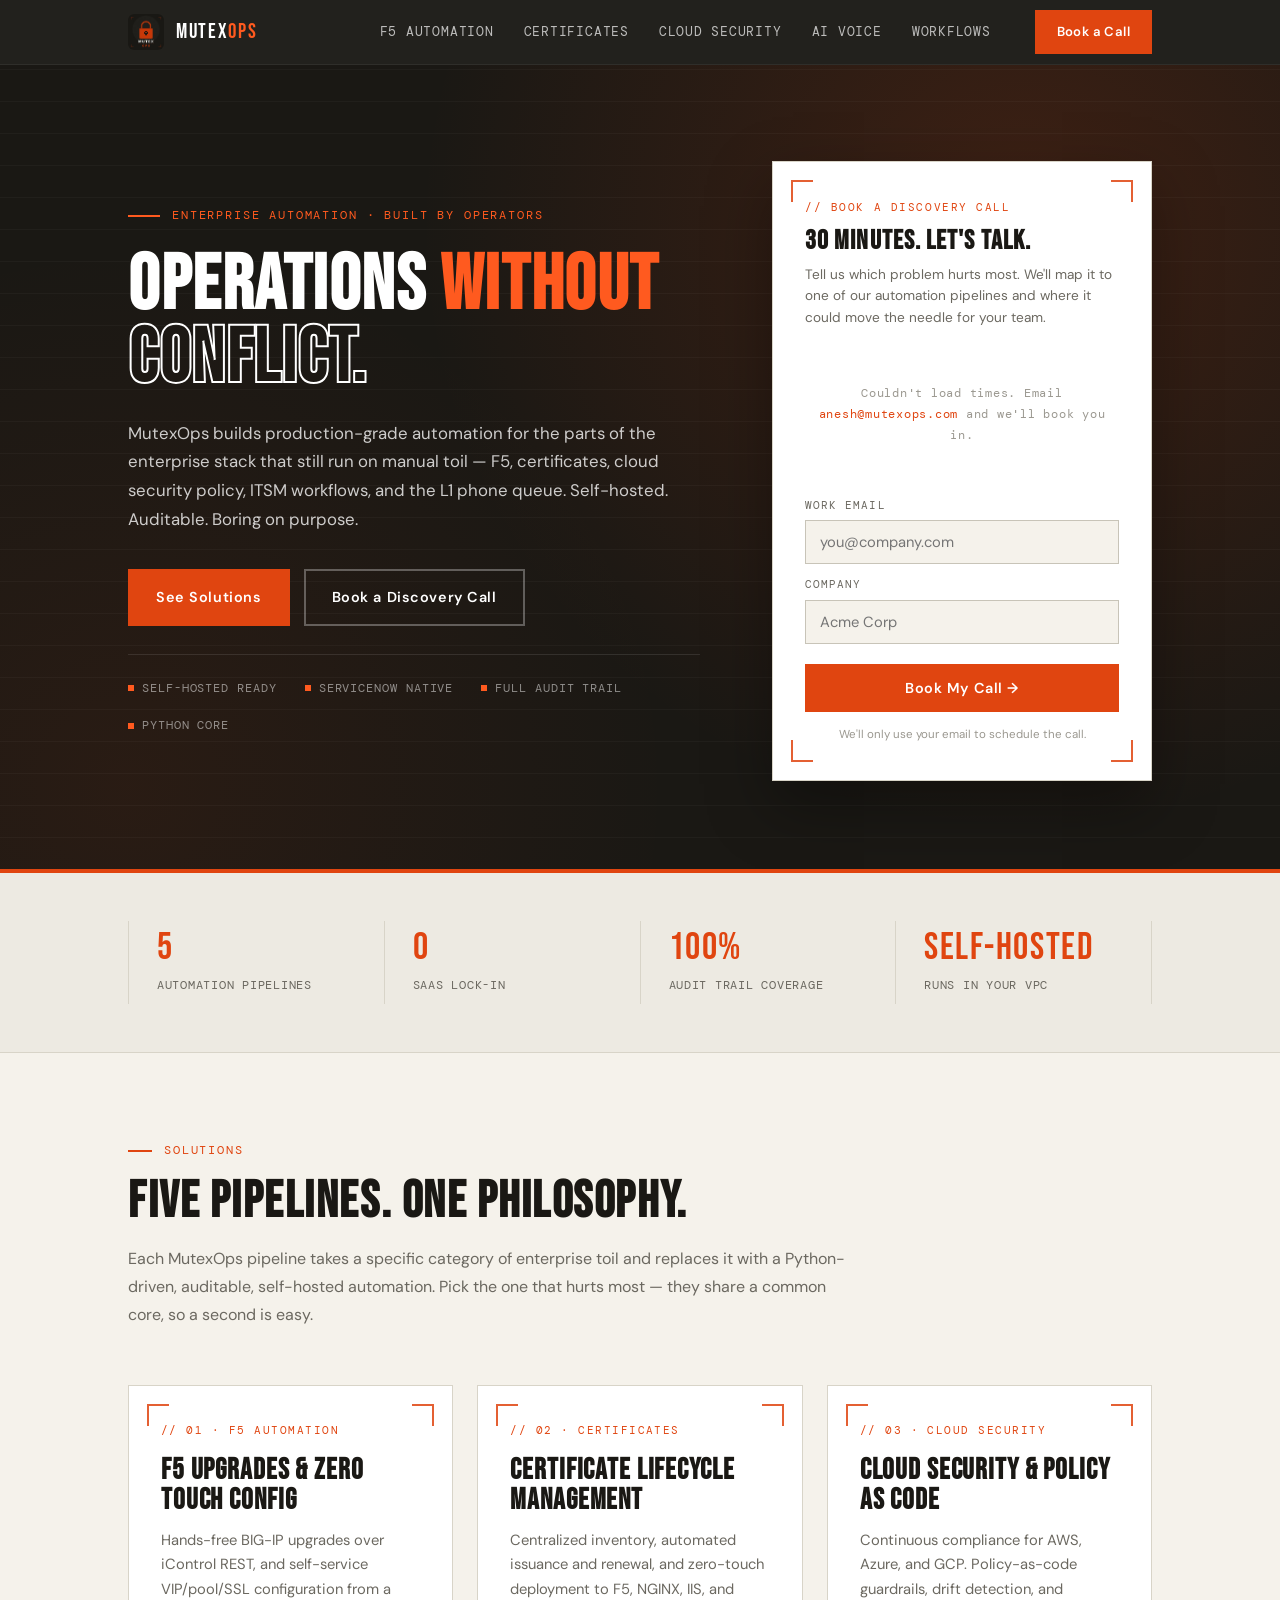
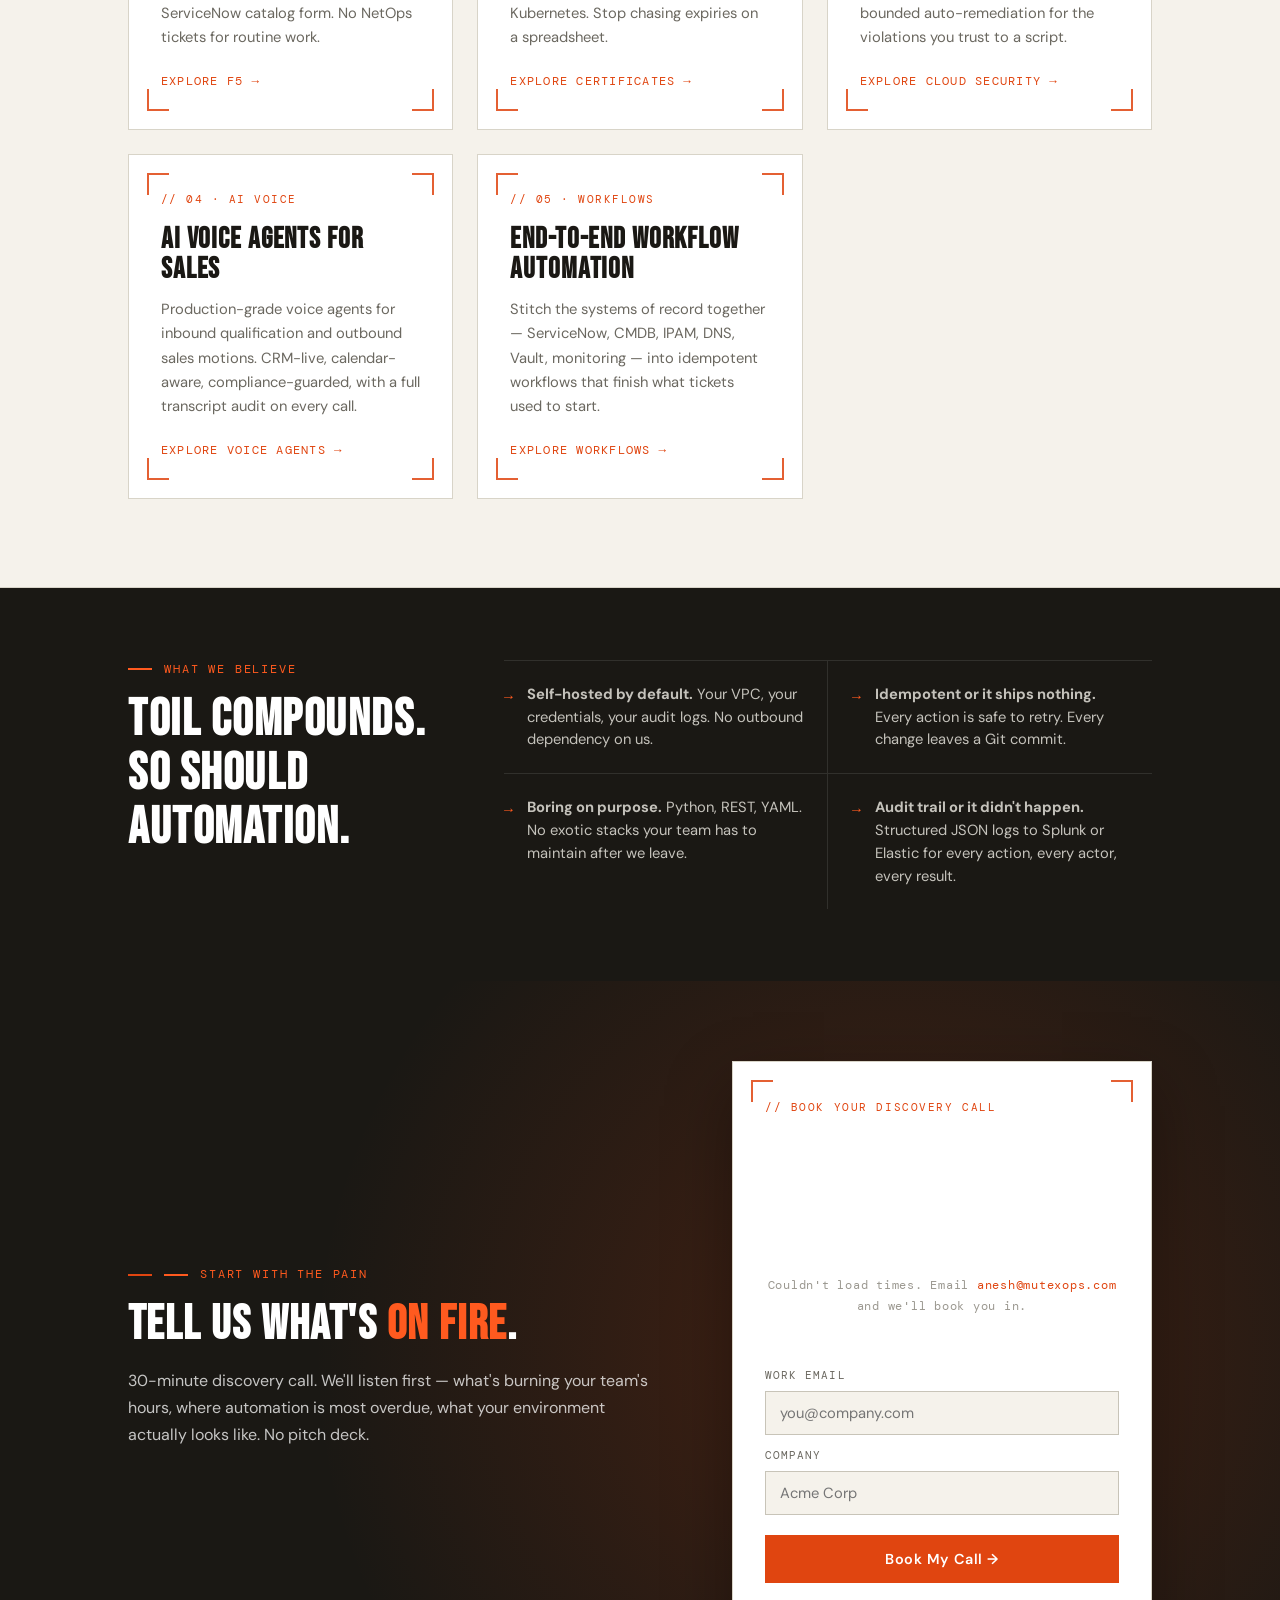
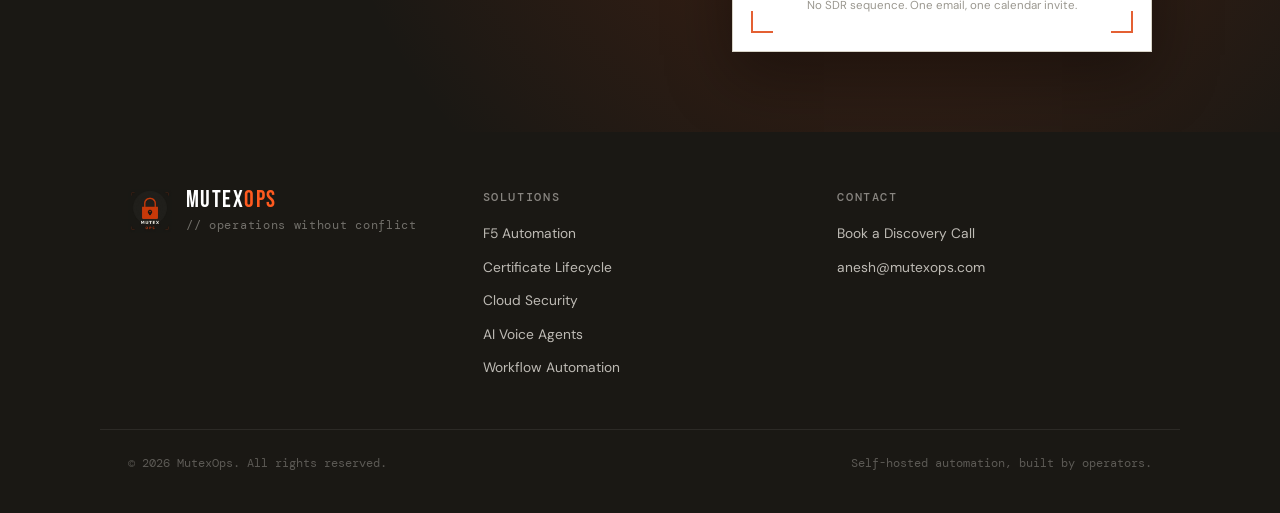
<file: index.html>
<!DOCTYPE html>
<html lang="en">
<head>
  <meta charset="UTF-8">
  <meta name="viewport" content="width=device-width, initial-scale=1.0">

  <title>MutexOps — Enterprise Automation Without the Toil</title>
  <meta name="description" content="MutexOps builds production-grade automation for enterprise NetOps and SecOps — F5, certificates, cloud security, AI voice agents, and end-to-end workflow automation.">
  <meta name="robots" content="index, follow">
  <meta name="author" content="MutexOps">
  <link rel="canonical" href="https://mutexops.com/">

  <meta property="og:type" content="website">
  <meta property="og:title" content="MutexOps — Enterprise Automation Without the Toil">
  <meta property="og:description" content="Production-grade automation for F5, certificates, cloud security, AI voice agents, and workflows.">
  <meta property="og:url" content="https://mutexops.com/">
  <meta property="og:image" content="https://mutexops.com/mutexops_logo.jpg">

  <link rel="icon" type="image/jpeg" href="mutexops_logo.jpg">

  <link rel="preconnect" href="https://fonts.googleapis.com">
  <link rel="preconnect" href="https://fonts.gstatic.com" crossorigin>
  <link href="https://fonts.googleapis.com/css2?family=DM+Mono:wght@400;500&family=Bebas+Neue&family=DM+Sans:wght@300;400;500;600;700&display=swap" rel="stylesheet">
  <link rel="stylesheet" href="assets/styles.css">
</head>
<body>

<nav aria-label="Main navigation">
  <div class="nav-inner">
    <a href="index.html" class="nav-brand">
      <img src="mutexops_logo.jpg" alt="MutexOps logo">
      <div class="nav-brand-text">MUTEX<span>OPS</span></div>
    </a>
    <div class="nav-links" id="nav-links">
      <a href="f5.html">F5 Automation</a>
      <a href="certificate-lifecycle.html">Certificates</a>
      <a href="cloud-security.html">Cloud Security</a>
      <a href="ai-voice-agents.html">AI Voice</a>
      <a href="workflow-automation.html">Workflows</a>
    </div>
    <button class="nav-toggle" aria-label="Toggle navigation">MENU</button>
    <a href="#demo" class="nav-cta">Book a Call</a>
  </div>
</nav>

<section class="hero">
  <div class="container hero-inner">
    <div>
      <div class="hero-eyebrow">
        <div class="hero-eyebrow-line"></div>
        <div class="hero-eyebrow-text">Enterprise Automation · Built by Operators</div>
      </div>

      <h1>
        Operations <span class="accent">Without</span><br>
        <span class="outline">Conflict.</span>
      </h1>

      <p class="hero-sub">
        MutexOps builds production-grade automation for the parts of the enterprise stack that still run on manual toil — F5, certificates, cloud security policy, ITSM workflows, and the L1 phone queue. Self-hosted. Auditable. Boring on purpose.
      </p>

      <div class="hero-cta-row">
        <a href="#solutions" class="hero-cta">See Solutions</a>
        <a href="#demo" class="hero-cta ghost">Book a Discovery Call</a>
      </div>

      <div class="hero-trust">
        <span>Self-Hosted Ready</span>
        <span>ServiceNow Native</span>
        <span>Full Audit Trail</span>
        <span>Python Core</span>
      </div>
    </div>

    <div class="capture-card" id="demo" data-card>
      <div class="brackets"><span></span></div>
      <div class="capture-eyebrow">// Book a Discovery Call</div>
      <h2>30 minutes. Let's talk.</h2>
      <p>Tell us which problem hurts most. We'll map it to one of our automation pipelines and where it could move the needle for your team.</p>

      <div class="form-success" data-success></div>

      <div class="picker" data-picker>
        <div class="picker-loading">Loading available times…</div>
      </div>

      <form id="demo-form" novalidate onsubmit="return submitDemo(event, 'demo-form')" data-interest="general">
        <input type="hidden" name="slot" data-slot>
        <div class="form-row">
          <label for="email-1">Work Email</label>
          <input type="email" id="email-1" name="email" placeholder="you@company.com" required autocomplete="email">
        </div>
        <div class="form-row">
          <label for="company-1">Company</label>
          <input type="text" id="company-1" name="company" placeholder="Acme Corp" required>
        </div>
        <div class="form-error" data-error></div>
        <button type="submit" class="submit-btn">Book My Call →</button>
        <div class="form-fineprint">We'll only use your email to schedule the call.</div>
      </form>
    </div>
  </div>
</section>

<div class="outcomes">
  <div class="container">
    <div class="outcomes-grid">
      <div class="outcome">
        <div class="outcome-num"><span>5</span></div>
        <div class="outcome-label">Automation pipelines</div>
      </div>
      <div class="outcome">
        <div class="outcome-num"><span>0</span></div>
        <div class="outcome-label">SaaS lock-in</div>
      </div>
      <div class="outcome">
        <div class="outcome-num"><span>100%</span></div>
        <div class="outcome-label">Audit trail coverage</div>
      </div>
      <div class="outcome">
        <div class="outcome-num"><span>Self-Hosted</span></div>
        <div class="outcome-label">Runs in your VPC</div>
      </div>
    </div>
  </div>
</div>

<section class="section" id="solutions">
  <div class="container">
    <div class="section-header">
      <div class="section-label">Solutions</div>
      <h2>Five Pipelines. One Philosophy.</h2>
      <p class="section-desc">
        Each MutexOps pipeline takes a specific category of enterprise toil and replaces it with a Python-driven, auditable, self-hosted automation. Pick the one that hurts most — they share a common core, so a second is easy.
      </p>
    </div>

    <div class="hub-grid">
      <a href="f5.html" class="hub-card">
        <div class="brackets"><span></span></div>
        <div class="hub-card-tag">// 01 · F5 Automation</div>
        <h3>F5 Upgrades & Zero Touch Config</h3>
        <p>Hands-free BIG-IP upgrades over iControl REST, and self-service VIP/pool/SSL configuration from a ServiceNow catalog form. No NetOps tickets for routine work.</p>
        <span class="hub-card-arrow">Explore F5</span>
      </a>

      <a href="certificate-lifecycle.html" class="hub-card">
        <div class="brackets"><span></span></div>
        <div class="hub-card-tag">// 02 · Certificates</div>
        <h3>Certificate Lifecycle Management</h3>
        <p>Centralized inventory, automated issuance and renewal, and zero-touch deployment to F5, NGINX, IIS, and Kubernetes. Stop chasing expiries on a spreadsheet.</p>
        <span class="hub-card-arrow">Explore Certificates</span>
      </a>

      <a href="cloud-security.html" class="hub-card">
        <div class="brackets"><span></span></div>
        <div class="hub-card-tag">// 03 · Cloud Security</div>
        <h3>Cloud Security & Policy as Code</h3>
        <p>Continuous compliance for AWS, Azure, and GCP. Policy-as-code guardrails, drift detection, and bounded auto-remediation for the violations you trust to a script.</p>
        <span class="hub-card-arrow">Explore Cloud Security</span>
      </a>

      <a href="ai-voice-agents.html" class="hub-card">
        <div class="brackets"><span></span></div>
        <div class="hub-card-tag">// 04 · AI Voice</div>
        <h3>AI Voice Agents for Sales</h3>
        <p>Production-grade voice agents for inbound qualification and outbound sales motions. CRM-live, calendar-aware, compliance-guarded, with a full transcript audit on every call.</p>
        <span class="hub-card-arrow">Explore Voice Agents</span>
      </a>

      <a href="workflow-automation.html" class="hub-card">
        <div class="brackets"><span></span></div>
        <div class="hub-card-tag">// 05 · Workflows</div>
        <h3>End-to-End Workflow Automation</h3>
        <p>Stitch the systems of record together — ServiceNow, CMDB, IPAM, DNS, Vault, monitoring — into idempotent workflows that finish what tickets used to start.</p>
        <span class="hub-card-arrow">Explore Workflows</span>
      </a>
    </div>
  </div>
</section>

<section class="problem-strip">
  <div class="container">
    <div class="problem-grid">
      <div>
        <div class="section-label">What We Believe</div>
        <h2>Toil Compounds. So Should Automation.</h2>
      </div>
      <ul class="pain-list">
        <li>
          <span class="pain-icon">→</span>
          <span><strong>Self-hosted by default.</strong> Your VPC, your credentials, your audit logs. No outbound dependency on us.</span>
        </li>
        <li>
          <span class="pain-icon">→</span>
          <span><strong>Idempotent or it ships nothing.</strong> Every action is safe to retry. Every change leaves a Git commit.</span>
        </li>
        <li>
          <span class="pain-icon">→</span>
          <span><strong>Boring on purpose.</strong> Python, REST, YAML. No exotic stacks your team has to maintain after we leave.</span>
        </li>
        <li>
          <span class="pain-icon">→</span>
          <span><strong>Audit trail or it didn't happen.</strong> Structured JSON logs to Splunk or Elastic for every action, every actor, every result.</span>
        </li>
      </ul>
    </div>
  </div>
</section>

<section class="cta-banner" id="demo2">
  <div class="cta-banner-inner">
    <div>
      <div class="section-label" style="color: var(--accent3); margin-bottom: 16px;">
        <span style="background: var(--accent3); width: 24px; height: 2px;"></span>
        Start with the Pain
      </div>
      <h2>Tell us what's <span class="accent">on fire</span>.</h2>
      <p>30-minute discovery call. We'll listen first — what's burning your team's hours, where automation is most overdue, what your environment actually looks like. No pitch deck.</p>
    </div>

    <div class="capture-card" data-card>
      <div class="brackets"><span></span></div>
      <div class="capture-eyebrow">// Book Your Discovery Call</div>
      <h2>Pick a time below.</h2>
      <p>One click. We'll follow up with a Teams invite.</p>

      <div class="form-success" data-success></div>

      <div class="picker" data-picker>
        <div class="picker-loading">Loading available times…</div>
      </div>

      <form id="demo-form-2" novalidate onsubmit="return submitDemo(event, 'demo-form-2')" data-interest="general">
        <input type="hidden" name="slot" data-slot>
        <div class="form-row">
          <label for="email-2">Work Email</label>
          <input type="email" id="email-2" name="email" placeholder="you@company.com" required autocomplete="email">
        </div>
        <div class="form-row">
          <label for="company-2">Company</label>
          <input type="text" id="company-2" name="company" placeholder="Acme Corp" required>
        </div>
        <div class="form-error" data-error></div>
        <button type="submit" class="submit-btn">Book My Call →</button>
        <div class="form-fineprint">No SDR sequence. One email, one calendar invite.</div>
      </form>
    </div>
  </div>
</section>

<footer>
  <div class="footer-inner">
    <div>
      <div class="footer-brand">
        <img src="mutexops_logo.jpg" alt="MutexOps logo">
        <div>
          <div class="footer-brand-text">MUTEX<span>OPS</span></div>
          <div class="footer-tagline">// operations without conflict</div>
        </div>
      </div>
    </div>
    <div class="footer-col">
      <h4>Solutions</h4>
      <ul>
        <li><a href="f5.html">F5 Automation</a></li>
        <li><a href="certificate-lifecycle.html">Certificate Lifecycle</a></li>
        <li><a href="cloud-security.html">Cloud Security</a></li>
        <li><a href="ai-voice-agents.html">AI Voice Agents</a></li>
        <li><a href="workflow-automation.html">Workflow Automation</a></li>
      </ul>
    </div>
    <div class="footer-col">
      <h4>Contact</h4>
      <ul>
        <li><a href="#demo">Book a Discovery Call</a></li>
        <li><a href="mailto:anesh@mutexops.com">anesh@mutexops.com</a></li>
      </ul>
    </div>
  </div>
  <div class="footer-bottom">
    <div class="footer-copy">© 2026 MutexOps. All rights reserved.</div>
    <div class="footer-copy">Self-hosted automation, built by operators.</div>
  </div>
</footer>

<script src="assets/booking.js"></script>
</body>
</html>
</file>
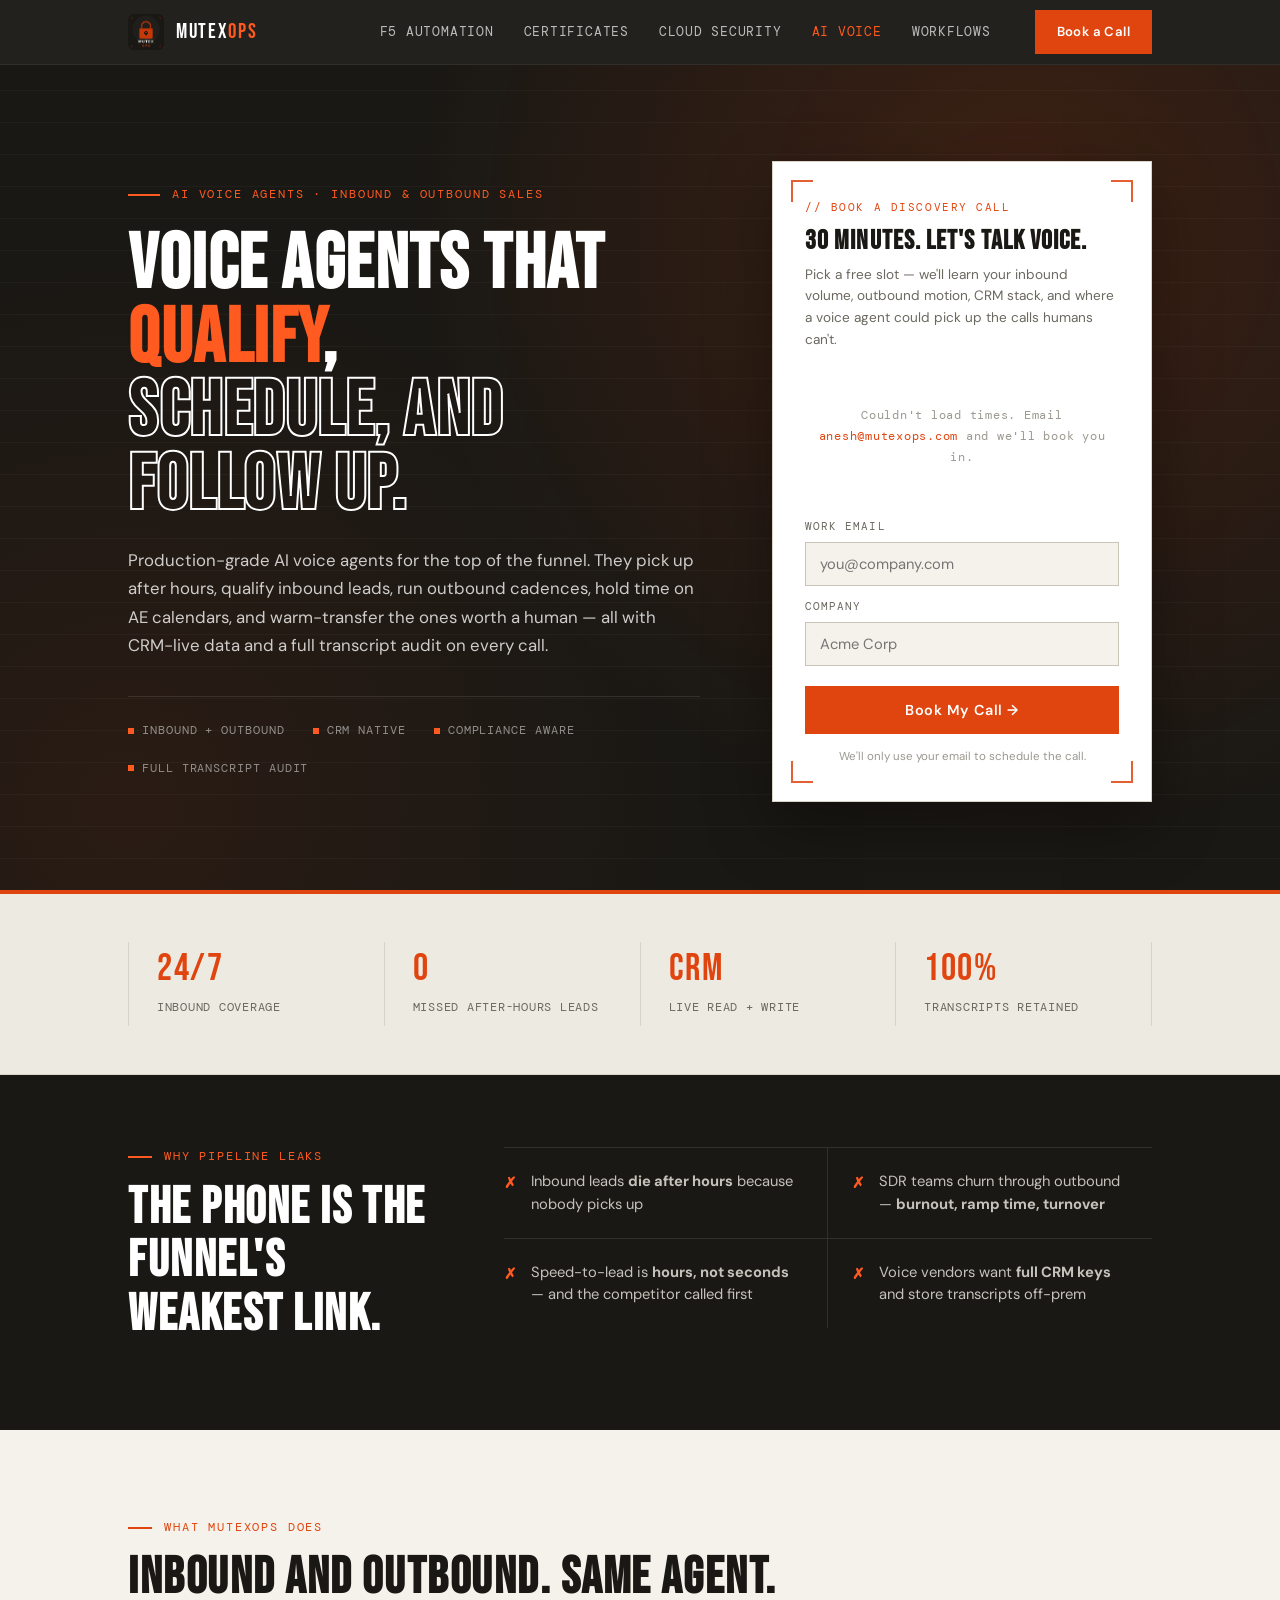
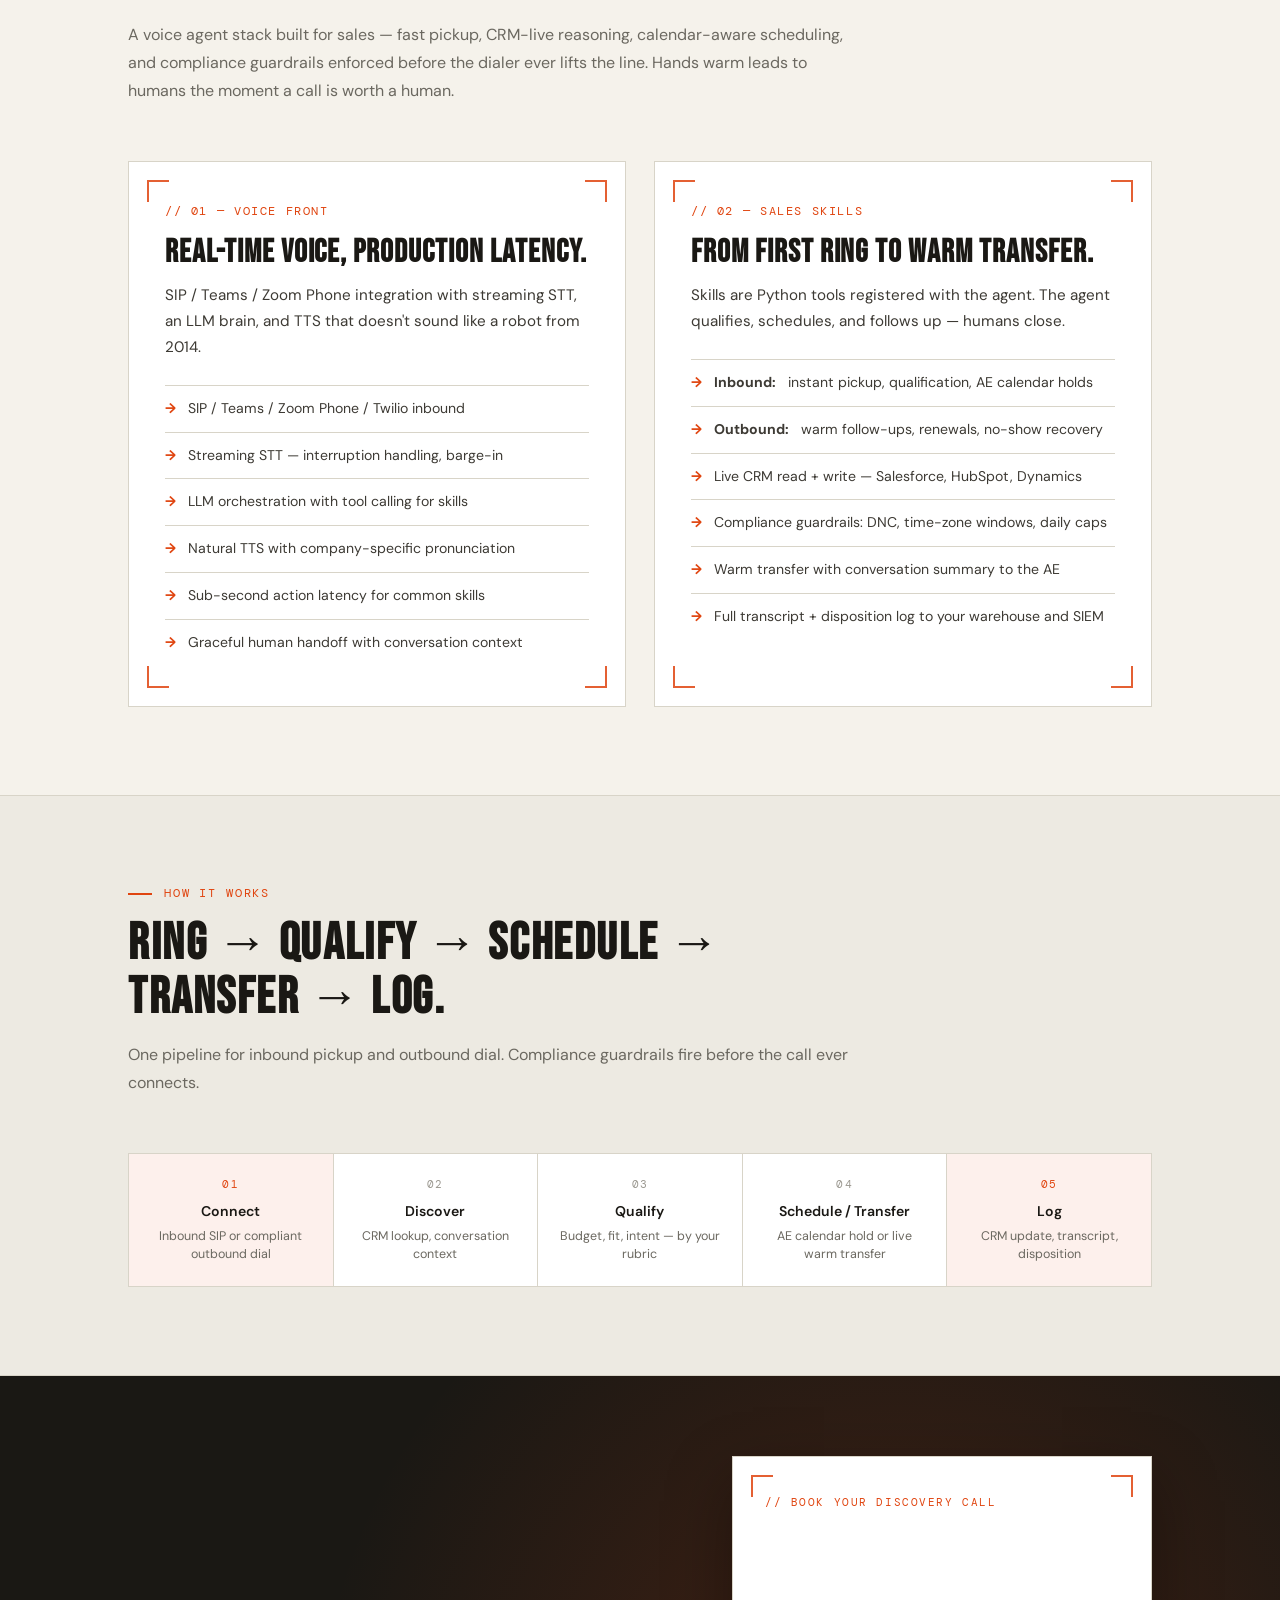
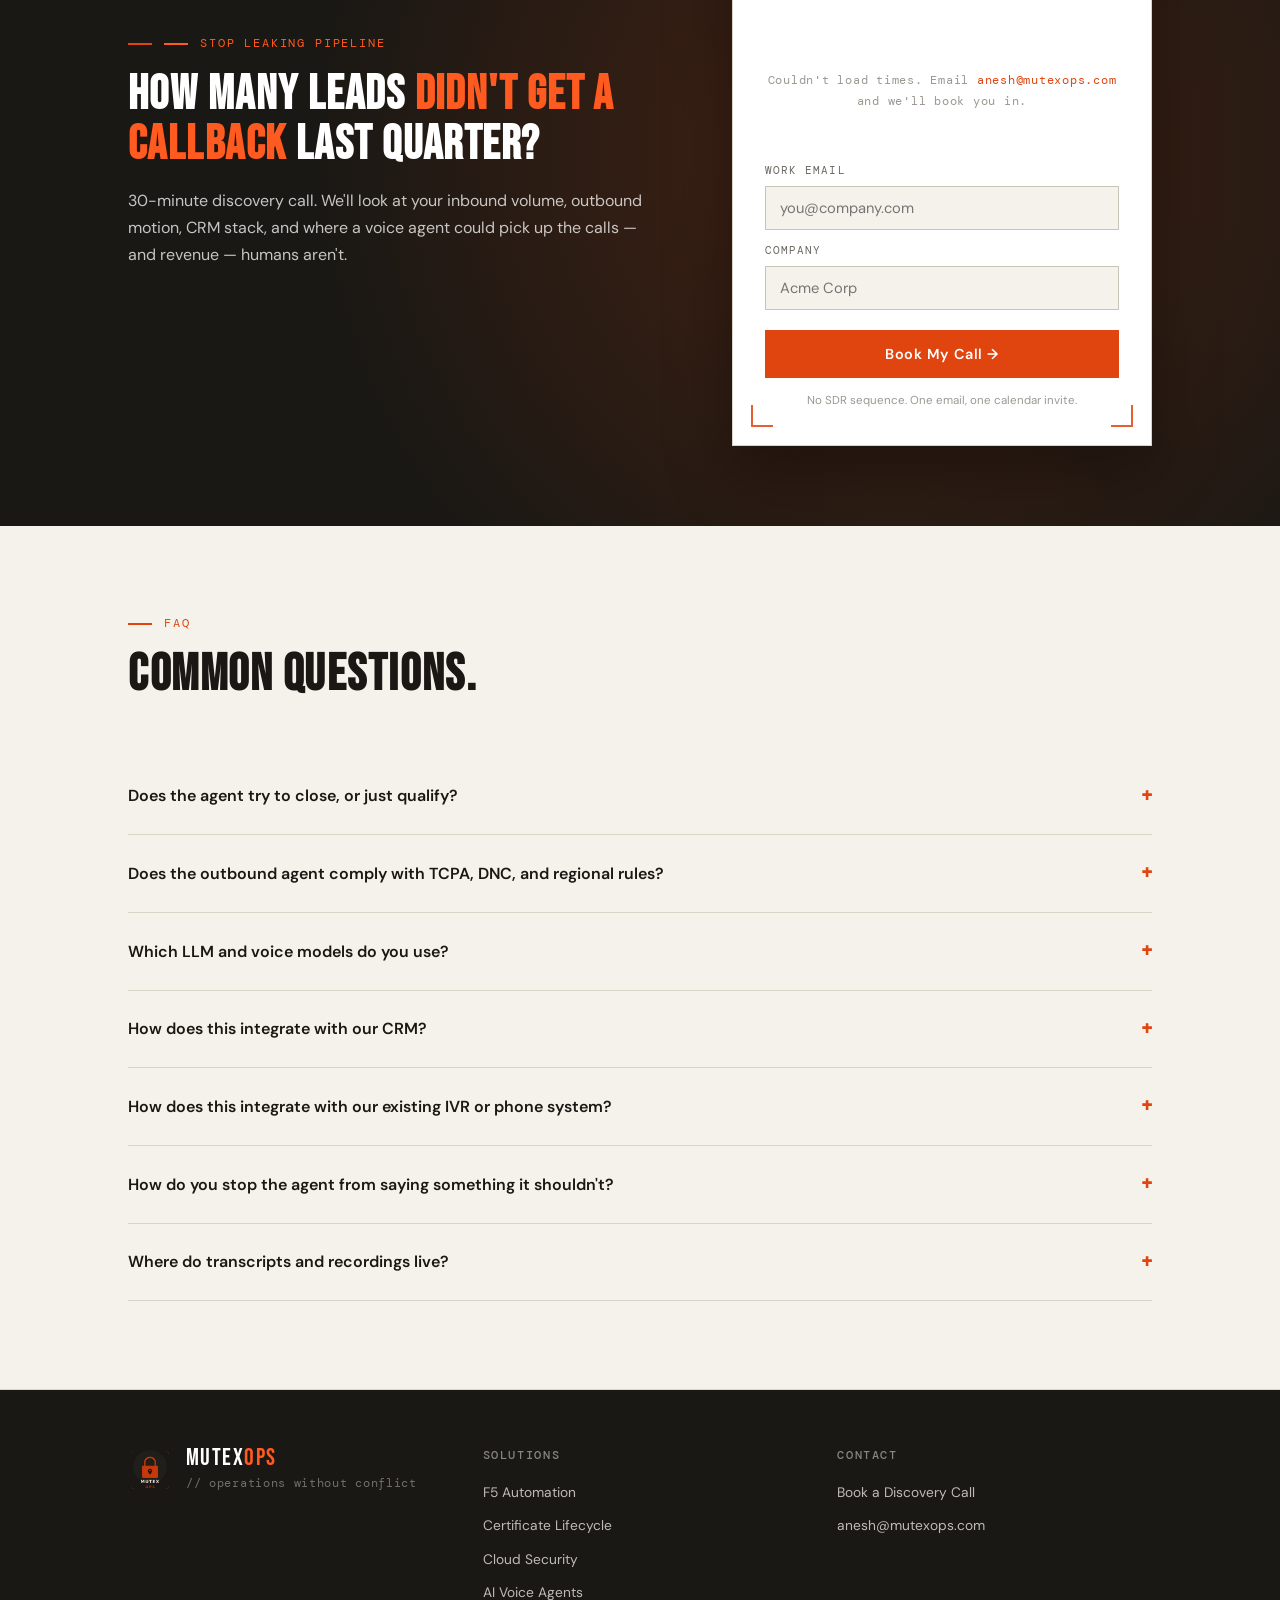
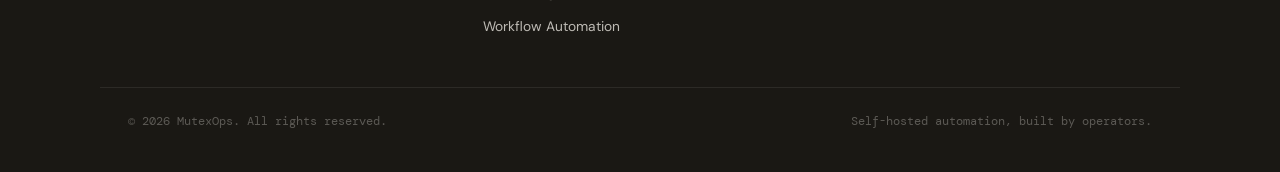
<file: ai-voice-agents.html>
<!DOCTYPE html>
<html lang="en">
<head>
  <meta charset="UTF-8">
  <meta name="viewport" content="width=device-width, initial-scale=1.0">

  <title>AI Voice Agents — Inbound & Outbound Sales | MutexOps</title>
  <meta name="description" content="Production-grade AI voice agents for inbound qualification and outbound sales motions. CRM-integrated, compliance-aware, full transcript audit. Self-hosted.">
  <meta name="robots" content="index, follow">
  <meta name="author" content="MutexOps">
  <link rel="canonical" href="https://mutexops.com/ai-voice-agents.html">

  <meta property="og:type" content="website">
  <meta property="og:title" content="AI Voice Agents — Inbound & Outbound Sales | MutexOps">
  <meta property="og:description" content="Voice agents that pick up, qualify, schedule, and follow up — for the sales motion you can't keep staffed.">
  <meta property="og:url" content="https://mutexops.com/ai-voice-agents.html">
  <meta property="og:image" content="https://mutexops.com/mutexops_logo.jpg">

  <link rel="icon" type="image/jpeg" href="mutexops_logo.jpg">

  <link rel="preconnect" href="https://fonts.googleapis.com">
  <link rel="preconnect" href="https://fonts.gstatic.com" crossorigin>
  <link href="https://fonts.googleapis.com/css2?family=DM+Mono:wght@400;500&family=Bebas+Neue&family=DM+Sans:wght@300;400;500;600;700&display=swap" rel="stylesheet">
  <link rel="stylesheet" href="assets/styles.css">
</head>
<body>

<nav aria-label="Main navigation">
  <div class="nav-inner">
    <a href="index.html" class="nav-brand">
      <img src="mutexops_logo.jpg" alt="MutexOps logo">
      <div class="nav-brand-text">MUTEX<span>OPS</span></div>
    </a>
    <div class="nav-links" id="nav-links">
      <a href="f5.html">F5 Automation</a>
      <a href="certificate-lifecycle.html">Certificates</a>
      <a href="cloud-security.html">Cloud Security</a>
      <a href="ai-voice-agents.html" class="active">AI Voice</a>
      <a href="workflow-automation.html">Workflows</a>
    </div>
    <button class="nav-toggle" aria-label="Toggle navigation">MENU</button>
    <a href="#demo" class="nav-cta">Book a Call</a>
  </div>
</nav>

<section class="hero">
  <div class="container hero-inner">
    <div>
      <div class="hero-eyebrow">
        <div class="hero-eyebrow-line"></div>
        <div class="hero-eyebrow-text">AI Voice Agents · Inbound & Outbound Sales</div>
      </div>

      <h1>
        Voice Agents That <span class="accent">Qualify</span>,<br>
        <span class="outline">Schedule, and Follow Up.</span>
      </h1>

      <p class="hero-sub">
        Production-grade AI voice agents for the top of the funnel. They pick up after hours, qualify inbound leads, run outbound cadences, hold time on AE calendars, and warm-transfer the ones worth a human — all with CRM-live data and a full transcript audit on every call.
      </p>

      <div class="hero-trust">
        <span>Inbound + Outbound</span>
        <span>CRM Native</span>
        <span>Compliance Aware</span>
        <span>Full Transcript Audit</span>
      </div>
    </div>

    <div class="capture-card" id="demo" data-card>
      <div class="brackets"><span></span></div>
      <div class="capture-eyebrow">// Book a Discovery Call</div>
      <h2>30 minutes. Let's talk voice.</h2>
      <p>Pick a free slot — we'll learn your inbound volume, outbound motion, CRM stack, and where a voice agent could pick up the calls humans can't.</p>

      <div class="form-success" data-success></div>

      <div class="picker" data-picker>
        <div class="picker-loading">Loading available times…</div>
      </div>

      <form id="demo-form" novalidate onsubmit="return submitDemo(event, 'demo-form')" data-interest="ai-voice">
        <input type="hidden" name="slot" data-slot>
        <div class="form-row">
          <label for="email-1">Work Email</label>
          <input type="email" id="email-1" name="email" placeholder="you@company.com" required autocomplete="email">
        </div>
        <div class="form-row">
          <label for="company-1">Company</label>
          <input type="text" id="company-1" name="company" placeholder="Acme Corp" required>
        </div>
        <div class="form-error" data-error></div>
        <button type="submit" class="submit-btn">Book My Call →</button>
        <div class="form-fineprint">We'll only use your email to schedule the call.</div>
      </form>
    </div>
  </div>
</section>

<div class="outcomes">
  <div class="container">
    <div class="outcomes-grid">
      <div class="outcome">
        <div class="outcome-num"><span>24/7</span></div>
        <div class="outcome-label">Inbound coverage</div>
      </div>
      <div class="outcome">
        <div class="outcome-num"><span>0</span></div>
        <div class="outcome-label">Missed after-hours leads</div>
      </div>
      <div class="outcome">
        <div class="outcome-num"><span>CRM</span></div>
        <div class="outcome-label">Live read + write</div>
      </div>
      <div class="outcome">
        <div class="outcome-num"><span>100%</span></div>
        <div class="outcome-label">Transcripts retained</div>
      </div>
    </div>
  </div>
</div>

<section class="problem-strip">
  <div class="container">
    <div class="problem-grid">
      <div>
        <div class="section-label">Why Pipeline Leaks</div>
        <h2>The Phone Is the Funnel's Weakest Link.</h2>
      </div>
      <ul class="pain-list">
        <li>
          <span class="pain-icon">✗</span>
          <span>Inbound leads <strong>die after hours</strong> because nobody picks up</span>
        </li>
        <li>
          <span class="pain-icon">✗</span>
          <span>SDR teams churn through outbound — <strong>burnout, ramp time, turnover</strong></span>
        </li>
        <li>
          <span class="pain-icon">✗</span>
          <span>Speed-to-lead is <strong>hours, not seconds</strong> — and the competitor called first</span>
        </li>
        <li>
          <span class="pain-icon">✗</span>
          <span>Voice vendors want <strong>full CRM keys</strong> and store transcripts off-prem</span>
        </li>
      </ul>
    </div>
  </div>
</section>

<section class="section" id="solution">
  <div class="container">
    <div class="section-header">
      <div class="section-label">What MutexOps Does</div>
      <h2>Inbound and Outbound. Same Agent.</h2>
      <p class="section-desc">
        A voice agent stack built for sales — fast pickup, CRM-live reasoning, calendar-aware scheduling, and compliance guardrails enforced before the dialer ever lifts the line. Hands warm leads to humans the moment a call is worth a human.
      </p>
    </div>

    <div class="solution-grid">
      <div class="solution-card">
        <div class="brackets"><span></span></div>
        <div class="solution-card-num">// 01 — VOICE FRONT</div>
        <h3>Real-Time Voice, Production Latency.</h3>
        <p class="lead">SIP / Teams / Zoom Phone integration with streaming STT, an LLM brain, and TTS that doesn't sound like a robot from 2014.</p>
        <ul>
          <li>SIP / Teams / Zoom Phone / Twilio inbound</li>
          <li>Streaming STT — interruption handling, barge-in</li>
          <li>LLM orchestration with tool calling for skills</li>
          <li>Natural TTS with company-specific pronunciation</li>
          <li>Sub-second action latency for common skills</li>
          <li>Graceful human handoff with conversation context</li>
        </ul>
      </div>

      <div class="solution-card">
        <div class="brackets"><span></span></div>
        <div class="solution-card-num">// 02 — SALES SKILLS</div>
        <h3>From First Ring to Warm Transfer.</h3>
        <p class="lead">Skills are Python tools registered with the agent. The agent qualifies, schedules, and follows up — humans close.</p>
        <ul>
          <li><strong>Inbound:</strong> instant pickup, qualification, AE calendar holds</li>
          <li><strong>Outbound:</strong> warm follow-ups, renewals, no-show recovery</li>
          <li>Live CRM read + write — Salesforce, HubSpot, Dynamics</li>
          <li>Compliance guardrails: DNC, time-zone windows, daily caps</li>
          <li>Warm transfer with conversation summary to the AE</li>
          <li>Full transcript + disposition log to your warehouse and SIEM</li>
        </ul>
      </div>
    </div>
  </div>
</section>

<section class="section" style="background: var(--bg2);" id="how">
  <div class="container">
    <div class="section-header">
      <div class="section-label">How It Works</div>
      <h2>Ring → Qualify → Schedule → Transfer → Log.</h2>
      <p class="section-desc">One pipeline for inbound pickup and outbound dial. Compliance guardrails fire before the call ever connects.</p>
    </div>

    <div class="flow-diagram" role="list" aria-label="Voice agent pipeline">
      <div class="flow-step active" role="listitem">
        <div class="flow-step-num">01</div>
        <div class="flow-step-title">Connect</div>
        <div class="flow-step-sub">Inbound SIP or compliant outbound dial</div>
      </div>
      <div class="flow-step" role="listitem">
        <div class="flow-step-num">02</div>
        <div class="flow-step-title">Discover</div>
        <div class="flow-step-sub">CRM lookup, conversation context</div>
      </div>
      <div class="flow-step" role="listitem">
        <div class="flow-step-num">03</div>
        <div class="flow-step-title">Qualify</div>
        <div class="flow-step-sub">Budget, fit, intent — by your rubric</div>
      </div>
      <div class="flow-step" role="listitem">
        <div class="flow-step-num">04</div>
        <div class="flow-step-title">Schedule / Transfer</div>
        <div class="flow-step-sub">AE calendar hold or live warm transfer</div>
      </div>
      <div class="flow-step active" role="listitem">
        <div class="flow-step-num">05</div>
        <div class="flow-step-title">Log</div>
        <div class="flow-step-sub">CRM update, transcript, disposition</div>
      </div>
    </div>
  </div>
</section>

<section class="cta-banner" id="demo2">
  <div class="cta-banner-inner">
    <div>
      <div class="section-label" style="color: var(--accent3); margin-bottom: 16px;">
        <span style="background: var(--accent3); width: 24px; height: 2px;"></span>
        Stop Leaking Pipeline
      </div>
      <h2>How many leads <span class="accent">didn't get a callback</span> last quarter?</h2>
      <p>30-minute discovery call. We'll look at your inbound volume, outbound motion, CRM stack, and where a voice agent could pick up the calls — and revenue — humans aren't.</p>
    </div>

    <div class="capture-card" data-card>
      <div class="brackets"><span></span></div>
      <div class="capture-eyebrow">// Book Your Discovery Call</div>
      <h2>Pick a time below.</h2>
      <p>One click. We'll follow up with a Teams invite.</p>

      <div class="form-success" data-success></div>

      <div class="picker" data-picker>
        <div class="picker-loading">Loading available times…</div>
      </div>

      <form id="demo-form-2" novalidate onsubmit="return submitDemo(event, 'demo-form-2')" data-interest="ai-voice">
        <input type="hidden" name="slot" data-slot>
        <div class="form-row">
          <label for="email-2">Work Email</label>
          <input type="email" id="email-2" name="email" placeholder="you@company.com" required autocomplete="email">
        </div>
        <div class="form-row">
          <label for="company-2">Company</label>
          <input type="text" id="company-2" name="company" placeholder="Acme Corp" required>
        </div>
        <div class="form-error" data-error></div>
        <button type="submit" class="submit-btn">Book My Call →</button>
        <div class="form-fineprint">No SDR sequence. One email, one calendar invite.</div>
      </form>
    </div>
  </div>
</section>

<section class="section" id="faq">
  <div class="container">
    <div class="section-header">
      <div class="section-label">FAQ</div>
      <h2>Common Questions.</h2>
    </div>

    <div itemscope itemtype="https://schema.org/FAQPage">
      <div class="faq-item" itemscope itemprop="mainEntity" itemtype="https://schema.org/Question">
        <div class="faq-q" onclick="toggleFaq(this)" role="button" tabindex="0" aria-expanded="false">
          <span itemprop="name">Does the agent try to close, or just qualify?</span>
          <span class="faq-arrow">+</span>
        </div>
        <div class="faq-a" itemscope itemprop="acceptedAnswer" itemtype="https://schema.org/Answer">
          <p itemprop="text">Qualify and schedule — humans close. The agent runs your qualification rubric, books time on the right AE's calendar, and warm-transfers when there's enough fit to justify a human. Pricing negotiation, contracts, and anything that creates a commitment stays with people, not the model.</p>
        </div>
      </div>

      <div class="faq-item" itemscope itemprop="mainEntity" itemtype="https://schema.org/Question">
        <div class="faq-q" onclick="toggleFaq(this)" role="button" tabindex="0" aria-expanded="false">
          <span itemprop="name">Does the outbound agent comply with TCPA, DNC, and regional rules?</span>
          <span class="faq-arrow">+</span>
        </div>
        <div class="faq-a" itemscope itemprop="acceptedAnswer" itemtype="https://schema.org/Answer">
          <p itemprop="text">Yes — compliance is enforced before the dialer ever lifts the line. DNC list checks (national and internal), time-zone-aware calling windows, per-number daily cap, mandatory AI-identification on connect, and configurable jurisdiction rules. Every call leaves a transcript and disposition log for audit.</p>
        </div>
      </div>

      <div class="faq-item" itemscope itemprop="mainEntity" itemtype="https://schema.org/Question">
        <div class="faq-q" onclick="toggleFaq(this)" role="button" tabindex="0" aria-expanded="false">
          <span itemprop="name">Which LLM and voice models do you use?</span>
          <span class="faq-arrow">+</span>
        </div>
        <div class="faq-a" itemscope itemprop="acceptedAnswer" itemtype="https://schema.org/Answer">
          <p itemprop="text">Pluggable. We have reference configs for Claude (via Bedrock or Anthropic API), OpenAI, and Azure OpenAI for the orchestration LLM, plus the corresponding voice models. For regulated environments we support Bedrock and Azure OpenAI exclusively so calls never leave your cloud boundary.</p>
        </div>
      </div>

      <div class="faq-item" itemscope itemprop="mainEntity" itemtype="https://schema.org/Question">
        <div class="faq-q" onclick="toggleFaq(this)" role="button" tabindex="0" aria-expanded="false">
          <span itemprop="name">How does this integrate with our CRM?</span>
          <span class="faq-arrow">+</span>
        </div>
        <div class="faq-a" itemscope itemprop="acceptedAnswer" itemtype="https://schema.org/Answer">
          <p itemprop="text">Live read and write. We have first-party connectors for Salesforce, HubSpot, and Dynamics 365 — lead lookup, account context, opportunity updates, activity logging, calendar holds. Authentication is via OAuth on a service principal you control, with scoped permissions per skill.</p>
        </div>
      </div>

      <div class="faq-item" itemscope itemprop="mainEntity" itemtype="https://schema.org/Question">
        <div class="faq-q" onclick="toggleFaq(this)" role="button" tabindex="0" aria-expanded="false">
          <span itemprop="name">How does this integrate with our existing IVR or phone system?</span>
          <span class="faq-arrow">+</span>
        </div>
        <div class="faq-a" itemscope itemprop="acceptedAnswer" itemtype="https://schema.org/Answer">
          <p itemprop="text">SIP inbound for any modern phone system — Twilio, Genesys, Five9, Talkdesk, Teams Phone, Zoom Phone. The agent can answer first and warm-transfer to a human queue, or sit behind a menu option as a specialist skill. Outbound dials through your existing trunk so caller ID and rates stay yours.</p>
        </div>
      </div>

      <div class="faq-item" itemscope itemprop="mainEntity" itemtype="https://schema.org/Question">
        <div class="faq-q" onclick="toggleFaq(this)" role="button" tabindex="0" aria-expanded="false">
          <span itemprop="name">How do you stop the agent from saying something it shouldn't?</span>
          <span class="faq-arrow">+</span>
        </div>
        <div class="faq-a" itemscope itemprop="acceptedAnswer" itemtype="https://schema.org/Answer">
          <p itemprop="text">Hard constraints, not soft prompts. The agent quotes pricing only from a structured rate card, never invents product features, and refuses to make commitments outside an explicit scope. Anything off-script triggers a warm transfer. Every transcript runs through a post-call review to catch drift early.</p>
        </div>
      </div>

      <div class="faq-item" itemscope itemprop="mainEntity" itemtype="https://schema.org/Question">
        <div class="faq-q" onclick="toggleFaq(this)" role="button" tabindex="0" aria-expanded="false">
          <span itemprop="name">Where do transcripts and recordings live?</span>
          <span class="faq-arrow">+</span>
        </div>
        <div class="faq-a" itemscope itemprop="acceptedAnswer" itemtype="https://schema.org/Answer">
          <p itemprop="text">In your storage. Transcripts and audio land in your S3 / Azure Blob / GCS bucket with your retention and KMS keys. Structured action logs go to your warehouse and SIEM. MutexOps doesn't retain call media on our side.</p>
        </div>
      </div>
    </div>
  </div>
</section>

<footer>
  <div class="footer-inner">
    <div>
      <div class="footer-brand">
        <img src="mutexops_logo.jpg" alt="MutexOps logo">
        <div>
          <div class="footer-brand-text">MUTEX<span>OPS</span></div>
          <div class="footer-tagline">// operations without conflict</div>
        </div>
      </div>
    </div>
    <div class="footer-col">
      <h4>Solutions</h4>
      <ul>
        <li><a href="f5.html">F5 Automation</a></li>
        <li><a href="certificate-lifecycle.html">Certificate Lifecycle</a></li>
        <li><a href="cloud-security.html">Cloud Security</a></li>
        <li><a href="ai-voice-agents.html">AI Voice Agents</a></li>
        <li><a href="workflow-automation.html">Workflow Automation</a></li>
      </ul>
    </div>
    <div class="footer-col">
      <h4>Contact</h4>
      <ul>
        <li><a href="#demo">Book a Discovery Call</a></li>
        <li><a href="mailto:anesh@mutexops.com">anesh@mutexops.com</a></li>
      </ul>
    </div>
  </div>
  <div class="footer-bottom">
    <div class="footer-copy">© 2026 MutexOps. All rights reserved.</div>
    <div class="footer-copy">Self-hosted automation, built by operators.</div>
  </div>
</footer>

<script src="assets/booking.js"></script>
</body>
</html>
</file>
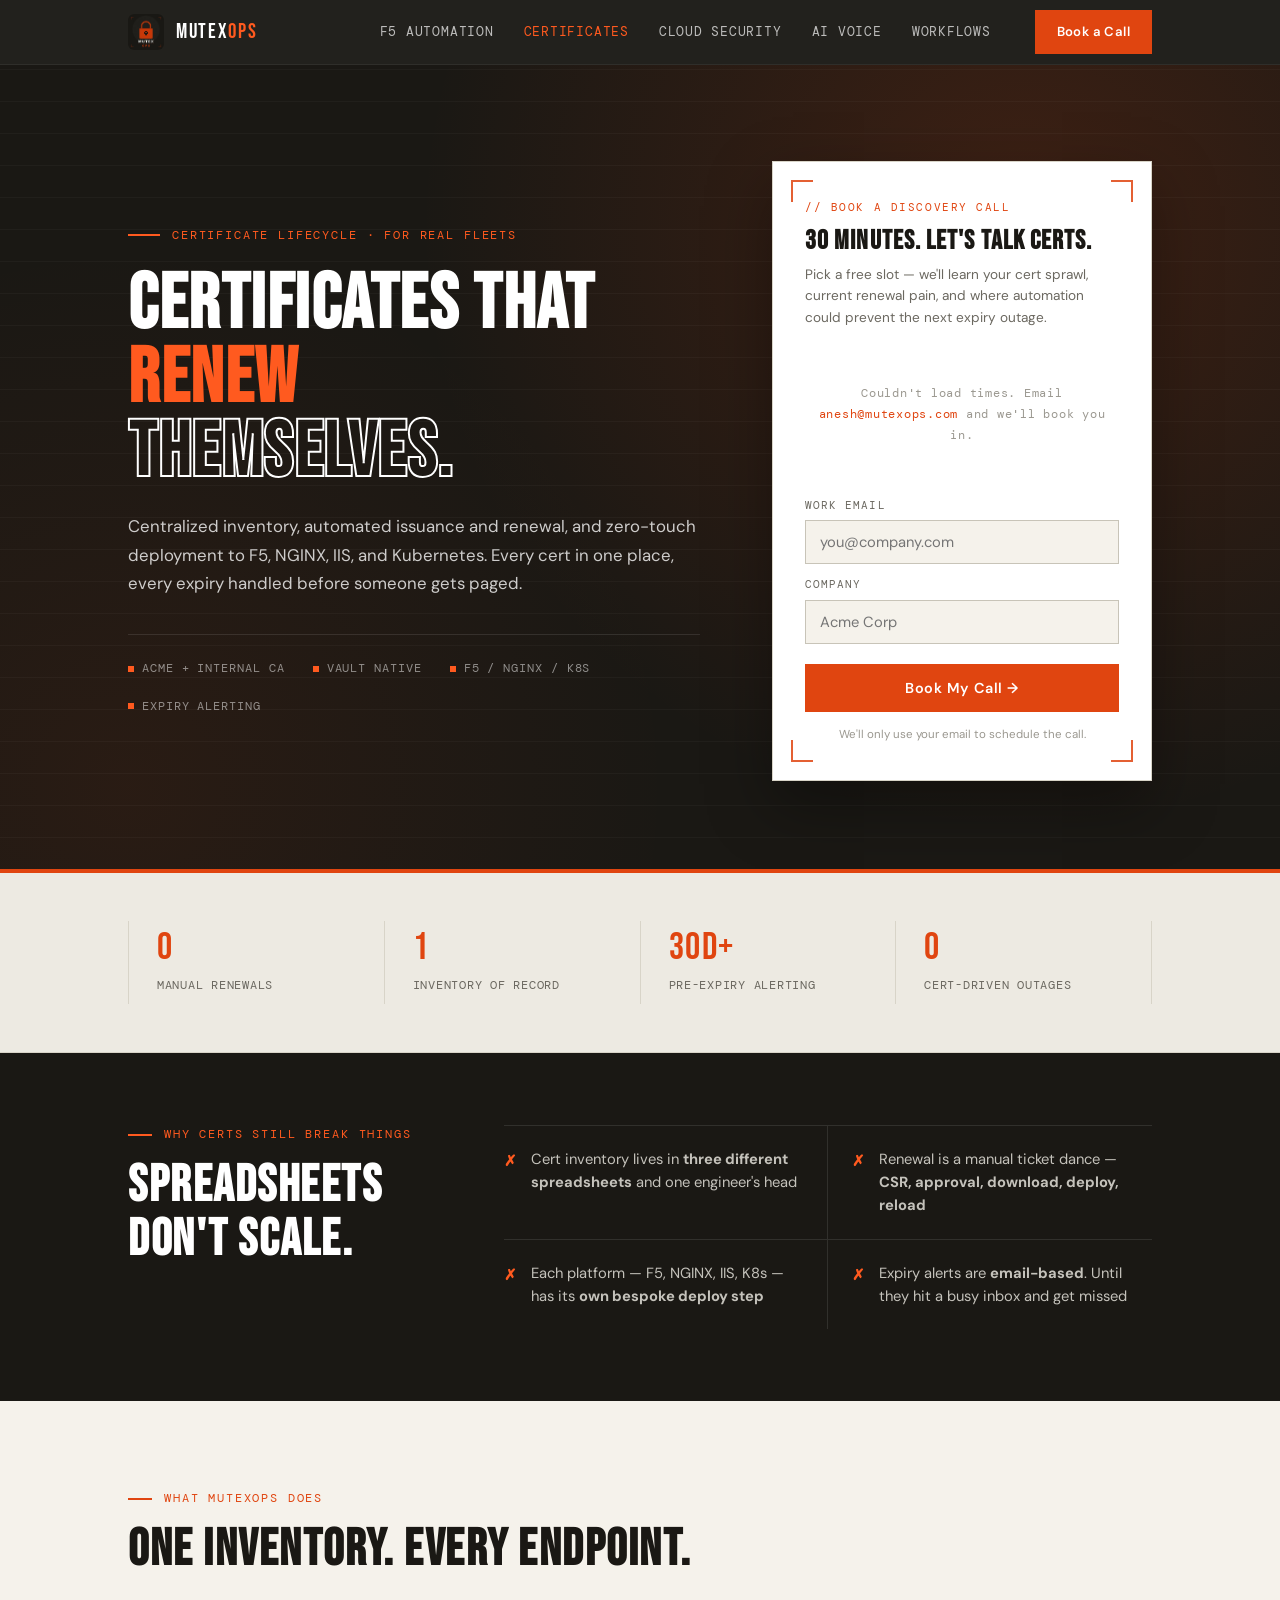
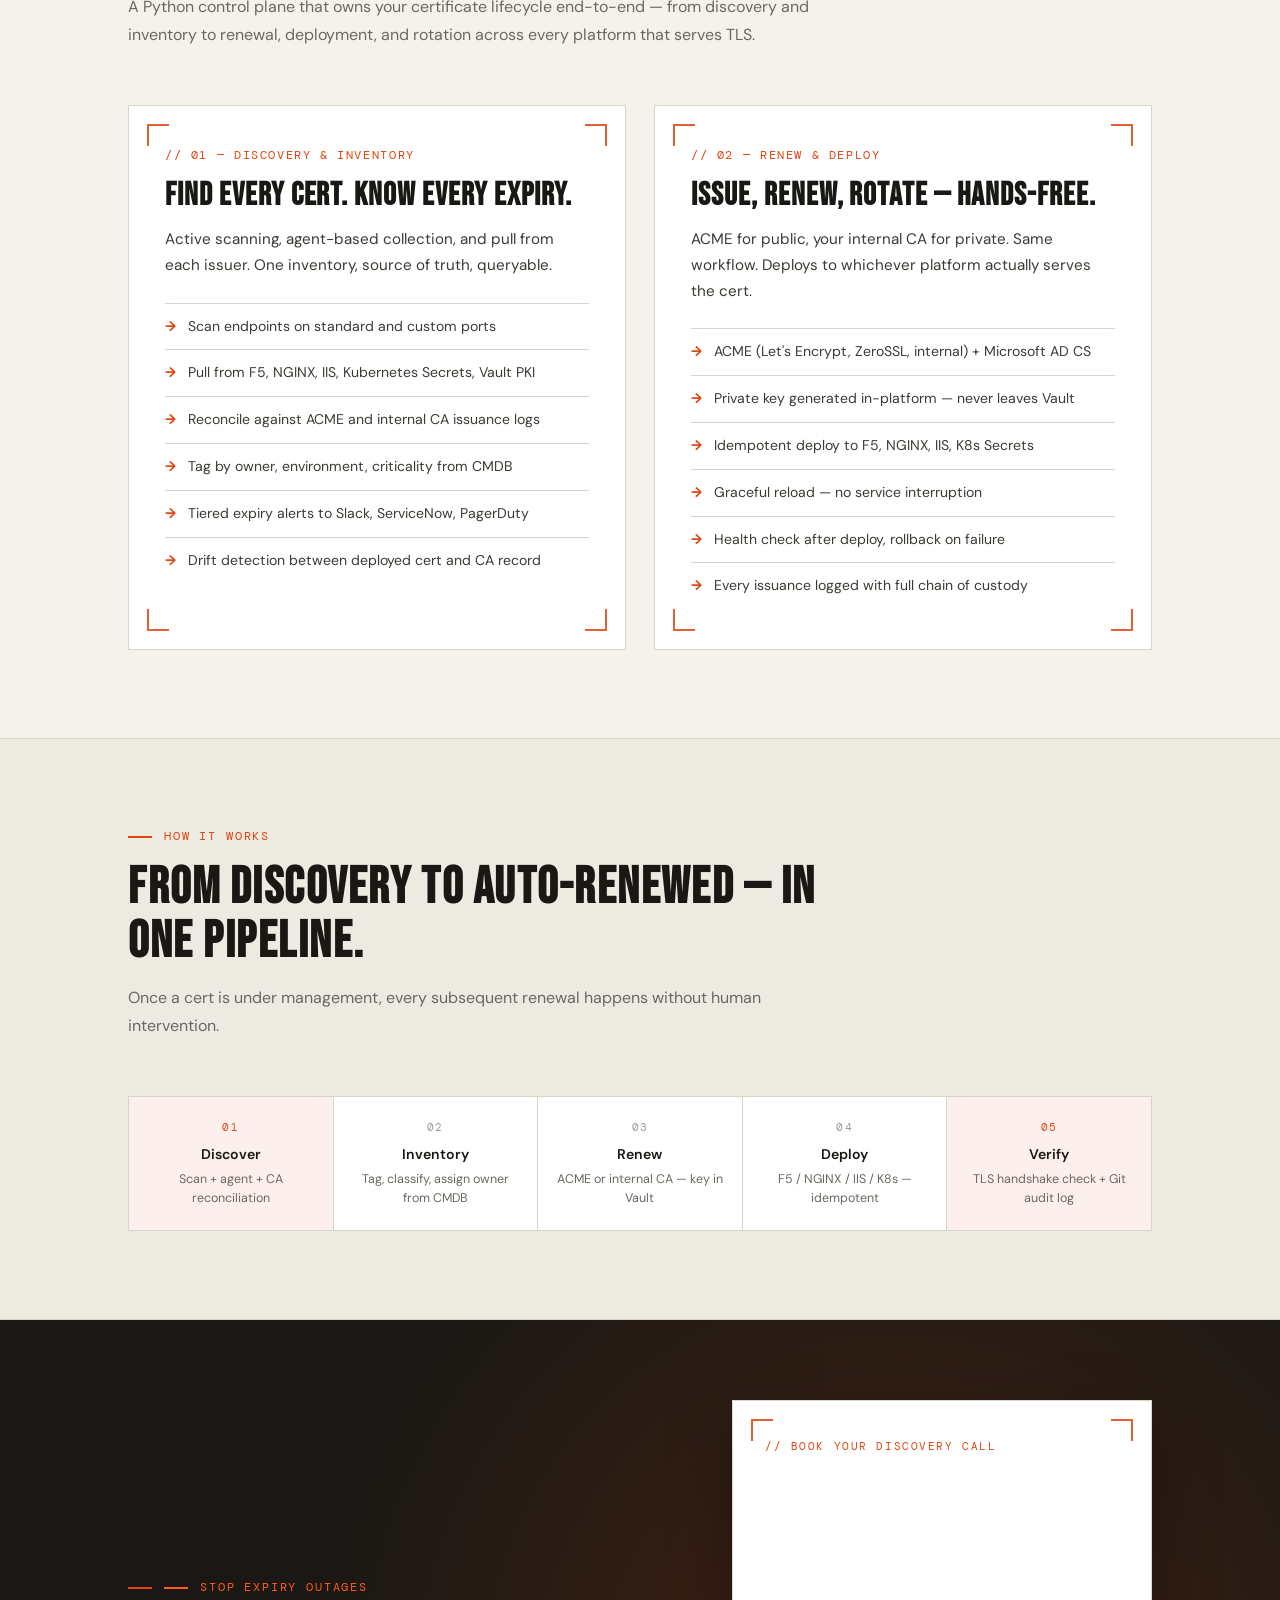
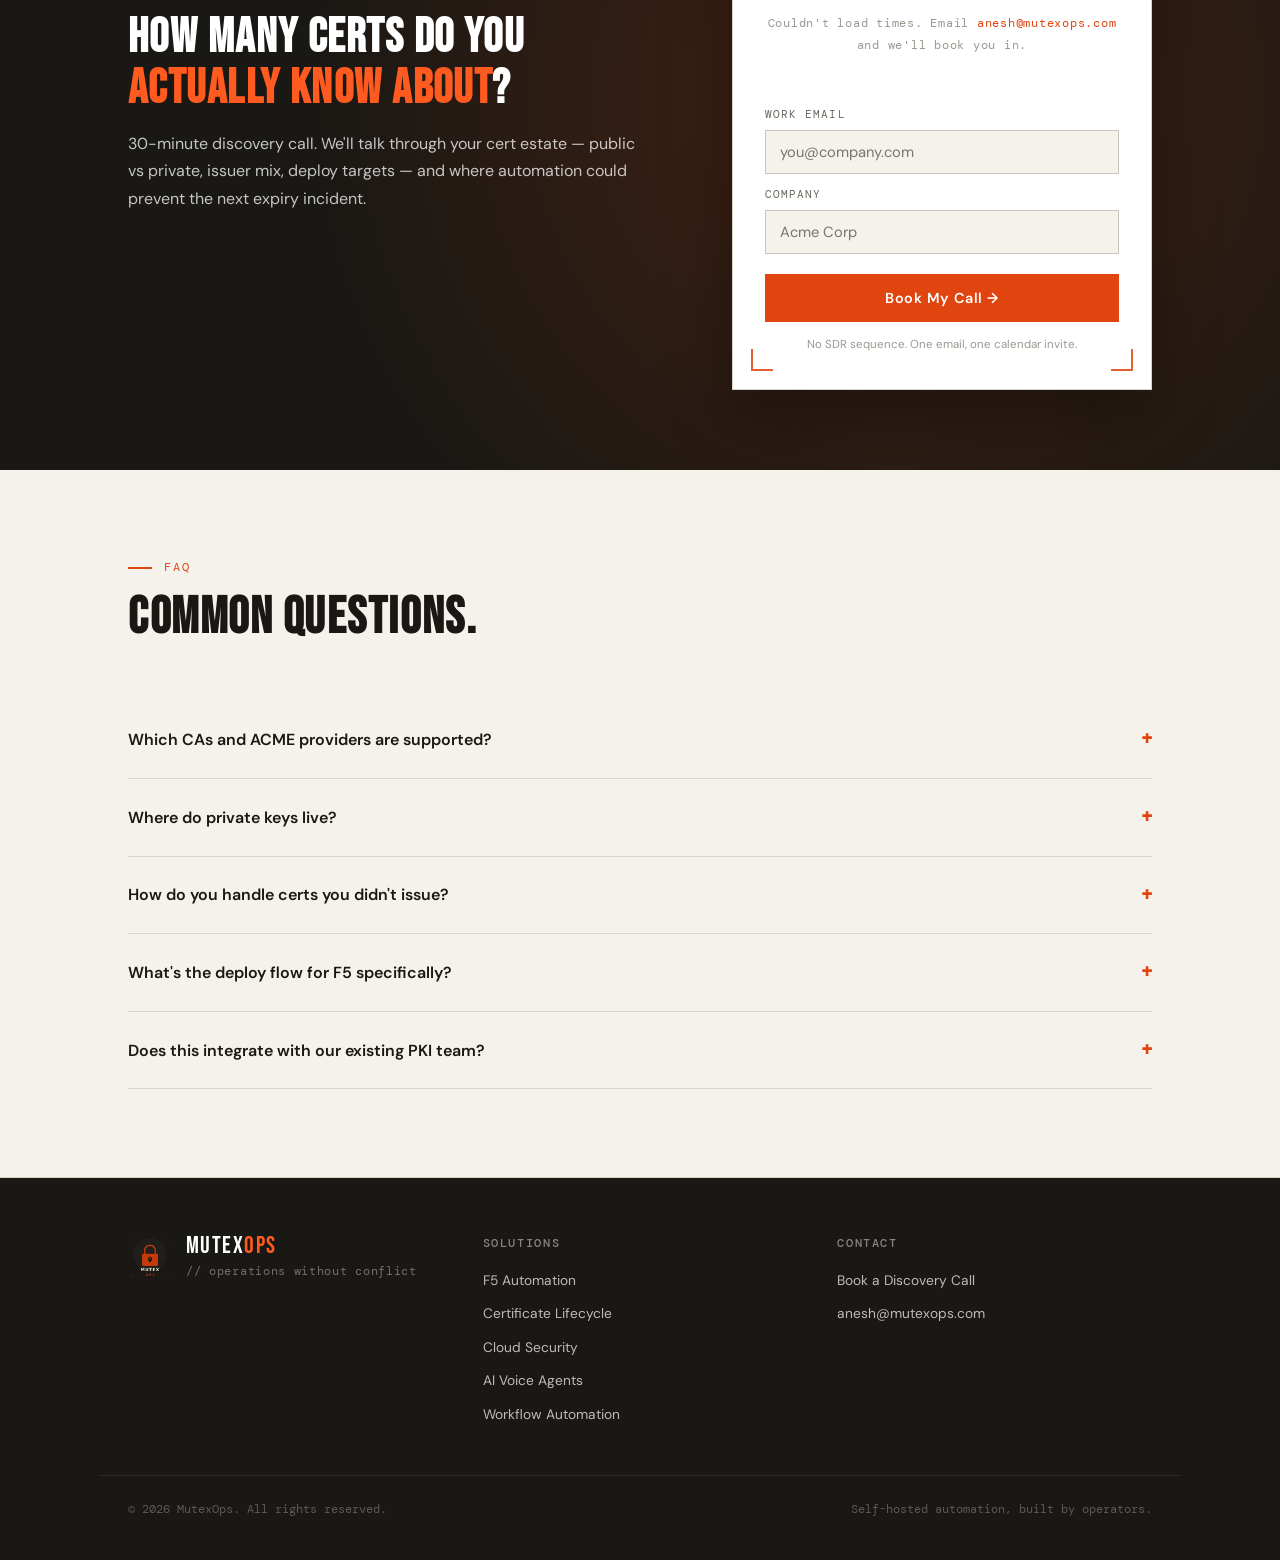
<file: certificate-lifecycle.html>
<!DOCTYPE html>
<html lang="en">
<head>
  <meta charset="UTF-8">
  <meta name="viewport" content="width=device-width, initial-scale=1.0">

  <title>Certificate Lifecycle Management | MutexOps</title>
  <meta name="description" content="Automated certificate inventory, issuance, renewal, and deployment to F5, NGINX, IIS, and Kubernetes. Stop chasing expiries on a spreadsheet.">
  <meta name="robots" content="index, follow">
  <meta name="author" content="MutexOps">
  <link rel="canonical" href="https://mutexops.com/certificate-lifecycle.html">

  <meta property="og:type" content="website">
  <meta property="og:title" content="Certificate Lifecycle Management | MutexOps">
  <meta property="og:description" content="Automated certificate inventory, issuance, renewal, and deployment. No more expiry outages.">
  <meta property="og:url" content="https://mutexops.com/certificate-lifecycle.html">
  <meta property="og:image" content="https://mutexops.com/mutexops_logo.jpg">

  <link rel="icon" type="image/jpeg" href="mutexops_logo.jpg">

  <link rel="preconnect" href="https://fonts.googleapis.com">
  <link rel="preconnect" href="https://fonts.gstatic.com" crossorigin>
  <link href="https://fonts.googleapis.com/css2?family=DM+Mono:wght@400;500&family=Bebas+Neue&family=DM+Sans:wght@300;400;500;600;700&display=swap" rel="stylesheet">
  <link rel="stylesheet" href="assets/styles.css">
</head>
<body>

<nav aria-label="Main navigation">
  <div class="nav-inner">
    <a href="index.html" class="nav-brand">
      <img src="mutexops_logo.jpg" alt="MutexOps logo">
      <div class="nav-brand-text">MUTEX<span>OPS</span></div>
    </a>
    <div class="nav-links" id="nav-links">
      <a href="f5.html">F5 Automation</a>
      <a href="certificate-lifecycle.html" class="active">Certificates</a>
      <a href="cloud-security.html">Cloud Security</a>
      <a href="ai-voice-agents.html">AI Voice</a>
      <a href="workflow-automation.html">Workflows</a>
    </div>
    <button class="nav-toggle" aria-label="Toggle navigation">MENU</button>
    <a href="#demo" class="nav-cta">Book a Call</a>
  </div>
</nav>

<section class="hero">
  <div class="container hero-inner">
    <div>
      <div class="hero-eyebrow">
        <div class="hero-eyebrow-line"></div>
        <div class="hero-eyebrow-text">Certificate Lifecycle · For Real Fleets</div>
      </div>

      <h1>
        Certificates That <span class="accent">Renew</span><br>
        <span class="outline">Themselves.</span>
      </h1>

      <p class="hero-sub">
        Centralized inventory, automated issuance and renewal, and zero-touch deployment to F5, NGINX, IIS, and Kubernetes. Every cert in one place, every expiry handled before someone gets paged.
      </p>

      <div class="hero-trust">
        <span>ACME + Internal CA</span>
        <span>Vault Native</span>
        <span>F5 / NGINX / K8s</span>
        <span>Expiry Alerting</span>
      </div>
    </div>

    <div class="capture-card" id="demo" data-card>
      <div class="brackets"><span></span></div>
      <div class="capture-eyebrow">// Book a Discovery Call</div>
      <h2>30 minutes. Let's talk certs.</h2>
      <p>Pick a free slot — we'll learn your cert sprawl, current renewal pain, and where automation could prevent the next expiry outage.</p>

      <div class="form-success" data-success></div>

      <div class="picker" data-picker>
        <div class="picker-loading">Loading available times…</div>
      </div>

      <form id="demo-form" novalidate onsubmit="return submitDemo(event, 'demo-form')" data-interest="certificates">
        <input type="hidden" name="slot" data-slot>
        <div class="form-row">
          <label for="email-1">Work Email</label>
          <input type="email" id="email-1" name="email" placeholder="you@company.com" required autocomplete="email">
        </div>
        <div class="form-row">
          <label for="company-1">Company</label>
          <input type="text" id="company-1" name="company" placeholder="Acme Corp" required>
        </div>
        <div class="form-error" data-error></div>
        <button type="submit" class="submit-btn">Book My Call →</button>
        <div class="form-fineprint">We'll only use your email to schedule the call.</div>
      </form>
    </div>
  </div>
</section>

<div class="outcomes">
  <div class="container">
    <div class="outcomes-grid">
      <div class="outcome">
        <div class="outcome-num"><span>0</span></div>
        <div class="outcome-label">Manual renewals</div>
      </div>
      <div class="outcome">
        <div class="outcome-num"><span>1</span></div>
        <div class="outcome-label">Inventory of record</div>
      </div>
      <div class="outcome">
        <div class="outcome-num"><span>30d+</span></div>
        <div class="outcome-label">Pre-expiry alerting</div>
      </div>
      <div class="outcome">
        <div class="outcome-num"><span>0</span></div>
        <div class="outcome-label">Cert-driven outages</div>
      </div>
    </div>
  </div>
</div>

<section class="problem-strip">
  <div class="container">
    <div class="problem-grid">
      <div>
        <div class="section-label">Why Certs Still Break Things</div>
        <h2>Spreadsheets Don't Scale.</h2>
      </div>
      <ul class="pain-list">
        <li>
          <span class="pain-icon">✗</span>
          <span>Cert inventory lives in <strong>three different spreadsheets</strong> and one engineer's head</span>
        </li>
        <li>
          <span class="pain-icon">✗</span>
          <span>Renewal is a manual ticket dance — <strong>CSR, approval, download, deploy, reload</strong></span>
        </li>
        <li>
          <span class="pain-icon">✗</span>
          <span>Each platform — F5, NGINX, IIS, K8s — has its <strong>own bespoke deploy step</strong></span>
        </li>
        <li>
          <span class="pain-icon">✗</span>
          <span>Expiry alerts are <strong>email-based</strong>. Until they hit a busy inbox and get missed</span>
        </li>
      </ul>
    </div>
  </div>
</section>

<section class="section" id="solution">
  <div class="container">
    <div class="section-header">
      <div class="section-label">What MutexOps Does</div>
      <h2>One Inventory. Every Endpoint.</h2>
      <p class="section-desc">
        A Python control plane that owns your certificate lifecycle end-to-end — from discovery and inventory to renewal, deployment, and rotation across every platform that serves TLS.
      </p>
    </div>

    <div class="solution-grid">
      <div class="solution-card">
        <div class="brackets"><span></span></div>
        <div class="solution-card-num">// 01 — DISCOVERY & INVENTORY</div>
        <h3>Find Every Cert. Know Every Expiry.</h3>
        <p class="lead">Active scanning, agent-based collection, and pull from each issuer. One inventory, source of truth, queryable.</p>
        <ul>
          <li>Scan endpoints on standard and custom ports</li>
          <li>Pull from F5, NGINX, IIS, Kubernetes Secrets, Vault PKI</li>
          <li>Reconcile against ACME and internal CA issuance logs</li>
          <li>Tag by owner, environment, criticality from CMDB</li>
          <li>Tiered expiry alerts to Slack, ServiceNow, PagerDuty</li>
          <li>Drift detection between deployed cert and CA record</li>
        </ul>
      </div>

      <div class="solution-card">
        <div class="brackets"><span></span></div>
        <div class="solution-card-num">// 02 — RENEW & DEPLOY</div>
        <h3>Issue, Renew, Rotate — Hands-Free.</h3>
        <p class="lead">ACME for public, your internal CA for private. Same workflow. Deploys to whichever platform actually serves the cert.</p>
        <ul>
          <li>ACME (Let's Encrypt, ZeroSSL, internal) + Microsoft AD CS</li>
          <li>Private key generated in-platform — never leaves Vault</li>
          <li>Idempotent deploy to F5, NGINX, IIS, K8s Secrets</li>
          <li>Graceful reload — no service interruption</li>
          <li>Health check after deploy, rollback on failure</li>
          <li>Every issuance logged with full chain of custody</li>
        </ul>
      </div>
    </div>
  </div>
</section>

<section class="section" style="background: var(--bg2);" id="how">
  <div class="container">
    <div class="section-header">
      <div class="section-label">How It Works</div>
      <h2>From Discovery to Auto-Renewed — In One Pipeline.</h2>
      <p class="section-desc">Once a cert is under management, every subsequent renewal happens without human intervention.</p>
    </div>

    <div class="flow-diagram" role="list" aria-label="Certificate lifecycle pipeline">
      <div class="flow-step active" role="listitem">
        <div class="flow-step-num">01</div>
        <div class="flow-step-title">Discover</div>
        <div class="flow-step-sub">Scan + agent + CA reconciliation</div>
      </div>
      <div class="flow-step" role="listitem">
        <div class="flow-step-num">02</div>
        <div class="flow-step-title">Inventory</div>
        <div class="flow-step-sub">Tag, classify, assign owner from CMDB</div>
      </div>
      <div class="flow-step" role="listitem">
        <div class="flow-step-num">03</div>
        <div class="flow-step-title">Renew</div>
        <div class="flow-step-sub">ACME or internal CA — key in Vault</div>
      </div>
      <div class="flow-step" role="listitem">
        <div class="flow-step-num">04</div>
        <div class="flow-step-title">Deploy</div>
        <div class="flow-step-sub">F5 / NGINX / IIS / K8s — idempotent</div>
      </div>
      <div class="flow-step active" role="listitem">
        <div class="flow-step-num">05</div>
        <div class="flow-step-title">Verify</div>
        <div class="flow-step-sub">TLS handshake check + Git audit log</div>
      </div>
    </div>
  </div>
</section>

<section class="cta-banner" id="demo2">
  <div class="cta-banner-inner">
    <div>
      <div class="section-label" style="color: var(--accent3); margin-bottom: 16px;">
        <span style="background: var(--accent3); width: 24px; height: 2px;"></span>
        Stop Expiry Outages
      </div>
      <h2>How many certs do you <span class="accent">actually know about</span>?</h2>
      <p>30-minute discovery call. We'll talk through your cert estate — public vs private, issuer mix, deploy targets — and where automation could prevent the next expiry incident.</p>
    </div>

    <div class="capture-card" data-card>
      <div class="brackets"><span></span></div>
      <div class="capture-eyebrow">// Book Your Discovery Call</div>
      <h2>Pick a time below.</h2>
      <p>One click. We'll follow up with a Teams invite.</p>

      <div class="form-success" data-success></div>

      <div class="picker" data-picker>
        <div class="picker-loading">Loading available times…</div>
      </div>

      <form id="demo-form-2" novalidate onsubmit="return submitDemo(event, 'demo-form-2')" data-interest="certificates">
        <input type="hidden" name="slot" data-slot>
        <div class="form-row">
          <label for="email-2">Work Email</label>
          <input type="email" id="email-2" name="email" placeholder="you@company.com" required autocomplete="email">
        </div>
        <div class="form-row">
          <label for="company-2">Company</label>
          <input type="text" id="company-2" name="company" placeholder="Acme Corp" required>
        </div>
        <div class="form-error" data-error></div>
        <button type="submit" class="submit-btn">Book My Call →</button>
        <div class="form-fineprint">No SDR sequence. One email, one calendar invite.</div>
      </form>
    </div>
  </div>
</section>

<section class="section" id="faq">
  <div class="container">
    <div class="section-header">
      <div class="section-label">FAQ</div>
      <h2>Common Questions.</h2>
    </div>

    <div itemscope itemtype="https://schema.org/FAQPage">
      <div class="faq-item" itemscope itemprop="mainEntity" itemtype="https://schema.org/Question">
        <div class="faq-q" onclick="toggleFaq(this)" role="button" tabindex="0" aria-expanded="false">
          <span itemprop="name">Which CAs and ACME providers are supported?</span>
          <span class="faq-arrow">+</span>
        </div>
        <div class="faq-a" itemscope itemprop="acceptedAnswer" itemtype="https://schema.org/Answer">
          <p itemprop="text">Any RFC 8555 (ACME) provider — Let's Encrypt, ZeroSSL, Google Trust Services, plus internal ACME-compatible CAs. For non-ACME issuers we support Microsoft AD CS via DCOM/REST, DigiCert/Sectigo/Entrust via their REST APIs, and HashiCorp Vault PKI as both an issuer and a key store.</p>
        </div>
      </div>

      <div class="faq-item" itemscope itemprop="mainEntity" itemtype="https://schema.org/Question">
        <div class="faq-q" onclick="toggleFaq(this)" role="button" tabindex="0" aria-expanded="false">
          <span itemprop="name">Where do private keys live?</span>
          <span class="faq-arrow">+</span>
        </div>
        <div class="faq-a" itemscope itemprop="acceptedAnswer" itemtype="https://schema.org/Answer">
          <p itemprop="text">In your HashiCorp Vault (or supported alternative). Keys are generated inside Vault, never written to disk on the MutexOps controller. Deploy steps fetch keys via short-lived tokens, push to the target platform's native key store (F5 sys file ssl-key, K8s Secret, Windows cert store), then forget them.</p>
        </div>
      </div>

      <div class="faq-item" itemscope itemprop="mainEntity" itemtype="https://schema.org/Question">
        <div class="faq-q" onclick="toggleFaq(this)" role="button" tabindex="0" aria-expanded="false">
          <span itemprop="name">How do you handle certs you didn't issue?</span>
          <span class="faq-arrow">+</span>
        </div>
        <div class="faq-a" itemscope itemprop="acceptedAnswer" itemtype="https://schema.org/Answer">
          <p itemprop="text">Discovery picks them up via scanning and platform pulls. You can either bring them under automated renewal (after re-issuing with a known key), or just track them in inventory for expiry alerting. The system never silently rotates a cert it doesn't have the key for.</p>
        </div>
      </div>

      <div class="faq-item" itemscope itemprop="mainEntity" itemtype="https://schema.org/Question">
        <div class="faq-q" onclick="toggleFaq(this)" role="button" tabindex="0" aria-expanded="false">
          <span itemprop="name">What's the deploy flow for F5 specifically?</span>
          <span class="faq-arrow">+</span>
        </div>
        <div class="faq-a" itemscope itemprop="acceptedAnswer" itemtype="https://schema.org/Answer">
          <p itemprop="text">iControl REST upload of the new cert and key, create-if-missing the SSL profile reference, swap the client-ssl profile on the relevant virtual servers, then verify the TLS handshake from outside. Rollback restores the prior profile binding if the post-deploy handshake fails.</p>
        </div>
      </div>

      <div class="faq-item" itemscope itemprop="mainEntity" itemtype="https://schema.org/Question">
        <div class="faq-q" onclick="toggleFaq(this)" role="button" tabindex="0" aria-expanded="false">
          <span itemprop="name">Does this integrate with our existing PKI team?</span>
          <span class="faq-arrow">+</span>
        </div>
        <div class="faq-a" itemscope itemprop="acceptedAnswer" itemtype="https://schema.org/Answer">
          <p itemprop="text">Yes — MutexOps is a consumer of your PKI, not a replacement. Issuance still goes through your CA. The PKI team keeps policy control; MutexOps handles the request, retrieval, deployment, and renewal mechanics for the platforms that consume the certs.</p>
        </div>
      </div>
    </div>
  </div>
</section>

<footer>
  <div class="footer-inner">
    <div>
      <div class="footer-brand">
        <img src="mutexops_logo.jpg" alt="MutexOps logo">
        <div>
          <div class="footer-brand-text">MUTEX<span>OPS</span></div>
          <div class="footer-tagline">// operations without conflict</div>
        </div>
      </div>
    </div>
    <div class="footer-col">
      <h4>Solutions</h4>
      <ul>
        <li><a href="f5.html">F5 Automation</a></li>
        <li><a href="certificate-lifecycle.html">Certificate Lifecycle</a></li>
        <li><a href="cloud-security.html">Cloud Security</a></li>
        <li><a href="ai-voice-agents.html">AI Voice Agents</a></li>
        <li><a href="workflow-automation.html">Workflow Automation</a></li>
      </ul>
    </div>
    <div class="footer-col">
      <h4>Contact</h4>
      <ul>
        <li><a href="#demo">Book a Discovery Call</a></li>
        <li><a href="mailto:anesh@mutexops.com">anesh@mutexops.com</a></li>
      </ul>
    </div>
  </div>
  <div class="footer-bottom">
    <div class="footer-copy">© 2026 MutexOps. All rights reserved.</div>
    <div class="footer-copy">Self-hosted automation, built by operators.</div>
  </div>
</footer>

<script src="assets/booking.js"></script>
</body>
</html>
</file>
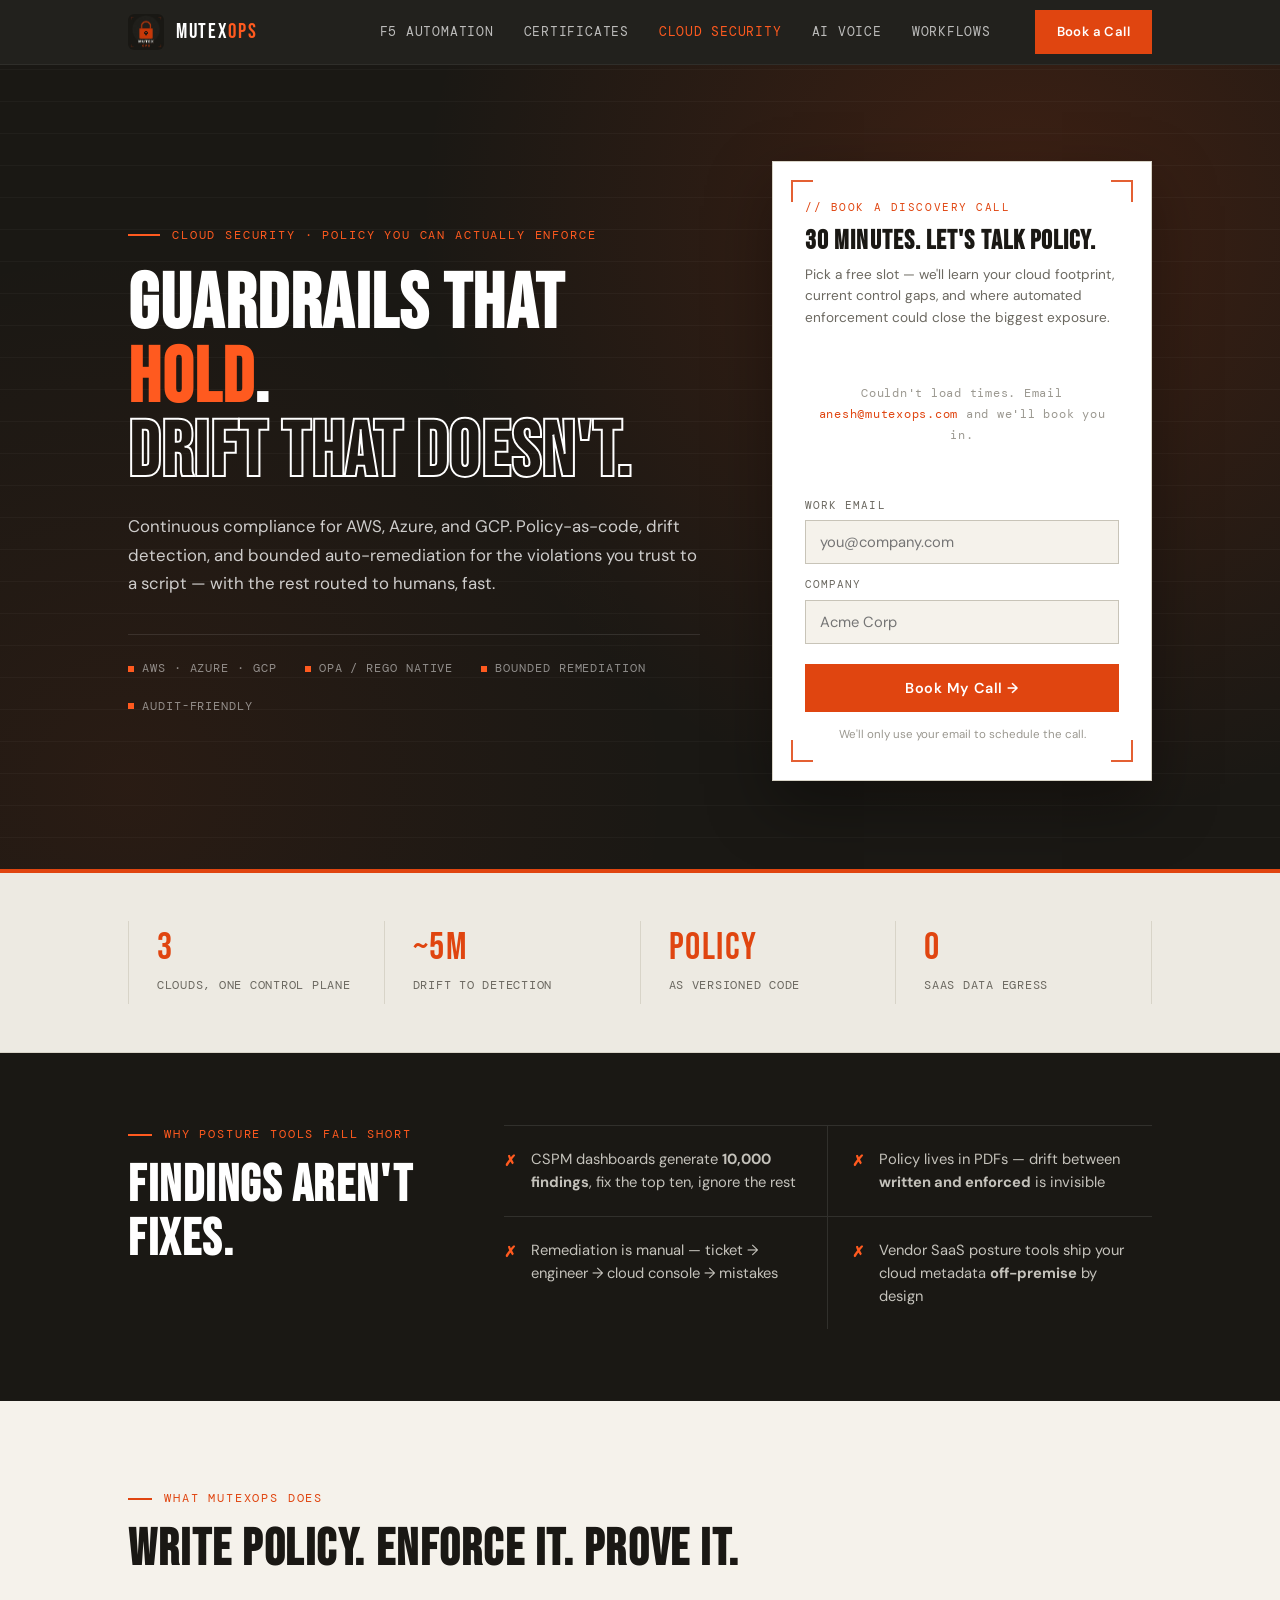
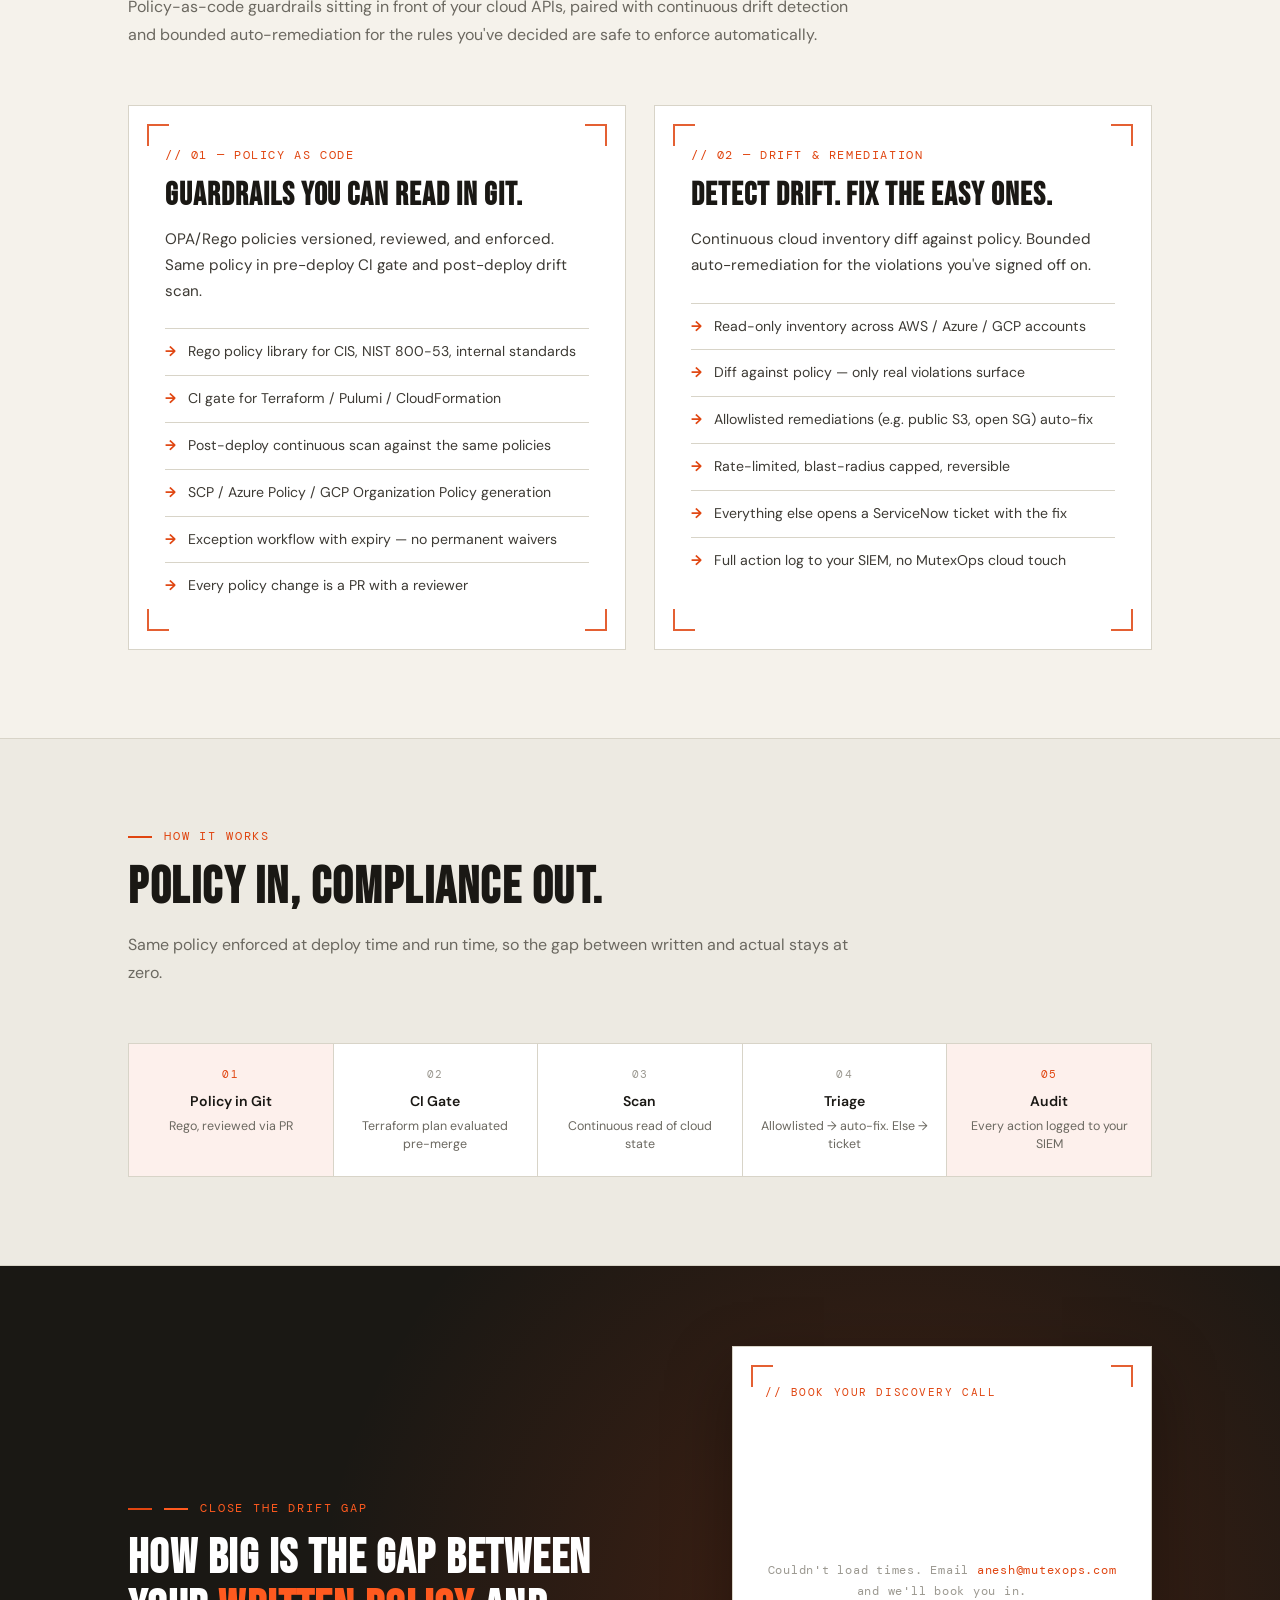
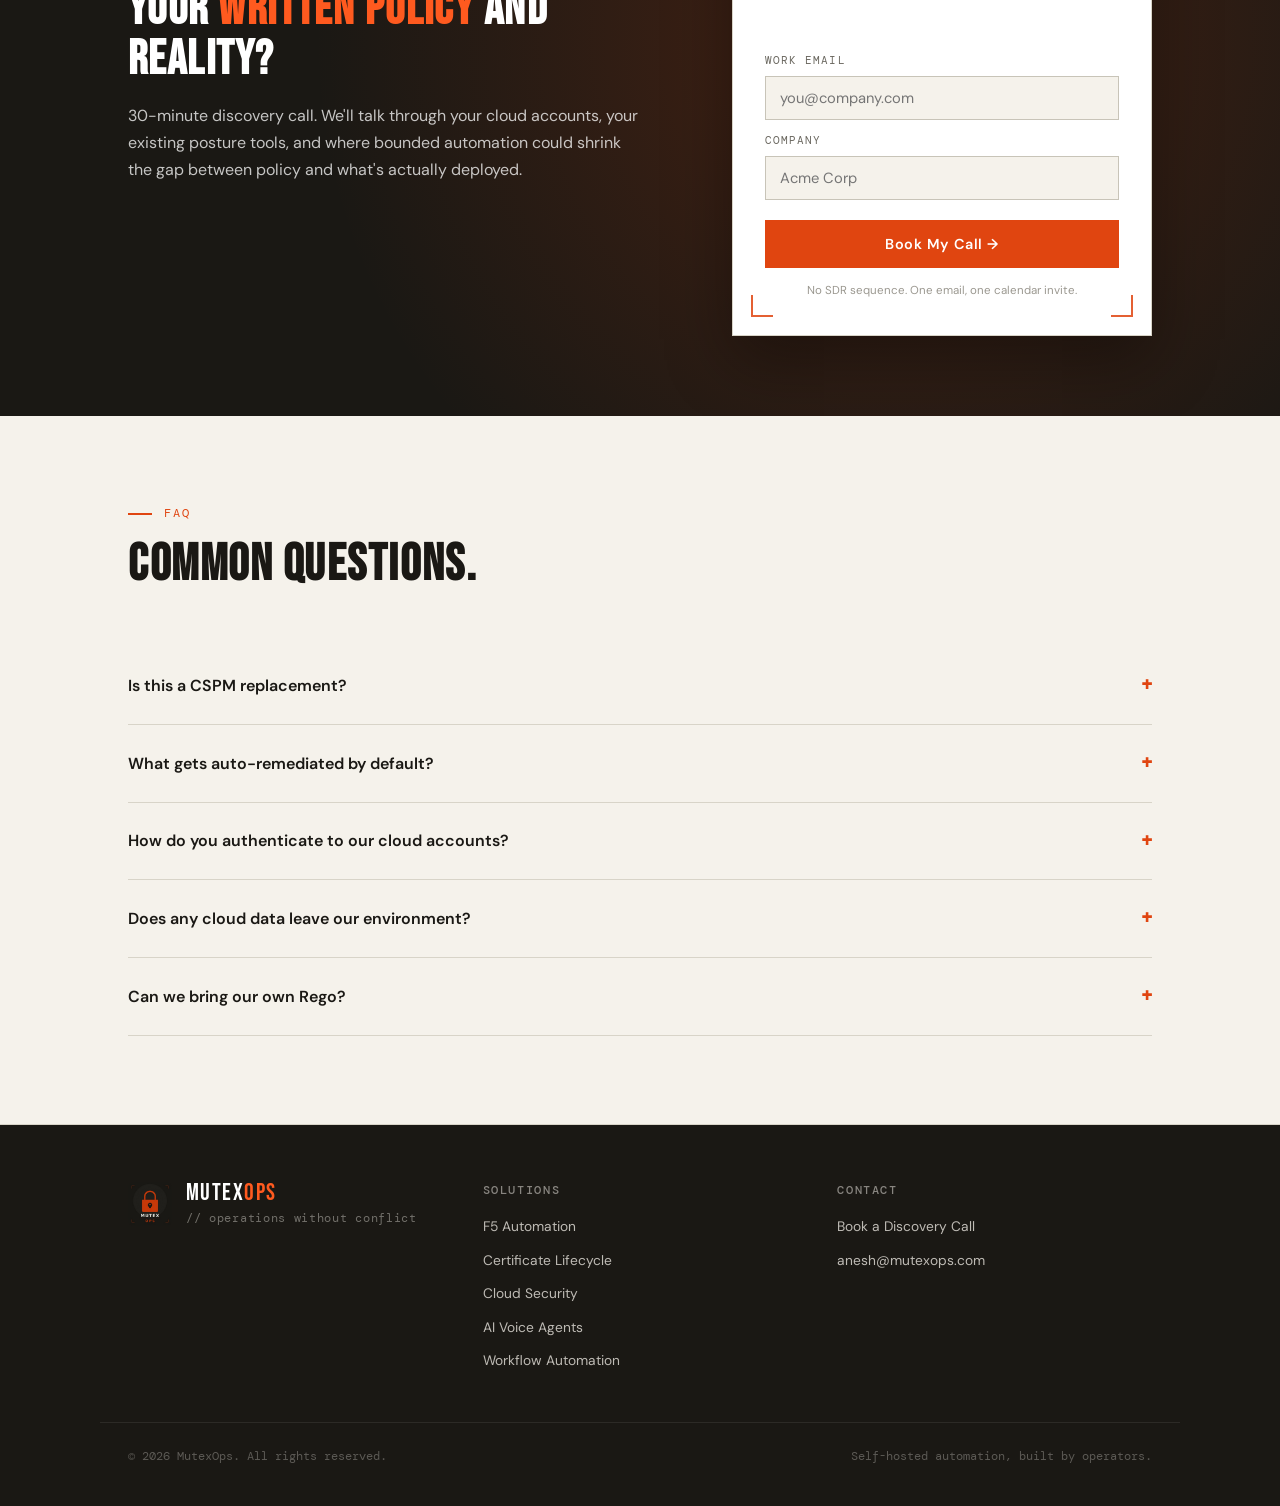
<file: cloud-security.html>
<!DOCTYPE html>
<html lang="en">
<head>
  <meta charset="UTF-8">
  <meta name="viewport" content="width=device-width, initial-scale=1.0">

  <title>Cloud Security & Policy as Code | MutexOps</title>
  <meta name="description" content="Continuous compliance for AWS, Azure, and GCP. Policy-as-code guardrails, drift detection, and bounded auto-remediation. Self-hosted, no SaaS lock-in.">
  <meta name="robots" content="index, follow">
  <meta name="author" content="MutexOps">
  <link rel="canonical" href="https://mutexops.com/cloud-security.html">

  <meta property="og:type" content="website">
  <meta property="og:title" content="Cloud Security & Policy as Code | MutexOps">
  <meta property="og:description" content="Continuous compliance, drift detection, and bounded auto-remediation across AWS, Azure, GCP.">
  <meta property="og:url" content="https://mutexops.com/cloud-security.html">
  <meta property="og:image" content="https://mutexops.com/mutexops_logo.jpg">

  <link rel="icon" type="image/jpeg" href="mutexops_logo.jpg">

  <link rel="preconnect" href="https://fonts.googleapis.com">
  <link rel="preconnect" href="https://fonts.gstatic.com" crossorigin>
  <link href="https://fonts.googleapis.com/css2?family=DM+Mono:wght@400;500&family=Bebas+Neue&family=DM+Sans:wght@300;400;500;600;700&display=swap" rel="stylesheet">
  <link rel="stylesheet" href="assets/styles.css">
</head>
<body>

<nav aria-label="Main navigation">
  <div class="nav-inner">
    <a href="index.html" class="nav-brand">
      <img src="mutexops_logo.jpg" alt="MutexOps logo">
      <div class="nav-brand-text">MUTEX<span>OPS</span></div>
    </a>
    <div class="nav-links" id="nav-links">
      <a href="f5.html">F5 Automation</a>
      <a href="certificate-lifecycle.html">Certificates</a>
      <a href="cloud-security.html" class="active">Cloud Security</a>
      <a href="ai-voice-agents.html">AI Voice</a>
      <a href="workflow-automation.html">Workflows</a>
    </div>
    <button class="nav-toggle" aria-label="Toggle navigation">MENU</button>
    <a href="#demo" class="nav-cta">Book a Call</a>
  </div>
</nav>

<section class="hero">
  <div class="container hero-inner">
    <div>
      <div class="hero-eyebrow">
        <div class="hero-eyebrow-line"></div>
        <div class="hero-eyebrow-text">Cloud Security · Policy You Can Actually Enforce</div>
      </div>

      <h1>
        Guardrails That <span class="accent">Hold</span>.<br>
        <span class="outline">Drift That Doesn't.</span>
      </h1>

      <p class="hero-sub">
        Continuous compliance for AWS, Azure, and GCP. Policy-as-code, drift detection, and bounded auto-remediation for the violations you trust to a script — with the rest routed to humans, fast.
      </p>

      <div class="hero-trust">
        <span>AWS · Azure · GCP</span>
        <span>OPA / Rego Native</span>
        <span>Bounded Remediation</span>
        <span>Audit-Friendly</span>
      </div>
    </div>

    <div class="capture-card" id="demo" data-card>
      <div class="brackets"><span></span></div>
      <div class="capture-eyebrow">// Book a Discovery Call</div>
      <h2>30 minutes. Let's talk policy.</h2>
      <p>Pick a free slot — we'll learn your cloud footprint, current control gaps, and where automated enforcement could close the biggest exposure.</p>

      <div class="form-success" data-success></div>

      <div class="picker" data-picker>
        <div class="picker-loading">Loading available times…</div>
      </div>

      <form id="demo-form" novalidate onsubmit="return submitDemo(event, 'demo-form')" data-interest="cloud-security">
        <input type="hidden" name="slot" data-slot>
        <div class="form-row">
          <label for="email-1">Work Email</label>
          <input type="email" id="email-1" name="email" placeholder="you@company.com" required autocomplete="email">
        </div>
        <div class="form-row">
          <label for="company-1">Company</label>
          <input type="text" id="company-1" name="company" placeholder="Acme Corp" required>
        </div>
        <div class="form-error" data-error></div>
        <button type="submit" class="submit-btn">Book My Call →</button>
        <div class="form-fineprint">We'll only use your email to schedule the call.</div>
      </form>
    </div>
  </div>
</section>

<div class="outcomes">
  <div class="container">
    <div class="outcomes-grid">
      <div class="outcome">
        <div class="outcome-num"><span>3</span></div>
        <div class="outcome-label">Clouds, one control plane</div>
      </div>
      <div class="outcome">
        <div class="outcome-num"><span>~5m</span></div>
        <div class="outcome-label">Drift to detection</div>
      </div>
      <div class="outcome">
        <div class="outcome-num"><span>Policy</span></div>
        <div class="outcome-label">As versioned code</div>
      </div>
      <div class="outcome">
        <div class="outcome-num"><span>0</span></div>
        <div class="outcome-label">SaaS data egress</div>
      </div>
    </div>
  </div>
</div>

<section class="problem-strip">
  <div class="container">
    <div class="problem-grid">
      <div>
        <div class="section-label">Why Posture Tools Fall Short</div>
        <h2>Findings Aren't Fixes.</h2>
      </div>
      <ul class="pain-list">
        <li>
          <span class="pain-icon">✗</span>
          <span>CSPM dashboards generate <strong>10,000 findings</strong>, fix the top ten, ignore the rest</span>
        </li>
        <li>
          <span class="pain-icon">✗</span>
          <span>Policy lives in PDFs — drift between <strong>written and enforced</strong> is invisible</span>
        </li>
        <li>
          <span class="pain-icon">✗</span>
          <span>Remediation is manual — ticket → engineer → cloud console → mistakes</span>
        </li>
        <li>
          <span class="pain-icon">✗</span>
          <span>Vendor SaaS posture tools ship your cloud metadata <strong>off-premise</strong> by design</span>
        </li>
      </ul>
    </div>
  </div>
</section>

<section class="section" id="solution">
  <div class="container">
    <div class="section-header">
      <div class="section-label">What MutexOps Does</div>
      <h2>Write Policy. Enforce It. Prove It.</h2>
      <p class="section-desc">
        Policy-as-code guardrails sitting in front of your cloud APIs, paired with continuous drift detection and bounded auto-remediation for the rules you've decided are safe to enforce automatically.
      </p>
    </div>

    <div class="solution-grid">
      <div class="solution-card">
        <div class="brackets"><span></span></div>
        <div class="solution-card-num">// 01 — POLICY AS CODE</div>
        <h3>Guardrails You Can Read in Git.</h3>
        <p class="lead">OPA/Rego policies versioned, reviewed, and enforced. Same policy in pre-deploy CI gate and post-deploy drift scan.</p>
        <ul>
          <li>Rego policy library for CIS, NIST 800-53, internal standards</li>
          <li>CI gate for Terraform / Pulumi / CloudFormation</li>
          <li>Post-deploy continuous scan against the same policies</li>
          <li>SCP / Azure Policy / GCP Organization Policy generation</li>
          <li>Exception workflow with expiry — no permanent waivers</li>
          <li>Every policy change is a PR with a reviewer</li>
        </ul>
      </div>

      <div class="solution-card">
        <div class="brackets"><span></span></div>
        <div class="solution-card-num">// 02 — DRIFT & REMEDIATION</div>
        <h3>Detect Drift. Fix the Easy Ones.</h3>
        <p class="lead">Continuous cloud inventory diff against policy. Bounded auto-remediation for the violations you've signed off on.</p>
        <ul>
          <li>Read-only inventory across AWS / Azure / GCP accounts</li>
          <li>Diff against policy — only real violations surface</li>
          <li>Allowlisted remediations (e.g. public S3, open SG) auto-fix</li>
          <li>Rate-limited, blast-radius capped, reversible</li>
          <li>Everything else opens a ServiceNow ticket with the fix</li>
          <li>Full action log to your SIEM, no MutexOps cloud touch</li>
        </ul>
      </div>
    </div>
  </div>
</section>

<section class="section" style="background: var(--bg2);" id="how">
  <div class="container">
    <div class="section-header">
      <div class="section-label">How It Works</div>
      <h2>Policy In, Compliance Out.</h2>
      <p class="section-desc">Same policy enforced at deploy time and run time, so the gap between written and actual stays at zero.</p>
    </div>

    <div class="flow-diagram" role="list" aria-label="Cloud security pipeline">
      <div class="flow-step active" role="listitem">
        <div class="flow-step-num">01</div>
        <div class="flow-step-title">Policy in Git</div>
        <div class="flow-step-sub">Rego, reviewed via PR</div>
      </div>
      <div class="flow-step" role="listitem">
        <div class="flow-step-num">02</div>
        <div class="flow-step-title">CI Gate</div>
        <div class="flow-step-sub">Terraform plan evaluated pre-merge</div>
      </div>
      <div class="flow-step" role="listitem">
        <div class="flow-step-num">03</div>
        <div class="flow-step-title">Scan</div>
        <div class="flow-step-sub">Continuous read of cloud state</div>
      </div>
      <div class="flow-step" role="listitem">
        <div class="flow-step-num">04</div>
        <div class="flow-step-title">Triage</div>
        <div class="flow-step-sub">Allowlisted → auto-fix. Else → ticket</div>
      </div>
      <div class="flow-step active" role="listitem">
        <div class="flow-step-num">05</div>
        <div class="flow-step-title">Audit</div>
        <div class="flow-step-sub">Every action logged to your SIEM</div>
      </div>
    </div>
  </div>
</section>

<section class="cta-banner" id="demo2">
  <div class="cta-banner-inner">
    <div>
      <div class="section-label" style="color: var(--accent3); margin-bottom: 16px;">
        <span style="background: var(--accent3); width: 24px; height: 2px;"></span>
        Close the Drift Gap
      </div>
      <h2>How big is the gap between your <span class="accent">written policy</span> and reality?</h2>
      <p>30-minute discovery call. We'll talk through your cloud accounts, your existing posture tools, and where bounded automation could shrink the gap between policy and what's actually deployed.</p>
    </div>

    <div class="capture-card" data-card>
      <div class="brackets"><span></span></div>
      <div class="capture-eyebrow">// Book Your Discovery Call</div>
      <h2>Pick a time below.</h2>
      <p>One click. We'll follow up with a Teams invite.</p>

      <div class="form-success" data-success></div>

      <div class="picker" data-picker>
        <div class="picker-loading">Loading available times…</div>
      </div>

      <form id="demo-form-2" novalidate onsubmit="return submitDemo(event, 'demo-form-2')" data-interest="cloud-security">
        <input type="hidden" name="slot" data-slot>
        <div class="form-row">
          <label for="email-2">Work Email</label>
          <input type="email" id="email-2" name="email" placeholder="you@company.com" required autocomplete="email">
        </div>
        <div class="form-row">
          <label for="company-2">Company</label>
          <input type="text" id="company-2" name="company" placeholder="Acme Corp" required>
        </div>
        <div class="form-error" data-error></div>
        <button type="submit" class="submit-btn">Book My Call →</button>
        <div class="form-fineprint">No SDR sequence. One email, one calendar invite.</div>
      </form>
    </div>
  </div>
</section>

<section class="section" id="faq">
  <div class="container">
    <div class="section-header">
      <div class="section-label">FAQ</div>
      <h2>Common Questions.</h2>
    </div>

    <div itemscope itemtype="https://schema.org/FAQPage">
      <div class="faq-item" itemscope itemprop="mainEntity" itemtype="https://schema.org/Question">
        <div class="faq-q" onclick="toggleFaq(this)" role="button" tabindex="0" aria-expanded="false">
          <span itemprop="name">Is this a CSPM replacement?</span>
          <span class="faq-arrow">+</span>
        </div>
        <div class="faq-a" itemscope itemprop="acceptedAnswer" itemtype="https://schema.org/Answer">
          <p itemprop="text">It overlaps. The difference is philosophy: MutexOps treats policy as code you own, not findings you triage. We focus on a smaller set of high-confidence rules that we'll actually enforce — including auto-remediating the ones you've decided are safe — rather than producing thousands of low-signal findings.</p>
        </div>
      </div>

      <div class="faq-item" itemscope itemprop="mainEntity" itemtype="https://schema.org/Question">
        <div class="faq-q" onclick="toggleFaq(this)" role="button" tabindex="0" aria-expanded="false">
          <span itemprop="name">What gets auto-remediated by default?</span>
          <span class="faq-arrow">+</span>
        </div>
        <div class="faq-a" itemscope itemprop="acceptedAnswer" itemtype="https://schema.org/Answer">
          <p itemprop="text">Nothing, by default. Every auto-remediation rule is explicitly opted in. Common starting points: tagging missing required tags, closing accidentally public S3 buckets, removing 0.0.0.0/0 ingress on management ports. Each rule has a blast radius limit (max N resources/hour) and is fully reversible.</p>
        </div>
      </div>

      <div class="faq-item" itemscope itemprop="mainEntity" itemtype="https://schema.org/Question">
        <div class="faq-q" onclick="toggleFaq(this)" role="button" tabindex="0" aria-expanded="false">
          <span itemprop="name">How do you authenticate to our cloud accounts?</span>
          <span class="faq-arrow">+</span>
        </div>
        <div class="faq-a" itemscope itemprop="acceptedAnswer" itemtype="https://schema.org/Answer">
          <p itemprop="text">Native cloud identity — IAM Roles (assume-role), Azure Managed Identity / workload identity federation, GCP Workload Identity. No long-lived static credentials. Read scope by default; write scope only on the specific actions enabled for auto-remediation.</p>
        </div>
      </div>

      <div class="faq-item" itemscope itemprop="mainEntity" itemtype="https://schema.org/Question">
        <div class="faq-q" onclick="toggleFaq(this)" role="button" tabindex="0" aria-expanded="false">
          <span itemprop="name">Does any cloud data leave our environment?</span>
          <span class="faq-arrow">+</span>
        </div>
        <div class="faq-a" itemscope itemprop="acceptedAnswer" itemtype="https://schema.org/Answer">
          <p itemprop="text">No. The control plane runs in your VPC. Cloud inventory, findings, and remediation actions stay inside your network and your SIEM. There's no outbound dependency on MutexOps infrastructure.</p>
        </div>
      </div>

      <div class="faq-item" itemscope itemprop="mainEntity" itemtype="https://schema.org/Question">
        <div class="faq-q" onclick="toggleFaq(this)" role="button" tabindex="0" aria-expanded="false">
          <span itemprop="name">Can we bring our own Rego?</span>
          <span class="faq-arrow">+</span>
        </div>
        <div class="faq-a" itemscope itemprop="acceptedAnswer" itemtype="https://schema.org/Answer">
          <p itemprop="text">Yes — the policy bundle is just a Git repo of Rego modules. Use ours as a starting point, override what you need, and add your own internal-standard rules alongside. CI runs <code>opa test</code> on every PR.</p>
        </div>
      </div>
    </div>
  </div>
</section>

<footer>
  <div class="footer-inner">
    <div>
      <div class="footer-brand">
        <img src="mutexops_logo.jpg" alt="MutexOps logo">
        <div>
          <div class="footer-brand-text">MUTEX<span>OPS</span></div>
          <div class="footer-tagline">// operations without conflict</div>
        </div>
      </div>
    </div>
    <div class="footer-col">
      <h4>Solutions</h4>
      <ul>
        <li><a href="f5.html">F5 Automation</a></li>
        <li><a href="certificate-lifecycle.html">Certificate Lifecycle</a></li>
        <li><a href="cloud-security.html">Cloud Security</a></li>
        <li><a href="ai-voice-agents.html">AI Voice Agents</a></li>
        <li><a href="workflow-automation.html">Workflow Automation</a></li>
      </ul>
    </div>
    <div class="footer-col">
      <h4>Contact</h4>
      <ul>
        <li><a href="#demo">Book a Discovery Call</a></li>
        <li><a href="mailto:anesh@mutexops.com">anesh@mutexops.com</a></li>
      </ul>
    </div>
  </div>
  <div class="footer-bottom">
    <div class="footer-copy">© 2026 MutexOps. All rights reserved.</div>
    <div class="footer-copy">Self-hosted automation, built by operators.</div>
  </div>
</footer>

<script src="assets/booking.js"></script>
</body>
</html>
</file>
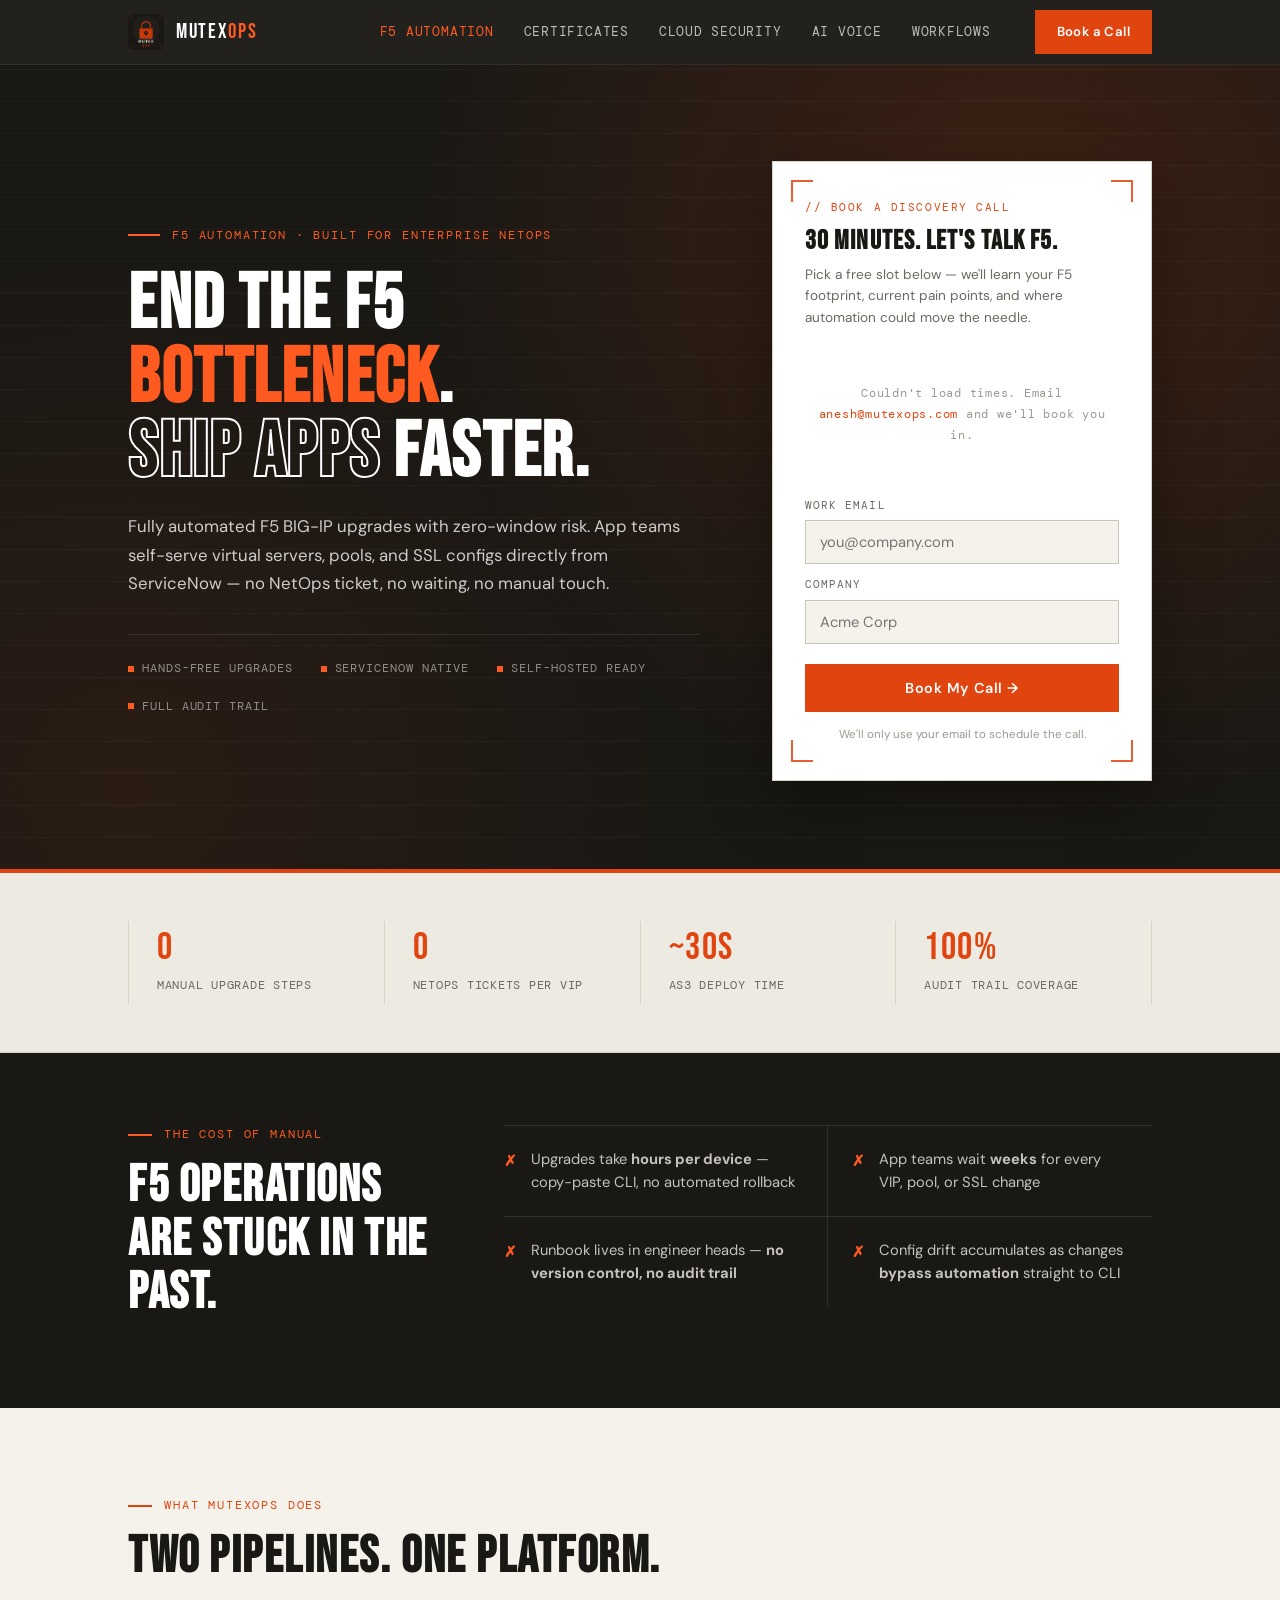
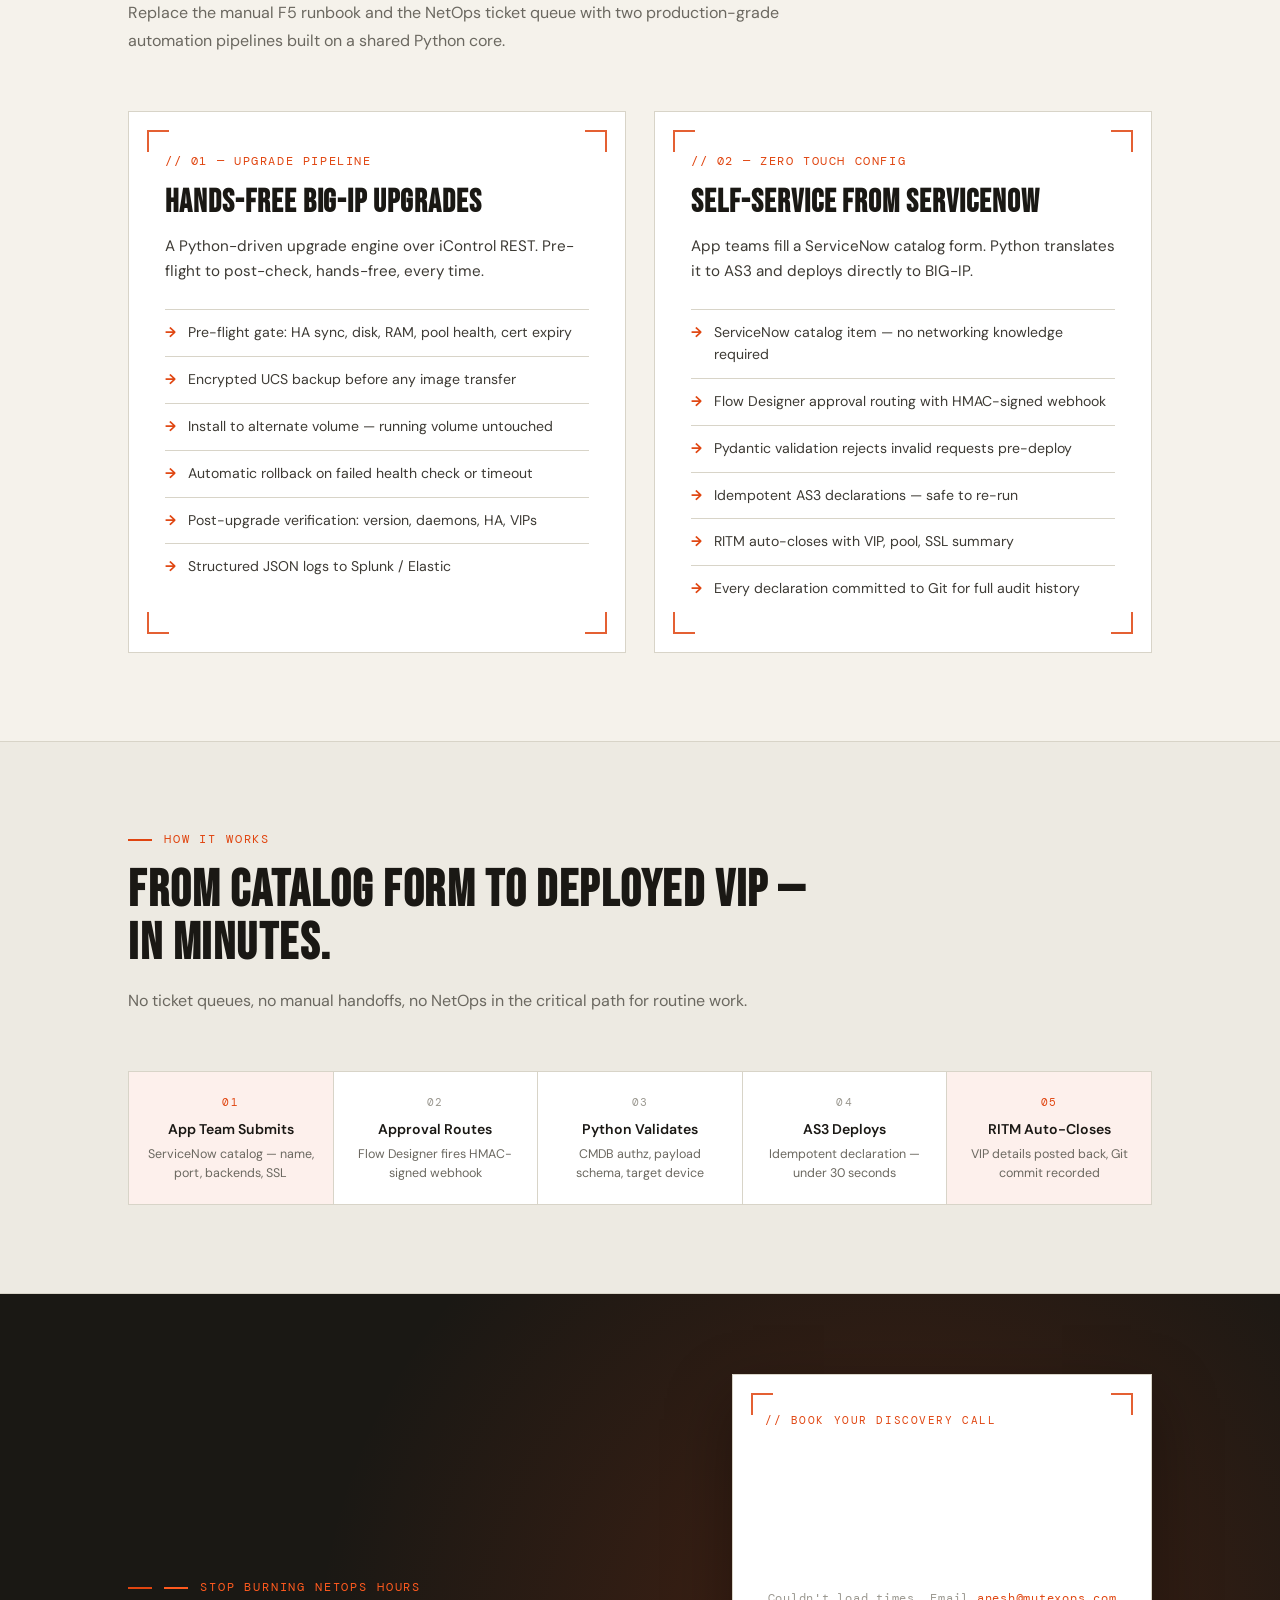
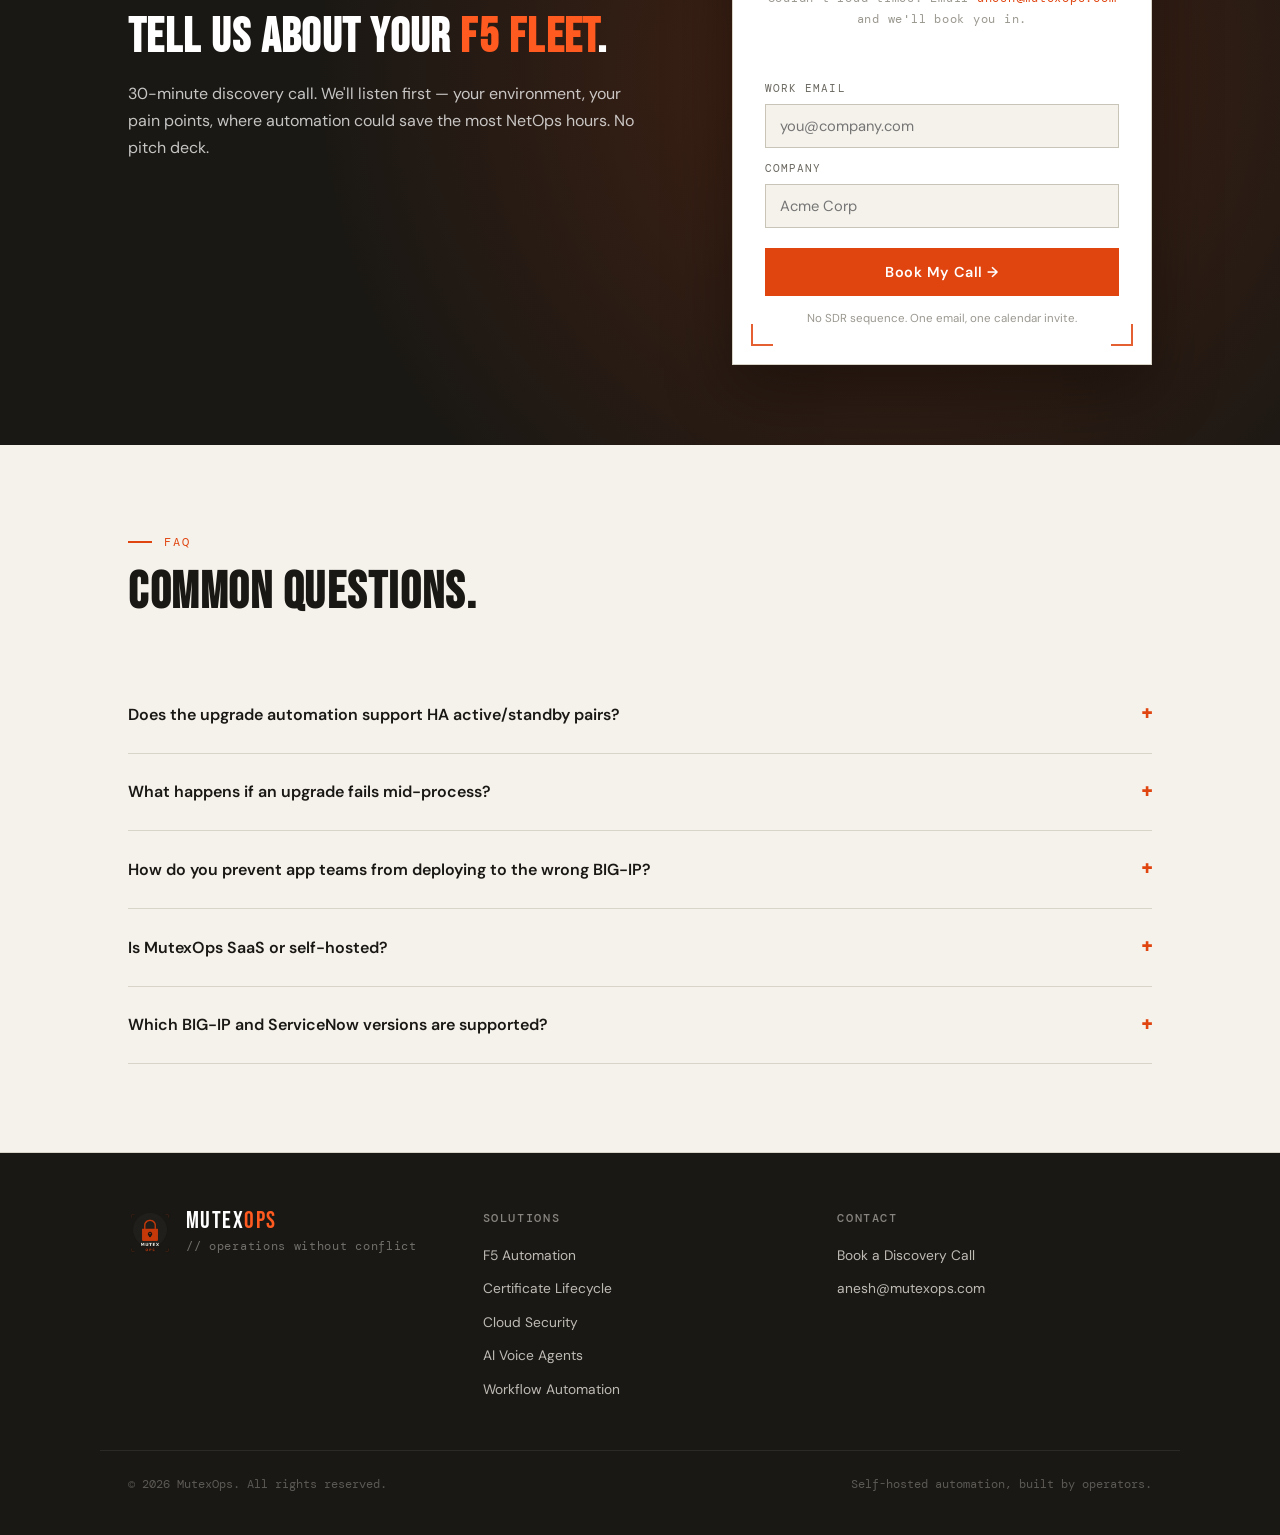
<file: f5.html>
<!DOCTYPE html>
<html lang="en">
<head>
  <meta charset="UTF-8">
  <meta name="viewport" content="width=device-width, initial-scale=1.0">

  <title>F5 Automation — Upgrades & Zero Touch Config | MutexOps</title>
  <meta name="description" content="Hands-free F5 BIG-IP upgrades and self-service VIP/pool/SSL configuration from ServiceNow. No NetOps tickets, no manual touch, full audit trail.">
  <meta name="robots" content="index, follow">
  <meta name="author" content="MutexOps">
  <link rel="canonical" href="https://mutexops.com/f5.html">

  <meta property="og:type" content="website">
  <meta property="og:title" content="F5 Automation — Upgrades & Zero Touch Config | MutexOps">
  <meta property="og:description" content="Hands-free F5 upgrades. Self-serve F5 configs from ServiceNow. No tickets. No toil.">
  <meta property="og:url" content="https://mutexops.com/f5.html">
  <meta property="og:image" content="https://mutexops.com/mutexops_logo.jpg">

  <link rel="icon" type="image/jpeg" href="mutexops_logo.jpg">

  <link rel="preconnect" href="https://fonts.googleapis.com">
  <link rel="preconnect" href="https://fonts.gstatic.com" crossorigin>
  <link href="https://fonts.googleapis.com/css2?family=DM+Mono:wght@400;500&family=Bebas+Neue&family=DM+Sans:wght@300;400;500;600;700&display=swap" rel="stylesheet">
  <link rel="stylesheet" href="assets/styles.css">
</head>
<body>

<nav aria-label="Main navigation">
  <div class="nav-inner">
    <a href="index.html" class="nav-brand">
      <img src="mutexops_logo.jpg" alt="MutexOps logo">
      <div class="nav-brand-text">MUTEX<span>OPS</span></div>
    </a>
    <div class="nav-links" id="nav-links">
      <a href="f5.html" class="active">F5 Automation</a>
      <a href="certificate-lifecycle.html">Certificates</a>
      <a href="cloud-security.html">Cloud Security</a>
      <a href="ai-voice-agents.html">AI Voice</a>
      <a href="workflow-automation.html">Workflows</a>
    </div>
    <button class="nav-toggle" aria-label="Toggle navigation">MENU</button>
    <a href="#demo" class="nav-cta">Book a Call</a>
  </div>
</nav>

<section class="hero" aria-labelledby="hero-h1">
  <div class="container hero-inner">
    <div>
      <div class="hero-eyebrow">
        <div class="hero-eyebrow-line"></div>
        <div class="hero-eyebrow-text">F5 Automation · Built for Enterprise NetOps</div>
      </div>

      <h1 id="hero-h1">
        End the F5 <span class="accent">Bottleneck</span>.<br>
        <span class="outline">Ship Apps</span> Faster.
      </h1>

      <p class="hero-sub">
        Fully automated F5 BIG-IP upgrades with zero-window risk. App teams self-serve virtual servers, pools, and SSL configs directly from ServiceNow — no NetOps ticket, no waiting, no manual touch.
      </p>

      <div class="hero-trust">
        <span>Hands-Free Upgrades</span>
        <span>ServiceNow Native</span>
        <span>Self-Hosted Ready</span>
        <span>Full Audit Trail</span>
      </div>
    </div>

    <div class="capture-card" id="demo" data-card>
      <div class="brackets"><span></span></div>
      <div class="capture-eyebrow">// Book a Discovery Call</div>
      <h2>30 minutes. Let's talk F5.</h2>
      <p>Pick a free slot below — we'll learn your F5 footprint, current pain points, and where automation could move the needle.</p>

      <div class="form-success" data-success></div>

      <div class="picker" data-picker>
        <div class="picker-loading">Loading available times…</div>
      </div>

      <form id="demo-form" novalidate onsubmit="return submitDemo(event, 'demo-form')" data-interest="f5">
        <input type="hidden" name="slot" data-slot>
        <div class="form-row">
          <label for="email-1">Work Email</label>
          <input type="email" id="email-1" name="email" placeholder="you@company.com" required autocomplete="email">
        </div>
        <div class="form-row">
          <label for="company-1">Company</label>
          <input type="text" id="company-1" name="company" placeholder="Acme Corp" required>
        </div>
        <div class="form-error" data-error></div>
        <button type="submit" class="submit-btn">Book My Call →</button>
        <div class="form-fineprint">We'll only use your email to schedule the call.</div>
      </form>
    </div>
  </div>
</section>

<div class="outcomes">
  <div class="container">
    <div class="outcomes-grid">
      <div class="outcome">
        <div class="outcome-num"><span>0</span></div>
        <div class="outcome-label">Manual upgrade steps</div>
      </div>
      <div class="outcome">
        <div class="outcome-num"><span>0</span></div>
        <div class="outcome-label">NetOps tickets per VIP</div>
      </div>
      <div class="outcome">
        <div class="outcome-num"><span>~30s</span></div>
        <div class="outcome-label">AS3 deploy time</div>
      </div>
      <div class="outcome">
        <div class="outcome-num"><span>100%</span></div>
        <div class="outcome-label">Audit trail coverage</div>
      </div>
    </div>
  </div>
</div>

<section class="problem-strip" id="problem">
  <div class="container">
    <div class="problem-grid">
      <div>
        <div class="section-label">The Cost of Manual</div>
        <h2>F5 Operations Are Stuck in the Past.</h2>
      </div>
      <ul class="pain-list">
        <li>
          <span class="pain-icon">✗</span>
          <span>Upgrades take <strong>hours per device</strong> — copy-paste CLI, no automated rollback</span>
        </li>
        <li>
          <span class="pain-icon">✗</span>
          <span>App teams wait <strong>weeks</strong> for every VIP, pool, or SSL change</span>
        </li>
        <li>
          <span class="pain-icon">✗</span>
          <span>Runbook lives in engineer heads — <strong>no version control, no audit trail</strong></span>
        </li>
        <li>
          <span class="pain-icon">✗</span>
          <span>Config drift accumulates as changes <strong>bypass automation</strong> straight to CLI</span>
        </li>
      </ul>
    </div>
  </div>
</section>

<section class="section" id="solution">
  <div class="container">
    <div class="section-header">
      <div class="section-label">What MutexOps Does</div>
      <h2>Two Pipelines. One Platform.</h2>
      <p class="section-desc">
        Replace the manual F5 runbook and the NetOps ticket queue with two production-grade automation pipelines built on a shared Python core.
      </p>
    </div>

    <div class="solution-grid">
      <div class="solution-card">
        <div class="brackets"><span></span></div>
        <div class="solution-card-num">// 01 — UPGRADE PIPELINE</div>
        <h3>Hands-Free BIG-IP Upgrades</h3>
        <p class="lead">A Python-driven upgrade engine over iControl REST. Pre-flight to post-check, hands-free, every time.</p>
        <ul>
          <li>Pre-flight gate: HA sync, disk, RAM, pool health, cert expiry</li>
          <li>Encrypted UCS backup before any image transfer</li>
          <li>Install to alternate volume — running volume untouched</li>
          <li>Automatic rollback on failed health check or timeout</li>
          <li>Post-upgrade verification: version, daemons, HA, VIPs</li>
          <li>Structured JSON logs to Splunk / Elastic</li>
        </ul>
      </div>

      <div class="solution-card">
        <div class="brackets"><span></span></div>
        <div class="solution-card-num">// 02 — ZERO TOUCH CONFIG</div>
        <h3>Self-Service from ServiceNow</h3>
        <p class="lead">App teams fill a ServiceNow catalog form. Python translates it to AS3 and deploys directly to BIG-IP.</p>
        <ul>
          <li>ServiceNow catalog item — no networking knowledge required</li>
          <li>Flow Designer approval routing with HMAC-signed webhook</li>
          <li>Pydantic validation rejects invalid requests pre-deploy</li>
          <li>Idempotent AS3 declarations — safe to re-run</li>
          <li>RITM auto-closes with VIP, pool, SSL summary</li>
          <li>Every declaration committed to Git for full audit history</li>
        </ul>
      </div>
    </div>
  </div>
</section>

<section class="section" style="background: var(--bg2);" id="how">
  <div class="container">
    <div class="section-header">
      <div class="section-label">How It Works</div>
      <h2>From Catalog Form to Deployed VIP — In Minutes.</h2>
      <p class="section-desc">No ticket queues, no manual handoffs, no NetOps in the critical path for routine work.</p>
    </div>

    <div class="flow-diagram" role="list" aria-label="Zero touch deployment pipeline">
      <div class="flow-step active" role="listitem">
        <div class="flow-step-num">01</div>
        <div class="flow-step-title">App Team Submits</div>
        <div class="flow-step-sub">ServiceNow catalog — name, port, backends, SSL</div>
      </div>
      <div class="flow-step" role="listitem">
        <div class="flow-step-num">02</div>
        <div class="flow-step-title">Approval Routes</div>
        <div class="flow-step-sub">Flow Designer fires HMAC-signed webhook</div>
      </div>
      <div class="flow-step" role="listitem">
        <div class="flow-step-num">03</div>
        <div class="flow-step-title">Python Validates</div>
        <div class="flow-step-sub">CMDB authz, payload schema, target device</div>
      </div>
      <div class="flow-step" role="listitem">
        <div class="flow-step-num">04</div>
        <div class="flow-step-title">AS3 Deploys</div>
        <div class="flow-step-sub">Idempotent declaration — under 30 seconds</div>
      </div>
      <div class="flow-step active" role="listitem">
        <div class="flow-step-num">05</div>
        <div class="flow-step-title">RITM Auto-Closes</div>
        <div class="flow-step-sub">VIP details posted back, Git commit recorded</div>
      </div>
    </div>
  </div>
</section>

<section class="cta-banner" id="demo2">
  <div class="cta-banner-inner">
    <div>
      <div class="section-label" style="color: var(--accent3); margin-bottom: 16px;">
        <span style="background: var(--accent3); width: 24px; height: 2px;"></span>
        Stop Burning NetOps Hours
      </div>
      <h2>Tell us about your <span class="accent">F5 fleet</span>.</h2>
      <p>30-minute discovery call. We'll listen first — your environment, your pain points, where automation could save the most NetOps hours. No pitch deck.</p>
    </div>

    <div class="capture-card" data-card>
      <div class="brackets"><span></span></div>
      <div class="capture-eyebrow">// Book Your Discovery Call</div>
      <h2>Pick a time below.</h2>
      <p>One click. We'll follow up with a Teams invite.</p>

      <div class="form-success" data-success></div>

      <div class="picker" data-picker>
        <div class="picker-loading">Loading available times…</div>
      </div>

      <form id="demo-form-2" novalidate onsubmit="return submitDemo(event, 'demo-form-2')" data-interest="f5">
        <input type="hidden" name="slot" data-slot>
        <div class="form-row">
          <label for="email-2">Work Email</label>
          <input type="email" id="email-2" name="email" placeholder="you@company.com" required autocomplete="email">
        </div>
        <div class="form-row">
          <label for="company-2">Company</label>
          <input type="text" id="company-2" name="company" placeholder="Acme Corp" required>
        </div>
        <div class="form-error" data-error></div>
        <button type="submit" class="submit-btn">Book My Call →</button>
        <div class="form-fineprint">No SDR sequence. One email, one calendar invite.</div>
      </form>
    </div>
  </div>
</section>

<section class="section" id="faq">
  <div class="container">
    <div class="section-header">
      <div class="section-label">FAQ</div>
      <h2>Common Questions.</h2>
    </div>

    <div itemscope itemtype="https://schema.org/FAQPage">
      <div class="faq-item" itemscope itemprop="mainEntity" itemtype="https://schema.org/Question">
        <div class="faq-q" onclick="toggleFaq(this)" role="button" tabindex="0" aria-expanded="false">
          <span itemprop="name">Does the upgrade automation support HA active/standby pairs?</span>
          <span class="faq-arrow">+</span>
        </div>
        <div class="faq-a" itemscope itemprop="acceptedAnswer" itemtype="https://schema.org/Answer">
          <p itemprop="text">Yes. The engine upgrades the standby unit first, verifies health, then fails over and upgrades the original active. Pre-flight blocks the upgrade if HA sync state isn't "In Sync" — no partial-state upgrades.</p>
        </div>
      </div>

      <div class="faq-item" itemscope itemprop="mainEntity" itemtype="https://schema.org/Question">
        <div class="faq-q" onclick="toggleFaq(this)" role="button" tabindex="0" aria-expanded="false">
          <span itemprop="name">What happens if an upgrade fails mid-process?</span>
          <span class="faq-arrow">+</span>
        </div>
        <div class="faq-a" itemscope itemprop="acceptedAnswer" itemtype="https://schema.org/Answer">
          <p itemprop="text">The RollbackManager reboots back to the previously active boot volume — no re-installation needed because we always install to the alternate volume. If volume rollback fails, UCS restore fires as a last resort.</p>
        </div>
      </div>

      <div class="faq-item" itemscope itemprop="mainEntity" itemtype="https://schema.org/Question">
        <div class="faq-q" onclick="toggleFaq(this)" role="button" tabindex="0" aria-expanded="false">
          <span itemprop="name">How do you prevent app teams from deploying to the wrong BIG-IP?</span>
          <span class="faq-arrow">+</span>
        </div>
        <div class="faq-a" itemscope itemprop="acceptedAnswer" itemtype="https://schema.org/Answer">
          <p itemprop="text">The target BIG-IP field is a CMDB reference — app teams pick from devices their team is pre-authorized for. The webhook re-validates team-to-device authorization before building any AS3 declaration.</p>
        </div>
      </div>

      <div class="faq-item" itemscope itemprop="mainEntity" itemtype="https://schema.org/Question">
        <div class="faq-q" onclick="toggleFaq(this)" role="button" tabindex="0" aria-expanded="false">
          <span itemprop="name">Is MutexOps SaaS or self-hosted?</span>
          <span class="faq-arrow">+</span>
        </div>
        <div class="faq-a" itemscope itemprop="acceptedAnswer" itemtype="https://schema.org/Answer">
          <p itemprop="text">Self-hosted. The Python engine runs in your VPC, talks to your BIG-IPs over your existing management network, and reads BIG-IP credentials from your Vault. No outbound dependency on MutexOps infrastructure.</p>
        </div>
      </div>

      <div class="faq-item" itemscope itemprop="mainEntity" itemtype="https://schema.org/Question">
        <div class="faq-q" onclick="toggleFaq(this)" role="button" tabindex="0" aria-expanded="false">
          <span itemprop="name">Which BIG-IP and ServiceNow versions are supported?</span>
          <span class="faq-arrow">+</span>
        </div>
        <div class="faq-a" itemscope itemprop="acceptedAnswer" itemtype="https://schema.org/Answer">
          <p itemprop="text">The upgrade engine supports BIG-IP across currently supported major versions. The zero touch pipeline requires AS3 on a recent release. ServiceNow Flow Designer is required for the webhook integration; the REST API integration works on any modern ServiceNow release.</p>
        </div>
      </div>
    </div>
  </div>
</section>

<footer>
  <div class="footer-inner">
    <div>
      <div class="footer-brand">
        <img src="mutexops_logo.jpg" alt="MutexOps logo">
        <div>
          <div class="footer-brand-text">MUTEX<span>OPS</span></div>
          <div class="footer-tagline">// operations without conflict</div>
        </div>
      </div>
    </div>
    <div class="footer-col">
      <h4>Solutions</h4>
      <ul>
        <li><a href="f5.html">F5 Automation</a></li>
        <li><a href="certificate-lifecycle.html">Certificate Lifecycle</a></li>
        <li><a href="cloud-security.html">Cloud Security</a></li>
        <li><a href="ai-voice-agents.html">AI Voice Agents</a></li>
        <li><a href="workflow-automation.html">Workflow Automation</a></li>
      </ul>
    </div>
    <div class="footer-col">
      <h4>Contact</h4>
      <ul>
        <li><a href="#demo">Book a Discovery Call</a></li>
        <li><a href="mailto:anesh@mutexops.com">anesh@mutexops.com</a></li>
      </ul>
    </div>
  </div>
  <div class="footer-bottom">
    <div class="footer-copy">© 2026 MutexOps. All rights reserved.</div>
    <div class="footer-copy">Self-hosted automation, built by operators.</div>
  </div>
</footer>

<script src="assets/booking.js"></script>
</body>
</html>
</file>
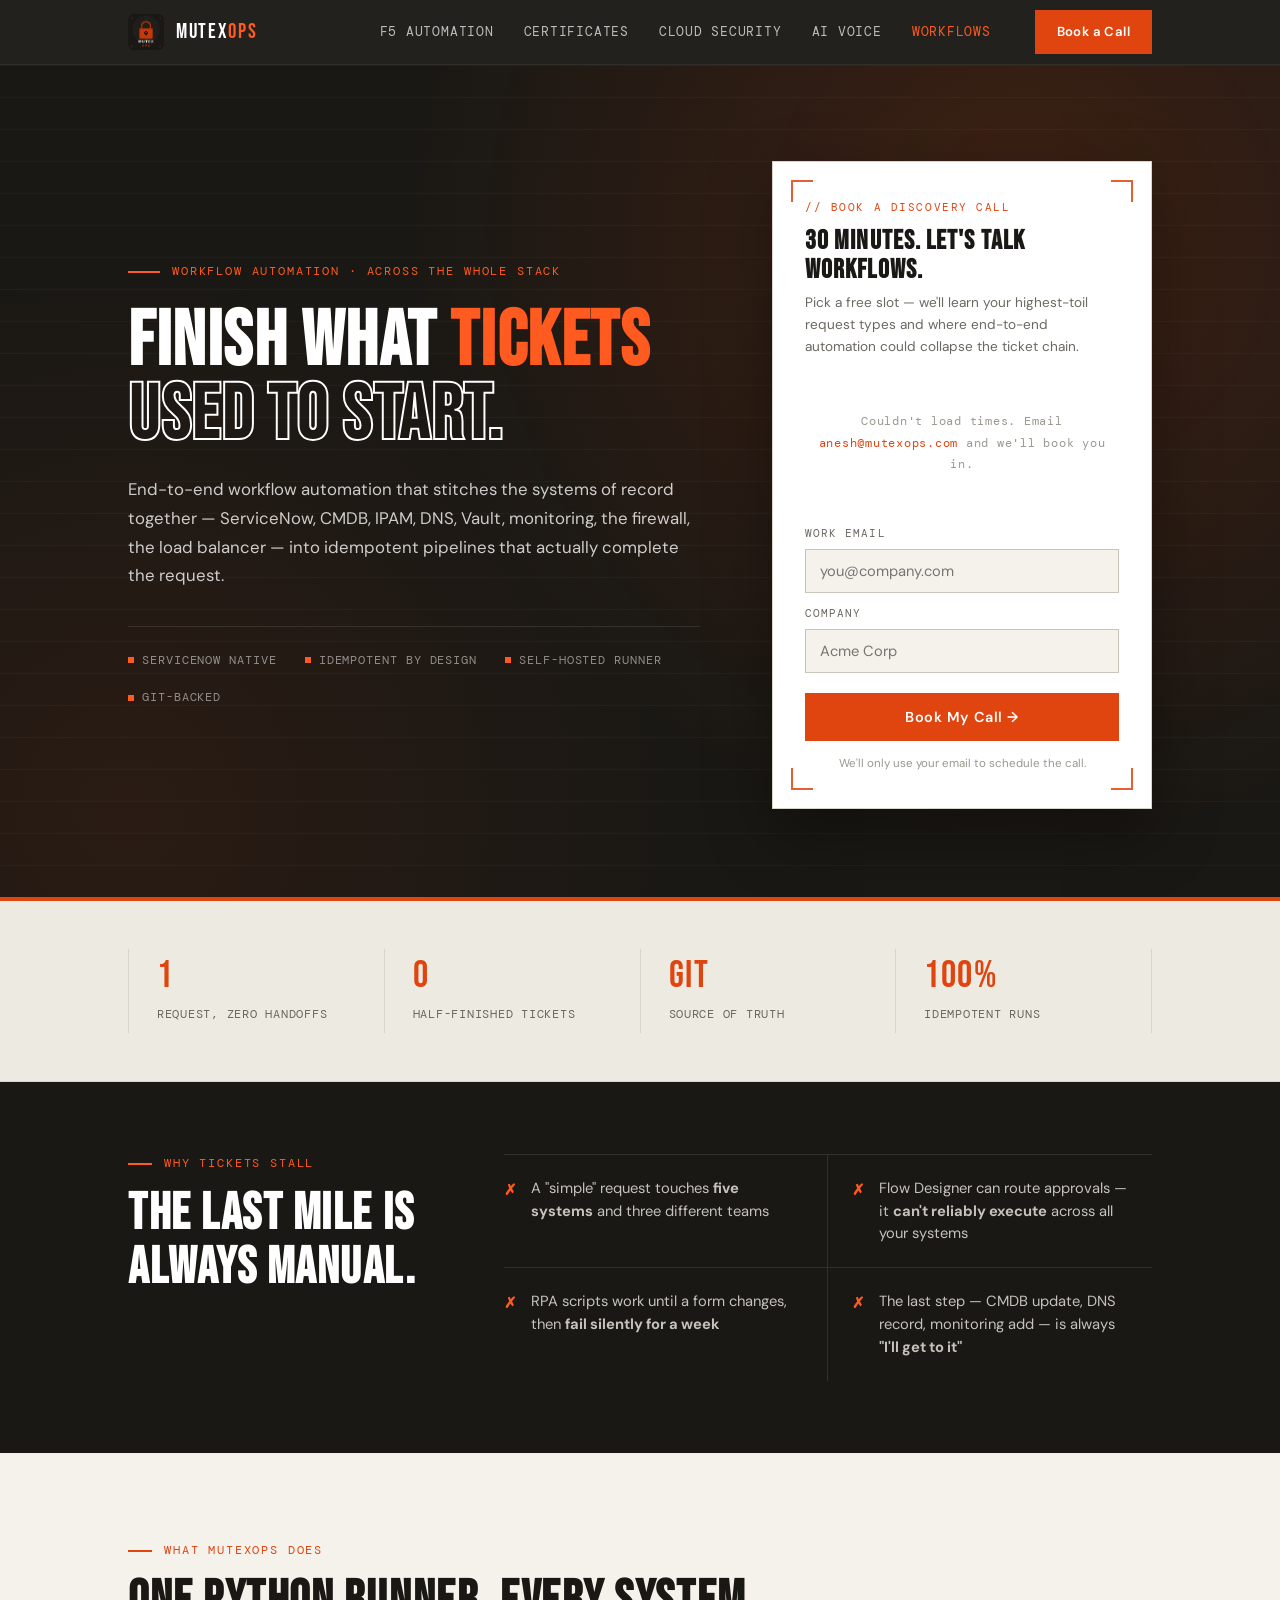
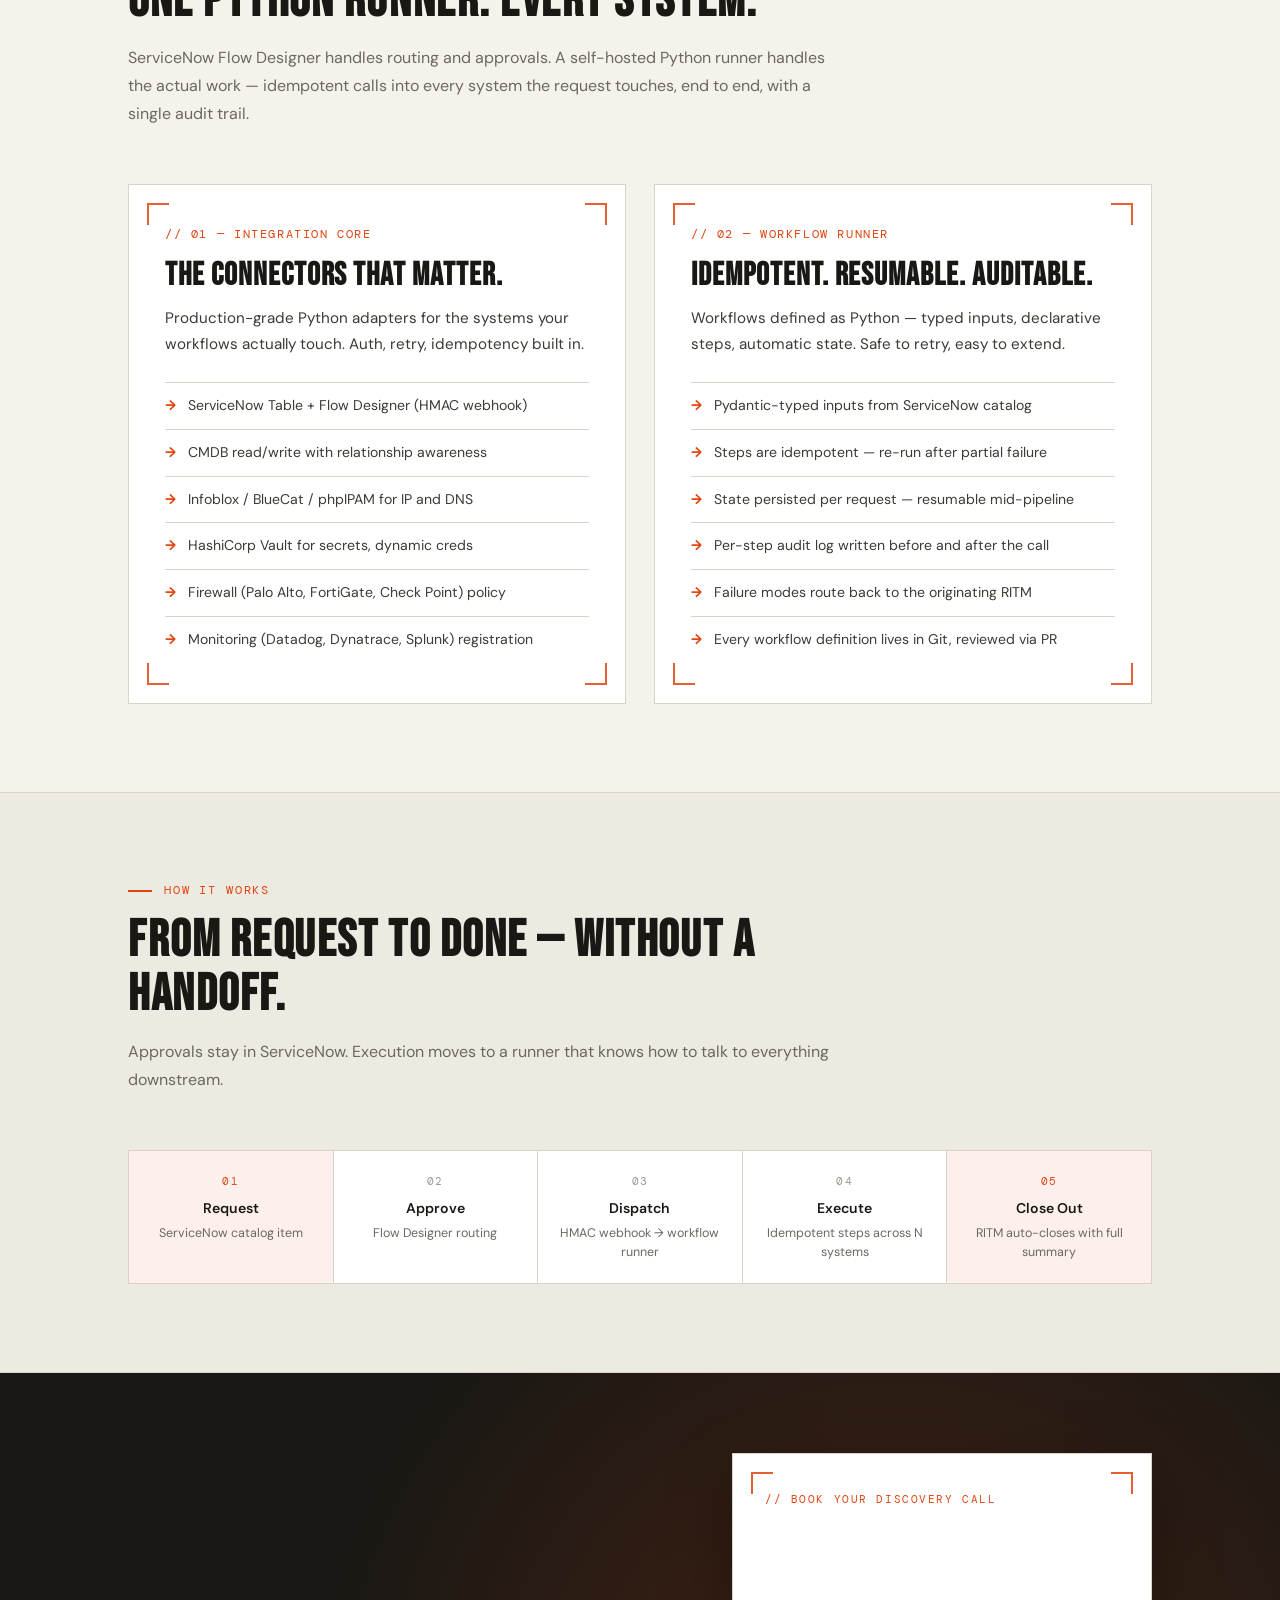
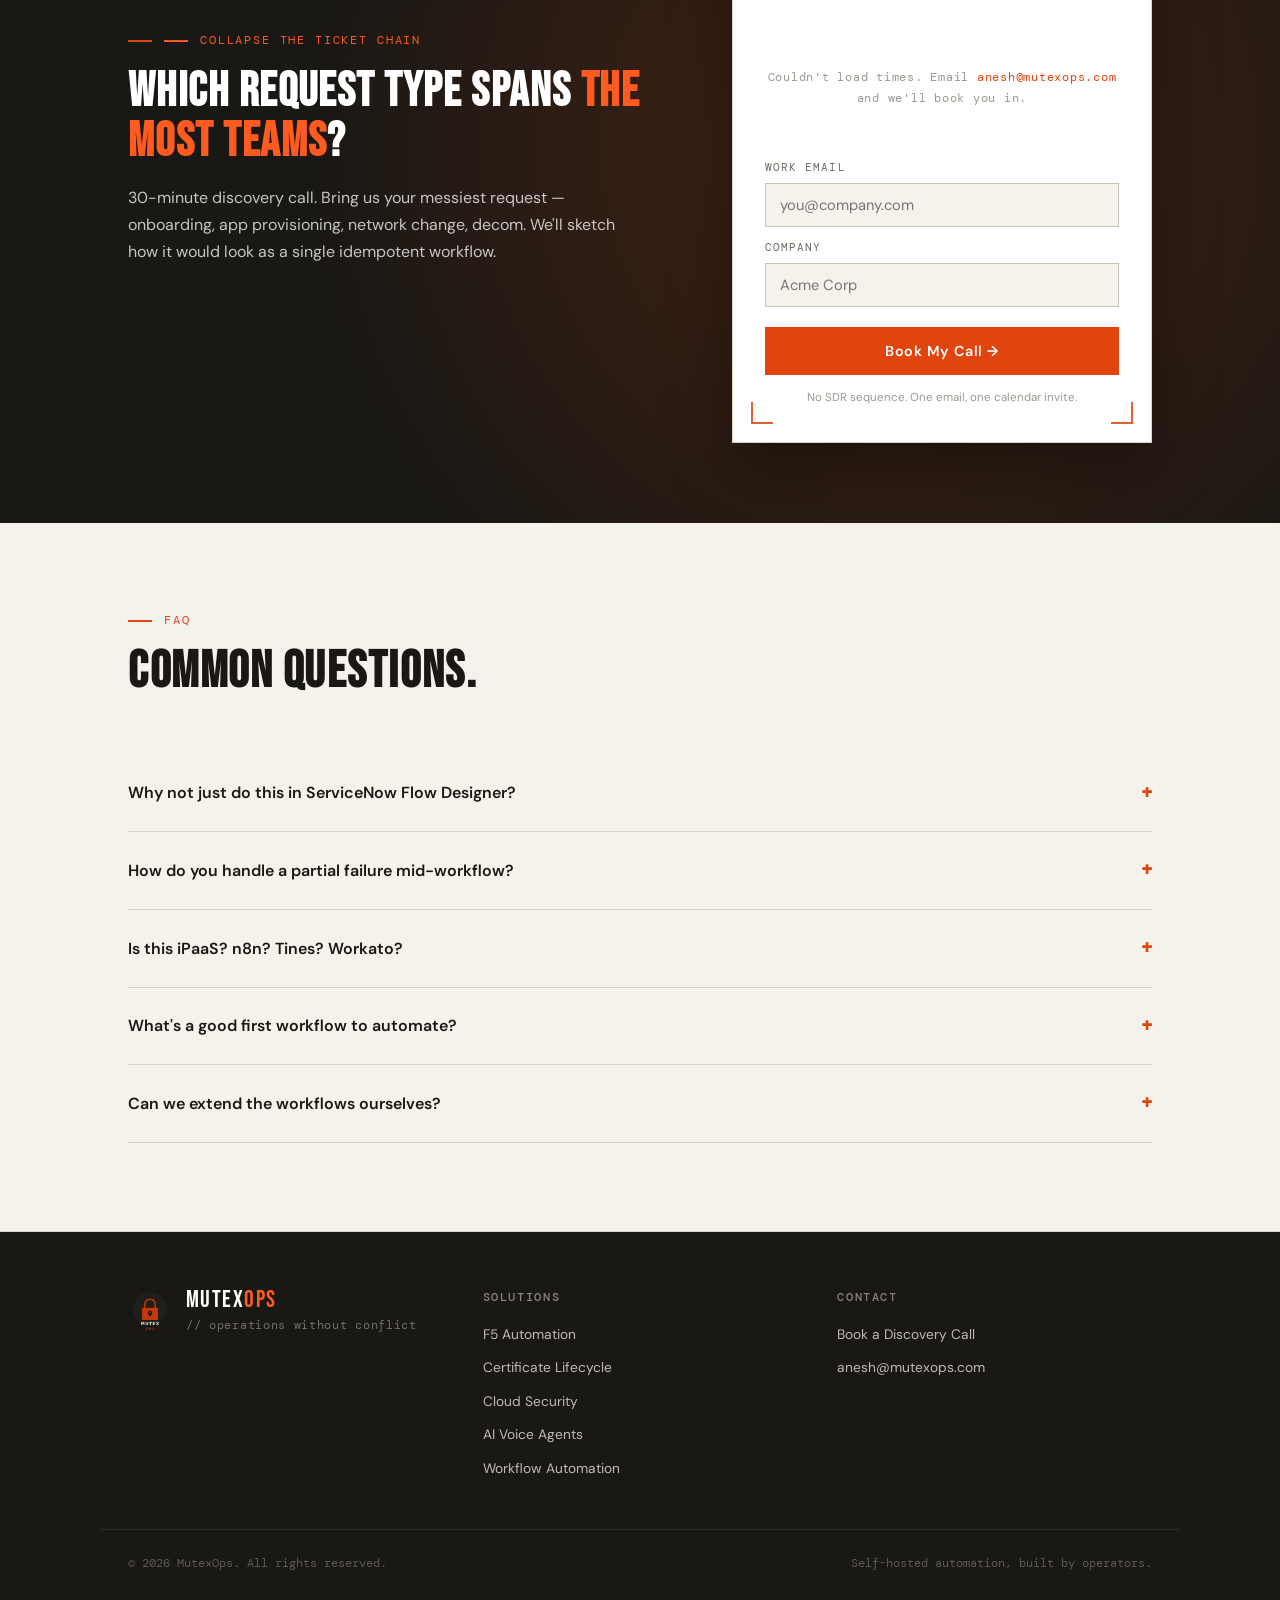
<file: workflow-automation.html>
<!DOCTYPE html>
<html lang="en">
<head>
  <meta charset="UTF-8">
  <meta name="viewport" content="width=device-width, initial-scale=1.0">

  <title>Workflow Automation for Enterprise IT | MutexOps</title>
  <meta name="description" content="Stitch ServiceNow, CMDB, IPAM, DNS, Vault, and monitoring into idempotent workflows that finish what tickets used to start. Python-driven, audit-ready.">
  <meta name="robots" content="index, follow">
  <meta name="author" content="MutexOps">
  <link rel="canonical" href="https://mutexops.com/workflow-automation.html">

  <meta property="og:type" content="website">
  <meta property="og:title" content="Workflow Automation for Enterprise IT | MutexOps">
  <meta property="og:description" content="Idempotent end-to-end workflows across ServiceNow, CMDB, IPAM, DNS, Vault, and monitoring.">
  <meta property="og:url" content="https://mutexops.com/workflow-automation.html">
  <meta property="og:image" content="https://mutexops.com/mutexops_logo.jpg">

  <link rel="icon" type="image/jpeg" href="mutexops_logo.jpg">

  <link rel="preconnect" href="https://fonts.googleapis.com">
  <link rel="preconnect" href="https://fonts.gstatic.com" crossorigin>
  <link href="https://fonts.googleapis.com/css2?family=DM+Mono:wght@400;500&family=Bebas+Neue&family=DM+Sans:wght@300;400;500;600;700&display=swap" rel="stylesheet">
  <link rel="stylesheet" href="assets/styles.css">
</head>
<body>

<nav aria-label="Main navigation">
  <div class="nav-inner">
    <a href="index.html" class="nav-brand">
      <img src="mutexops_logo.jpg" alt="MutexOps logo">
      <div class="nav-brand-text">MUTEX<span>OPS</span></div>
    </a>
    <div class="nav-links" id="nav-links">
      <a href="f5.html">F5 Automation</a>
      <a href="certificate-lifecycle.html">Certificates</a>
      <a href="cloud-security.html">Cloud Security</a>
      <a href="ai-voice-agents.html">AI Voice</a>
      <a href="workflow-automation.html" class="active">Workflows</a>
    </div>
    <button class="nav-toggle" aria-label="Toggle navigation">MENU</button>
    <a href="#demo" class="nav-cta">Book a Call</a>
  </div>
</nav>

<section class="hero">
  <div class="container hero-inner">
    <div>
      <div class="hero-eyebrow">
        <div class="hero-eyebrow-line"></div>
        <div class="hero-eyebrow-text">Workflow Automation · Across the Whole Stack</div>
      </div>

      <h1>
        Finish What <span class="accent">Tickets</span><br>
        <span class="outline">Used to Start.</span>
      </h1>

      <p class="hero-sub">
        End-to-end workflow automation that stitches the systems of record together — ServiceNow, CMDB, IPAM, DNS, Vault, monitoring, the firewall, the load balancer — into idempotent pipelines that actually complete the request.
      </p>

      <div class="hero-trust">
        <span>ServiceNow Native</span>
        <span>Idempotent by Design</span>
        <span>Self-Hosted Runner</span>
        <span>Git-Backed</span>
      </div>
    </div>

    <div class="capture-card" id="demo" data-card>
      <div class="brackets"><span></span></div>
      <div class="capture-eyebrow">// Book a Discovery Call</div>
      <h2>30 minutes. Let's talk workflows.</h2>
      <p>Pick a free slot — we'll learn your highest-toil request types and where end-to-end automation could collapse the ticket chain.</p>

      <div class="form-success" data-success></div>

      <div class="picker" data-picker>
        <div class="picker-loading">Loading available times…</div>
      </div>

      <form id="demo-form" novalidate onsubmit="return submitDemo(event, 'demo-form')" data-interest="workflow">
        <input type="hidden" name="slot" data-slot>
        <div class="form-row">
          <label for="email-1">Work Email</label>
          <input type="email" id="email-1" name="email" placeholder="you@company.com" required autocomplete="email">
        </div>
        <div class="form-row">
          <label for="company-1">Company</label>
          <input type="text" id="company-1" name="company" placeholder="Acme Corp" required>
        </div>
        <div class="form-error" data-error></div>
        <button type="submit" class="submit-btn">Book My Call →</button>
        <div class="form-fineprint">We'll only use your email to schedule the call.</div>
      </form>
    </div>
  </div>
</section>

<div class="outcomes">
  <div class="container">
    <div class="outcomes-grid">
      <div class="outcome">
        <div class="outcome-num"><span>1</span></div>
        <div class="outcome-label">Request, zero handoffs</div>
      </div>
      <div class="outcome">
        <div class="outcome-num"><span>0</span></div>
        <div class="outcome-label">Half-finished tickets</div>
      </div>
      <div class="outcome">
        <div class="outcome-num"><span>Git</span></div>
        <div class="outcome-label">Source of truth</div>
      </div>
      <div class="outcome">
        <div class="outcome-num"><span>100%</span></div>
        <div class="outcome-label">Idempotent runs</div>
      </div>
    </div>
  </div>
</div>

<section class="problem-strip">
  <div class="container">
    <div class="problem-grid">
      <div>
        <div class="section-label">Why Tickets Stall</div>
        <h2>The Last Mile Is Always Manual.</h2>
      </div>
      <ul class="pain-list">
        <li>
          <span class="pain-icon">✗</span>
          <span>A "simple" request touches <strong>five systems</strong> and three different teams</span>
        </li>
        <li>
          <span class="pain-icon">✗</span>
          <span>Flow Designer can route approvals — it <strong>can't reliably execute</strong> across all your systems</span>
        </li>
        <li>
          <span class="pain-icon">✗</span>
          <span>RPA scripts work until a form changes, then <strong>fail silently for a week</strong></span>
        </li>
        <li>
          <span class="pain-icon">✗</span>
          <span>The last step — CMDB update, DNS record, monitoring add — is always <strong>"I'll get to it"</strong></span>
        </li>
      </ul>
    </div>
  </div>
</section>

<section class="section" id="solution">
  <div class="container">
    <div class="section-header">
      <div class="section-label">What MutexOps Does</div>
      <h2>One Python Runner. Every System.</h2>
      <p class="section-desc">
        ServiceNow Flow Designer handles routing and approvals. A self-hosted Python runner handles the actual work — idempotent calls into every system the request touches, end to end, with a single audit trail.
      </p>
    </div>

    <div class="solution-grid">
      <div class="solution-card">
        <div class="brackets"><span></span></div>
        <div class="solution-card-num">// 01 — INTEGRATION CORE</div>
        <h3>The Connectors That Matter.</h3>
        <p class="lead">Production-grade Python adapters for the systems your workflows actually touch. Auth, retry, idempotency built in.</p>
        <ul>
          <li>ServiceNow Table + Flow Designer (HMAC webhook)</li>
          <li>CMDB read/write with relationship awareness</li>
          <li>Infoblox / BlueCat / phpIPAM for IP and DNS</li>
          <li>HashiCorp Vault for secrets, dynamic creds</li>
          <li>Firewall (Palo Alto, FortiGate, Check Point) policy</li>
          <li>Monitoring (Datadog, Dynatrace, Splunk) registration</li>
        </ul>
      </div>

      <div class="solution-card">
        <div class="brackets"><span></span></div>
        <div class="solution-card-num">// 02 — WORKFLOW RUNNER</div>
        <h3>Idempotent. Resumable. Auditable.</h3>
        <p class="lead">Workflows defined as Python — typed inputs, declarative steps, automatic state. Safe to retry, easy to extend.</p>
        <ul>
          <li>Pydantic-typed inputs from ServiceNow catalog</li>
          <li>Steps are idempotent — re-run after partial failure</li>
          <li>State persisted per request — resumable mid-pipeline</li>
          <li>Per-step audit log written before and after the call</li>
          <li>Failure modes route back to the originating RITM</li>
          <li>Every workflow definition lives in Git, reviewed via PR</li>
        </ul>
      </div>
    </div>
  </div>
</section>

<section class="section" style="background: var(--bg2);" id="how">
  <div class="container">
    <div class="section-header">
      <div class="section-label">How It Works</div>
      <h2>From Request to Done — Without a Handoff.</h2>
      <p class="section-desc">Approvals stay in ServiceNow. Execution moves to a runner that knows how to talk to everything downstream.</p>
    </div>

    <div class="flow-diagram" role="list" aria-label="Workflow automation pipeline">
      <div class="flow-step active" role="listitem">
        <div class="flow-step-num">01</div>
        <div class="flow-step-title">Request</div>
        <div class="flow-step-sub">ServiceNow catalog item</div>
      </div>
      <div class="flow-step" role="listitem">
        <div class="flow-step-num">02</div>
        <div class="flow-step-title">Approve</div>
        <div class="flow-step-sub">Flow Designer routing</div>
      </div>
      <div class="flow-step" role="listitem">
        <div class="flow-step-num">03</div>
        <div class="flow-step-title">Dispatch</div>
        <div class="flow-step-sub">HMAC webhook → workflow runner</div>
      </div>
      <div class="flow-step" role="listitem">
        <div class="flow-step-num">04</div>
        <div class="flow-step-title">Execute</div>
        <div class="flow-step-sub">Idempotent steps across N systems</div>
      </div>
      <div class="flow-step active" role="listitem">
        <div class="flow-step-num">05</div>
        <div class="flow-step-title">Close Out</div>
        <div class="flow-step-sub">RITM auto-closes with full summary</div>
      </div>
    </div>
  </div>
</section>

<section class="cta-banner" id="demo2">
  <div class="cta-banner-inner">
    <div>
      <div class="section-label" style="color: var(--accent3); margin-bottom: 16px;">
        <span style="background: var(--accent3); width: 24px; height: 2px;"></span>
        Collapse the Ticket Chain
      </div>
      <h2>Which request type spans <span class="accent">the most teams</span>?</h2>
      <p>30-minute discovery call. Bring us your messiest request — onboarding, app provisioning, network change, decom. We'll sketch how it would look as a single idempotent workflow.</p>
    </div>

    <div class="capture-card" data-card>
      <div class="brackets"><span></span></div>
      <div class="capture-eyebrow">// Book Your Discovery Call</div>
      <h2>Pick a time below.</h2>
      <p>One click. We'll follow up with a Teams invite.</p>

      <div class="form-success" data-success></div>

      <div class="picker" data-picker>
        <div class="picker-loading">Loading available times…</div>
      </div>

      <form id="demo-form-2" novalidate onsubmit="return submitDemo(event, 'demo-form-2')" data-interest="workflow">
        <input type="hidden" name="slot" data-slot>
        <div class="form-row">
          <label for="email-2">Work Email</label>
          <input type="email" id="email-2" name="email" placeholder="you@company.com" required autocomplete="email">
        </div>
        <div class="form-row">
          <label for="company-2">Company</label>
          <input type="text" id="company-2" name="company" placeholder="Acme Corp" required>
        </div>
        <div class="form-error" data-error></div>
        <button type="submit" class="submit-btn">Book My Call →</button>
        <div class="form-fineprint">No SDR sequence. One email, one calendar invite.</div>
      </form>
    </div>
  </div>
</section>

<section class="section" id="faq">
  <div class="container">
    <div class="section-header">
      <div class="section-label">FAQ</div>
      <h2>Common Questions.</h2>
    </div>

    <div itemscope itemtype="https://schema.org/FAQPage">
      <div class="faq-item" itemscope itemprop="mainEntity" itemtype="https://schema.org/Question">
        <div class="faq-q" onclick="toggleFaq(this)" role="button" tabindex="0" aria-expanded="false">
          <span itemprop="name">Why not just do this in ServiceNow Flow Designer?</span>
          <span class="faq-arrow">+</span>
        </div>
        <div class="faq-a" itemscope itemprop="acceptedAnswer" itemtype="https://schema.org/Answer">
          <p itemprop="text">Flow Designer is excellent for approval routing and ServiceNow-native steps. It's not great at idempotent retries across heterogeneous external systems, complex state, or testing in CI. We keep the routing in Flow Designer and move the execution to a Python runner that lives in Git, has unit tests, and can replay safely.</p>
        </div>
      </div>

      <div class="faq-item" itemscope itemprop="mainEntity" itemtype="https://schema.org/Question">
        <div class="faq-q" onclick="toggleFaq(this)" role="button" tabindex="0" aria-expanded="false">
          <span itemprop="name">How do you handle a partial failure mid-workflow?</span>
          <span class="faq-arrow">+</span>
        </div>
        <div class="faq-a" itemscope itemprop="acceptedAnswer" itemtype="https://schema.org/Answer">
          <p itemprop="text">Each step is idempotent and writes state before exit. A failure pauses the workflow at the last successful step. Re-dispatching the same request ID resumes from there — no duplicate work, no half-applied changes. For steps that can't be made idempotent (rare), we use compensating actions instead.</p>
        </div>
      </div>

      <div class="faq-item" itemscope itemprop="mainEntity" itemtype="https://schema.org/Question">
        <div class="faq-q" onclick="toggleFaq(this)" role="button" tabindex="0" aria-expanded="false">
          <span itemprop="name">Is this iPaaS? n8n? Tines? Workato?</span>
          <span class="faq-arrow">+</span>
        </div>
        <div class="faq-a" itemscope itemprop="acceptedAnswer" itemtype="https://schema.org/Answer">
          <p itemprop="text">It overlaps with iPaaS philosophically but the format is different: workflows are Python in Git, not a graphical canvas in a vendor UI. That trades a little visual approachability for far better testability, code review, and the ability to do non-trivial logic. Right call if your workflows are non-trivial and your team can read Python.</p>
        </div>
      </div>

      <div class="faq-item" itemscope itemprop="mainEntity" itemtype="https://schema.org/Question">
        <div class="faq-q" onclick="toggleFaq(this)" role="button" tabindex="0" aria-expanded="false">
          <span itemprop="name">What's a good first workflow to automate?</span>
          <span class="faq-arrow">+</span>
        </div>
        <div class="faq-a" itemscope itemprop="acceptedAnswer" itemtype="https://schema.org/Answer">
          <p itemprop="text">Usually app onboarding or new-server provisioning, because they touch the most systems and have the clearest before/after metrics. Other common starters: firewall rule requests, DNS record changes, decom workflows, AD group provisioning. We'll help you pick the one with the highest leverage during the discovery call.</p>
        </div>
      </div>

      <div class="faq-item" itemscope itemprop="mainEntity" itemtype="https://schema.org/Question">
        <div class="faq-q" onclick="toggleFaq(this)" role="button" tabindex="0" aria-expanded="false">
          <span itemprop="name">Can we extend the workflows ourselves?</span>
          <span class="faq-arrow">+</span>
        </div>
        <div class="faq-a" itemscope itemprop="acceptedAnswer" itemtype="https://schema.org/Answer">
          <p itemprop="text">Yes — that's the point. Workflows live in your Git repo. Your team writes new ones using the same connector library and step framework. We're around for new connectors, hard integrations, and architectural reviews, but day-to-day workflow authoring is yours.</p>
        </div>
      </div>
    </div>
  </div>
</section>

<footer>
  <div class="footer-inner">
    <div>
      <div class="footer-brand">
        <img src="mutexops_logo.jpg" alt="MutexOps logo">
        <div>
          <div class="footer-brand-text">MUTEX<span>OPS</span></div>
          <div class="footer-tagline">// operations without conflict</div>
        </div>
      </div>
    </div>
    <div class="footer-col">
      <h4>Solutions</h4>
      <ul>
        <li><a href="f5.html">F5 Automation</a></li>
        <li><a href="certificate-lifecycle.html">Certificate Lifecycle</a></li>
        <li><a href="cloud-security.html">Cloud Security</a></li>
        <li><a href="ai-voice-agents.html">AI Voice Agents</a></li>
        <li><a href="workflow-automation.html">Workflow Automation</a></li>
      </ul>
    </div>
    <div class="footer-col">
      <h4>Contact</h4>
      <ul>
        <li><a href="#demo">Book a Discovery Call</a></li>
        <li><a href="mailto:anesh@mutexops.com">anesh@mutexops.com</a></li>
      </ul>
    </div>
  </div>
  <div class="footer-bottom">
    <div class="footer-copy">© 2026 MutexOps. All rights reserved.</div>
    <div class="footer-copy">Self-hosted automation, built by operators.</div>
  </div>
</footer>

<script src="assets/booking.js"></script>
</body>
</html>
</file>
<file: assets/styles.css>
:root {
  --bg: #f5f2eb;
  --bg2: #edeae2;
  --surface: #ffffff;
  --border: #d8d4c8;
  --border2: #c8c4b8;
  --ink: #1a1814;
  --ink2: #3d3a34;
  --ink3: #6b6860;
  --ink4: #9b9890;
  --accent: #e04510;
  --accent2: #c8390a;
  --accent3: #ff5a1f;
  --accent-bg: rgba(224,69,16,0.08);
  --accent-border: rgba(224,69,16,0.25);
  --green: #2d6a4f;
  --green-bg: rgba(45,106,79,0.08);
  --font-display: 'Bebas Neue', sans-serif;
  --font-body: 'DM Sans', sans-serif;
  --font-mono: 'DM Mono', monospace;
}

*, *::before, *::after { box-sizing: border-box; margin: 0; padding: 0; }
html { scroll-behavior: smooth; }

body {
  background: var(--bg);
  color: var(--ink);
  font-family: var(--font-body);
  font-size: 15px;
  line-height: 1.7;
  -webkit-font-smoothing: antialiased;
}

a { color: var(--accent); text-decoration: none; }
a:hover { text-decoration: underline; }

.container { max-width: 1080px; margin: 0 auto; padding: 0 28px; position: relative; z-index: 1; }

/* Corner bracket motif */
.brackets {
  position: absolute;
  inset: 18px;
  pointer-events: none;
  z-index: 1;
}
.brackets::before, .brackets::after,
.brackets > span::before, .brackets > span::after {
  content: '';
  position: absolute;
  width: 22px;
  height: 22px;
  border: 2px solid var(--accent);
  opacity: 0.85;
}
.brackets::before { top: 0; left: 0; border-right: none; border-bottom: none; }
.brackets::after  { top: 0; right: 0; border-left: none; border-bottom: none; }
.brackets > span::before { bottom: 0; left: 0; border-right: none; border-top: none; }
.brackets > span::after  { bottom: 0; right: 0; border-left: none; border-top: none; }

/* NAV */
nav {
  position: sticky;
  top: 0;
  z-index: 100;
  background: rgba(26,24,20,0.96);
  border-bottom: 1px solid rgba(255,255,255,0.06);
  backdrop-filter: blur(12px);
}
.nav-inner {
  max-width: 1080px;
  margin: 0 auto;
  padding: 0 28px;
  display: flex;
  align-items: center;
  justify-content: space-between;
  height: 64px;
  gap: 24px;
}
.nav-brand {
  display: flex;
  align-items: center;
  gap: 12px;
}
.nav-brand img {
  width: 36px;
  height: 36px;
  border-radius: 6px;
  display: block;
}
.nav-brand-text {
  font-family: var(--font-display);
  font-size: 1.3rem;
  letter-spacing: 0.08em;
  color: #fff;
  line-height: 1;
}
.nav-brand-text span { color: var(--accent3); }

.nav-links {
  display: flex;
  align-items: center;
  gap: 6px;
  margin-left: auto;
  margin-right: 8px;
}
.nav-links a {
  color: rgba(255,255,255,0.7);
  font-size: 0.8rem;
  font-family: var(--font-mono);
  letter-spacing: 0.06em;
  text-transform: uppercase;
  padding: 8px 12px;
  border-radius: 2px;
  transition: color 0.15s, background 0.15s;
}
.nav-links a:hover {
  color: #fff;
  background: rgba(255,255,255,0.06);
  text-decoration: none;
}
.nav-links a.active { color: var(--accent3); }

.nav-cta {
  background: var(--accent);
  color: #fff !important;
  padding: 9px 20px;
  font-size: 0.82rem;
  font-weight: 600;
  letter-spacing: 0.03em;
  border: 2px solid var(--accent);
  transition: background 0.2s, border-color 0.2s;
  white-space: nowrap;
}
.nav-cta:hover { background: var(--accent3); border-color: var(--accent3); text-decoration: none; }

/* Mobile menu toggle */
.nav-toggle {
  display: none;
  background: transparent;
  border: 1px solid rgba(255,255,255,0.2);
  color: #fff;
  padding: 6px 10px;
  font-family: var(--font-mono);
  font-size: 0.78rem;
  cursor: pointer;
}

/* HERO */
.hero {
  background: var(--ink);
  color: #fff;
  padding: 96px 0 88px;
  position: relative;
  overflow: hidden;
  border-bottom: 4px solid var(--accent);
}
.hero::before {
  content: '';
  position: absolute;
  inset: 0;
  background-image: radial-gradient(circle at 80% 20%, rgba(224,69,16,0.18), transparent 50%),
                    radial-gradient(circle at 10% 90%, rgba(224,69,16,0.08), transparent 40%);
  pointer-events: none;
}
.hero::after {
  content: '';
  position: absolute;
  inset: 0;
  background-image: repeating-linear-gradient(
    0deg, transparent, transparent 31px,
    rgba(255,255,255,0.03) 31px, rgba(255,255,255,0.03) 32px
  );
  pointer-events: none;
}

.hero-inner {
  position: relative;
  z-index: 2;
  display: grid;
  grid-template-columns: 1fr 380px;
  gap: 72px;
  align-items: center;
}

.hero-inner.solo {
  grid-template-columns: 1fr;
  text-align: left;
  max-width: 880px;
}

.hero-eyebrow {
  display: flex;
  align-items: center;
  gap: 12px;
  margin-bottom: 24px;
}
.hero-eyebrow-line { width: 32px; height: 2px; background: var(--accent3); }
.hero-eyebrow-text {
  font-family: var(--font-mono);
  font-size: 0.72rem;
  color: var(--accent3);
  letter-spacing: 0.16em;
  text-transform: uppercase;
}

h1 {
  font-family: var(--font-display);
  font-size: clamp(2.8rem, 6vw, 5.2rem);
  line-height: 0.96;
  letter-spacing: 0.02em;
  color: #fff;
  margin-bottom: 22px;
}
h1 .accent { color: var(--accent3); }
h1 .outline {
  -webkit-text-stroke: 2px #fff;
  color: transparent;
}

.hero-sub {
  font-size: 1.05rem;
  color: rgba(255,255,255,0.78);
  max-width: 620px;
  line-height: 1.7;
  margin-bottom: 36px;
}

.hero-trust {
  display: flex;
  flex-wrap: wrap;
  gap: 18px 28px;
  margin-top: 28px;
  padding-top: 24px;
  border-top: 1px solid rgba(255,255,255,0.1);
}
.hero-trust span {
  font-family: var(--font-mono);
  font-size: 0.72rem;
  color: rgba(255,255,255,0.5);
  letter-spacing: 0.08em;
  text-transform: uppercase;
  display: flex;
  align-items: center;
  gap: 8px;
}
.hero-trust span::before {
  content: '';
  width: 6px; height: 6px;
  background: var(--accent3);
  display: inline-block;
}

.hero-cta-row {
  display: flex;
  gap: 14px;
  flex-wrap: wrap;
  margin-top: 8px;
}
.hero-cta {
  background: var(--accent);
  color: #fff !important;
  padding: 14px 26px;
  font-size: 0.9rem;
  font-weight: 600;
  letter-spacing: 0.04em;
  border: 2px solid var(--accent);
  transition: background 0.2s, border-color 0.2s;
}
.hero-cta:hover { background: var(--accent3); border-color: var(--accent3); text-decoration: none; }
.hero-cta.ghost {
  background: transparent;
  border-color: rgba(255,255,255,0.3);
}
.hero-cta.ghost:hover { background: rgba(255,255,255,0.06); border-color: #fff; }

/* Capture card */
.capture-card {
  position: relative;
  background: #fff;
  color: var(--ink);
  padding: 36px 32px;
  border: 1px solid var(--border);
  box-shadow: 0 24px 60px rgba(0,0,0,0.35);
}
.capture-eyebrow {
  font-family: var(--font-mono);
  font-size: 0.7rem;
  color: var(--accent);
  letter-spacing: 0.14em;
  text-transform: uppercase;
  margin-bottom: 10px;
}
.capture-card h2 {
  font-family: var(--font-display);
  font-size: 1.7rem;
  letter-spacing: 0.04em;
  line-height: 1.05;
  margin-bottom: 8px;
  color: var(--ink);
}
.capture-card p {
  font-size: 0.85rem;
  color: var(--ink3);
  margin-bottom: 22px;
  line-height: 1.6;
}
.form-row { margin-bottom: 12px; }
.form-row label {
  display: block;
  font-family: var(--font-mono);
  font-size: 0.66rem;
  color: var(--ink3);
  letter-spacing: 0.1em;
  text-transform: uppercase;
  margin-bottom: 6px;
}
.form-row input {
  width: 100%;
  padding: 11px 14px;
  font-family: var(--font-body);
  font-size: 0.92rem;
  border: 1.5px solid var(--border2);
  background: var(--bg);
  color: var(--ink);
  outline: none;
  transition: border-color 0.15s, background 0.15s;
}
.form-row input:focus {
  border-color: var(--accent);
  background: #fff;
}
.form-error {
  display: none;
  font-size: 0.78rem;
  color: var(--accent2);
  margin-top: 6px;
  font-family: var(--font-mono);
}
.form-error.visible { display: block; }
.submit-btn {
  width: 100%;
  background: var(--accent);
  color: #fff;
  padding: 13px 20px;
  font-family: var(--font-body);
  font-size: 0.9rem;
  font-weight: 600;
  letter-spacing: 0.04em;
  border: 2px solid var(--accent);
  cursor: pointer;
  margin-top: 8px;
  transition: background 0.2s, transform 0.15s;
}
.submit-btn:hover { background: var(--accent3); border-color: var(--accent3); transform: translateY(-1px); }
.form-fineprint {
  font-size: 0.72rem;
  color: var(--ink4);
  text-align: center;
  margin-top: 14px;
  line-height: 1.5;
}
.form-success {
  display: none;
  padding: 20px;
  background: var(--green-bg);
  border: 1px solid rgba(45,106,79,0.25);
  color: var(--green);
  font-size: 0.88rem;
  text-align: center;
  line-height: 1.6;
}
.form-success.visible { display: block; }
.capture-card.booked .picker,
.capture-card.booked form { display: none; }

/* Picker */
.picker { margin: 4px 0 18px; }
.picker-tz {
  font-family: var(--font-mono);
  font-size: 0.66rem;
  color: var(--ink4);
  letter-spacing: 0.1em;
  text-transform: uppercase;
  margin-bottom: 10px;
}
.picker-loading, .picker-empty {
  padding: 32px 0;
  text-align: center;
  color: var(--ink4);
  font-family: var(--font-mono);
  font-size: 0.78rem;
  letter-spacing: 0.06em;
}
.date-strip {
  display: flex;
  gap: 6px;
  overflow-x: auto;
  padding-bottom: 8px;
  margin-bottom: 12px;
  scrollbar-width: thin;
}
.date-pill {
  flex-shrink: 0;
  min-width: 64px;
  padding: 8px 10px;
  border: 1.5px solid var(--border2);
  background: #fff;
  cursor: pointer;
  text-align: center;
  font-family: var(--font-body);
  transition: border-color 0.15s, background 0.15s;
}
.date-pill:hover { border-color: var(--ink3); }
.date-pill .day {
  font-family: var(--font-mono);
  font-size: 0.62rem;
  color: var(--ink4);
  letter-spacing: 0.12em;
  text-transform: uppercase;
}
.date-pill .num {
  font-family: var(--font-display);
  font-size: 1.5rem;
  color: var(--ink);
  line-height: 1;
  margin: 3px 0;
  letter-spacing: 0.02em;
}
.date-pill .mon {
  font-family: var(--font-mono);
  font-size: 0.6rem;
  color: var(--ink3);
  letter-spacing: 0.1em;
  text-transform: uppercase;
}
.date-pill.active {
  border-color: var(--accent);
  background: var(--accent-bg);
}
.date-pill.active .num,
.date-pill.active .mon { color: var(--accent); }

.time-chips {
  display: grid;
  grid-template-columns: repeat(3, 1fr);
  gap: 6px;
  max-height: 168px;
  overflow-y: auto;
  padding-right: 2px;
}
.time-chip {
  padding: 9px 6px;
  border: 1.5px solid var(--border2);
  background: #fff;
  cursor: pointer;
  font-family: var(--font-mono);
  font-size: 0.78rem;
  color: var(--ink2);
  text-align: center;
  transition: border-color 0.15s, background 0.15s, color 0.15s;
}
.time-chip:hover { border-color: var(--ink3); }
.time-chip.active {
  border-color: var(--accent);
  background: var(--accent-bg);
  color: var(--accent);
  font-weight: 600;
}

/* Outcomes strip */
.outcomes {
  background: var(--bg2);
  border-bottom: 1px solid var(--border);
  padding: 48px 0;
}
.outcomes-grid {
  display: grid;
  grid-template-columns: repeat(4, 1fr);
  gap: 0;
  border-left: 1px solid var(--border);
}
.outcome {
  padding: 8px 28px;
  border-right: 1px solid var(--border);
}
.outcome-num {
  font-family: var(--font-display);
  font-size: 2.4rem;
  letter-spacing: 0.04em;
  color: var(--ink);
  line-height: 1;
}
.outcome-num span { color: var(--accent); }
.outcome-label {
  font-size: 0.78rem;
  color: var(--ink3);
  text-transform: uppercase;
  letter-spacing: 0.06em;
  margin-top: 8px;
  font-family: var(--font-mono);
}

/* Sections */
.section { padding: 88px 0; border-bottom: 1px solid var(--border); position: relative; }
.section-header {
  max-width: 720px;
  margin-bottom: 56px;
}
.section-label {
  font-family: var(--font-mono);
  font-size: 0.72rem;
  color: var(--accent);
  letter-spacing: 0.16em;
  text-transform: uppercase;
  margin-bottom: 14px;
  display: flex;
  align-items: center;
  gap: 12px;
}
.section-label::before {
  content: '';
  width: 24px; height: 2px;
  background: var(--accent);
}
h2 {
  font-family: var(--font-display);
  font-size: clamp(2rem, 4vw, 3.2rem);
  letter-spacing: 0.03em;
  line-height: 1.05;
  color: var(--ink);
  margin-bottom: 16px;
}
.section-desc {
  color: var(--ink3);
  font-size: 1rem;
  line-height: 1.75;
}

/* Problem strip */
.problem-strip {
  background: var(--ink);
  color: var(--bg);
  padding: 72px 0;
}
.problem-grid {
  display: grid;
  grid-template-columns: 320px 1fr;
  gap: 56px;
  align-items: start;
}
.problem-strip .section-label { color: var(--accent3); }
.problem-strip .section-label::before { background: var(--accent3); }
.problem-strip h2 { color: #fff; }
.pain-list { list-style: none; display: grid; grid-template-columns: 1fr 1fr; gap: 0; }
.pain-list li {
  padding: 22px 24px 22px 0;
  border-top: 1px solid rgba(255,255,255,0.1);
  font-size: 0.92rem;
  color: rgba(245,242,235,0.78);
  line-height: 1.55;
  display: flex;
  gap: 14px;
  align-items: flex-start;
}
.pain-list li:nth-child(odd) { border-right: 1px solid rgba(255,255,255,0.1); padding-right: 24px; }
.pain-list li:nth-child(even) { padding-left: 24px; }
.pain-icon {
  color: var(--accent3);
  font-family: var(--font-mono);
  font-weight: 700;
  flex-shrink: 0;
  margin-top: 2px;
}

/* Solution cards */
.solution-grid {
  display: grid;
  grid-template-columns: 1fr 1fr;
  gap: 28px;
}
.solution-card {
  background: var(--surface);
  border: 1px solid var(--border);
  padding: 40px 36px;
  position: relative;
  transition: transform 0.2s, box-shadow 0.2s;
}
.solution-card:hover {
  transform: translateY(-2px);
  box-shadow: 0 16px 40px rgba(26,24,20,0.08);
}
.solution-card-num {
  font-family: var(--font-mono);
  font-size: 0.72rem;
  color: var(--accent);
  letter-spacing: 0.14em;
  margin-bottom: 14px;
}
.solution-card h3 {
  font-family: var(--font-display);
  font-size: 2rem;
  letter-spacing: 0.03em;
  line-height: 1.05;
  margin-bottom: 14px;
  color: var(--ink);
}
.solution-card p.lead {
  color: var(--ink2);
  font-size: 0.95rem;
  line-height: 1.7;
  margin-bottom: 24px;
}
.solution-card ul {
  list-style: none;
  border-top: 1px solid var(--border);
}
.solution-card ul li {
  padding: 12px 0;
  border-bottom: 1px solid var(--border);
  font-size: 0.88rem;
  color: var(--ink2);
  display: flex;
  gap: 12px;
  align-items: flex-start;
  line-height: 1.55;
}
.solution-card ul li:last-child { border-bottom: none; }
.solution-card ul li::before {
  content: '→';
  color: var(--accent);
  font-weight: 700;
  flex-shrink: 0;
}

/* Solutions hub grid (homepage) */
.hub-grid {
  display: grid;
  grid-template-columns: repeat(3, 1fr);
  gap: 24px;
}
.hub-grid .hub-card.wide { grid-column: span 3; }
.hub-card {
  background: var(--surface);
  border: 1px solid var(--border);
  padding: 36px 32px;
  position: relative;
  display: flex;
  flex-direction: column;
  transition: transform 0.2s, box-shadow 0.2s, border-color 0.2s;
  text-decoration: none !important;
  color: inherit;
}
.hub-card:hover {
  transform: translateY(-3px);
  box-shadow: 0 18px 44px rgba(26,24,20,0.10);
  border-color: var(--accent-border);
}
.hub-card-tag {
  font-family: var(--font-mono);
  font-size: 0.66rem;
  color: var(--accent);
  letter-spacing: 0.14em;
  margin-bottom: 16px;
  text-transform: uppercase;
}
.hub-card h3 {
  font-family: var(--font-display);
  font-size: 1.8rem;
  letter-spacing: 0.03em;
  line-height: 1.05;
  margin-bottom: 12px;
  color: var(--ink);
}
.hub-card p {
  color: var(--ink3);
  font-size: 0.92rem;
  line-height: 1.65;
  margin-bottom: 22px;
  flex: 1;
}
.hub-card-arrow {
  font-family: var(--font-mono);
  font-size: 0.78rem;
  color: var(--accent);
  letter-spacing: 0.1em;
  text-transform: uppercase;
  display: inline-flex;
  align-items: center;
  gap: 8px;
  margin-top: auto;
}
.hub-card-arrow::after { content: '→'; transition: transform 0.2s; }
.hub-card:hover .hub-card-arrow::after { transform: translateX(4px); }

/* Flow diagram */
.flow-diagram {
  display: flex;
  align-items: stretch;
  gap: 0;
  margin-top: 16px;
  overflow-x: auto;
  border: 1px solid var(--border);
  background: var(--surface);
}
.flow-step {
  flex: 1;
  min-width: 140px;
  padding: 22px 18px;
  text-align: center;
  position: relative;
  border-right: 1px solid var(--border);
}
.flow-step:last-child { border-right: none; }
.flow-step-num {
  font-family: var(--font-mono);
  font-size: 0.66rem;
  color: var(--ink4);
  letter-spacing: 0.14em;
  margin-bottom: 8px;
}
.flow-step-title {
  font-family: var(--font-body);
  font-size: 0.88rem;
  font-weight: 600;
  color: var(--ink);
  margin-bottom: 6px;
  line-height: 1.35;
}
.flow-step-sub {
  font-size: 0.78rem;
  color: var(--ink3);
  line-height: 1.5;
}
.flow-step.active { background: var(--accent-bg); }
.flow-step.active .flow-step-num { color: var(--accent); }

/* CTA banner */
.cta-banner {
  background: var(--ink);
  color: #fff;
  padding: 80px 0;
  position: relative;
  overflow: hidden;
}
.cta-banner::before {
  content: '';
  position: absolute;
  inset: 0;
  background-image: radial-gradient(circle at 70% 50%, rgba(224,69,16,0.22), transparent 60%);
}
.cta-banner-inner {
  position: relative;
  z-index: 2;
  max-width: 1080px;
  margin: 0 auto;
  padding: 0 28px;
  display: grid;
  grid-template-columns: 1fr 420px;
  gap: 64px;
  align-items: center;
}
.cta-banner h2 {
  color: #fff;
  font-size: clamp(2rem, 4vw, 3rem);
  margin-bottom: 16px;
}
.cta-banner h2 .accent { color: var(--accent3); }
.cta-banner p {
  color: rgba(255,255,255,0.75);
  font-size: 1rem;
  max-width: 520px;
  line-height: 1.7;
}

/* FAQ */
.faq-item { border-bottom: 1px solid var(--border); }
.faq-q {
  padding: 22px 0;
  font-size: 1rem;
  font-weight: 600;
  cursor: pointer;
  display: flex;
  justify-content: space-between;
  align-items: center;
  color: var(--ink);
  user-select: none;
  gap: 16px;
}
.faq-q:hover { color: var(--accent); }
.faq-arrow {
  color: var(--accent);
  font-size: 1.2rem;
  transition: transform 0.25s;
  flex-shrink: 0;
  font-family: var(--font-mono);
}
.faq-item.open .faq-arrow { transform: rotate(45deg); }
.faq-a { max-height: 0; overflow: hidden; transition: max-height 0.3s ease; }
.faq-a p {
  padding-bottom: 24px;
  color: var(--ink3);
  font-size: 0.92rem;
  line-height: 1.8;
}
.faq-item.open .faq-a { max-height: 600px; }

/* Footer */
footer {
  padding: 56px 0 40px;
  background: var(--ink);
  color: var(--bg);
}
.footer-inner {
  max-width: 1080px;
  margin: 0 auto;
  padding: 0 28px;
  display: grid;
  grid-template-columns: 1fr 1fr 1fr;
  gap: 40px;
  align-items: start;
}
.footer-brand { display: flex; align-items: center; gap: 14px; }
.footer-brand img { width: 44px; height: 44px; border-radius: 6px; }
.footer-brand-text {
  font-family: var(--font-display);
  font-size: 1.5rem;
  letter-spacing: 0.06em;
  color: #fff;
  line-height: 1;
}
.footer-brand-text span { color: var(--accent3); }
.footer-tagline {
  font-size: 0.72rem;
  color: rgba(245,242,235,0.4);
  margin-top: 4px;
  font-family: var(--font-mono);
  letter-spacing: 0.06em;
}
.footer-col h4 {
  font-family: var(--font-mono);
  font-size: 0.72rem;
  color: rgba(245,242,235,0.5);
  letter-spacing: 0.14em;
  text-transform: uppercase;
  margin-bottom: 14px;
  font-weight: 500;
}
.footer-col ul { list-style: none; }
.footer-col li { margin-bottom: 8px; }
.footer-col a {
  color: rgba(245,242,235,0.75);
  font-size: 0.86rem;
}
.footer-col a:hover { color: var(--accent3); }
.footer-bottom {
  max-width: 1080px;
  margin: 40px auto 0;
  padding: 24px 28px 0;
  border-top: 1px solid rgba(255,255,255,0.08);
  display: flex;
  justify-content: space-between;
  flex-wrap: wrap;
  gap: 12px;
}
.footer-copy { color: rgba(245,242,235,0.3); font-size: 0.72rem; font-family: var(--font-mono); }

code {
  font-family: var(--font-mono);
  font-size: 0.84em;
  background: rgba(224,69,16,0.08);
  border: 1px solid rgba(224,69,16,0.18);
  color: var(--accent2);
  padding: 1px 6px;
}

@media (max-width: 900px) {
  .nav-links { display: none; position: absolute; top: 64px; left: 0; right: 0; background: var(--ink); flex-direction: column; align-items: stretch; padding: 12px 20px; border-bottom: 1px solid rgba(255,255,255,0.1); gap: 0; }
  .nav-links.open { display: flex; }
  .nav-links a { padding: 12px 8px; border-bottom: 1px solid rgba(255,255,255,0.05); }
  .nav-toggle { display: inline-block; }
  .hero-inner { grid-template-columns: 1fr; gap: 48px; }
  .capture-card { max-width: 480px; }
  .problem-grid { grid-template-columns: 1fr; gap: 32px; }
  .pain-list { grid-template-columns: 1fr; }
  .pain-list li:nth-child(odd) { border-right: none; padding-right: 0; }
  .pain-list li:nth-child(even) { padding-left: 0; }
  .solution-grid { grid-template-columns: 1fr; }
  .hub-grid { grid-template-columns: 1fr; }
  .hub-grid .hub-card.wide { grid-column: span 1; }
  .outcomes-grid { grid-template-columns: 1fr 1fr; }
  .cta-banner-inner { grid-template-columns: 1fr; gap: 40px; }
  .footer-inner { grid-template-columns: 1fr; gap: 28px; }
}
@media (max-width: 560px) {
  h1 { font-size: 2.6rem; }
  .outcomes-grid { grid-template-columns: 1fr; }
  .nav-cta { display: none; }
}
</file>
